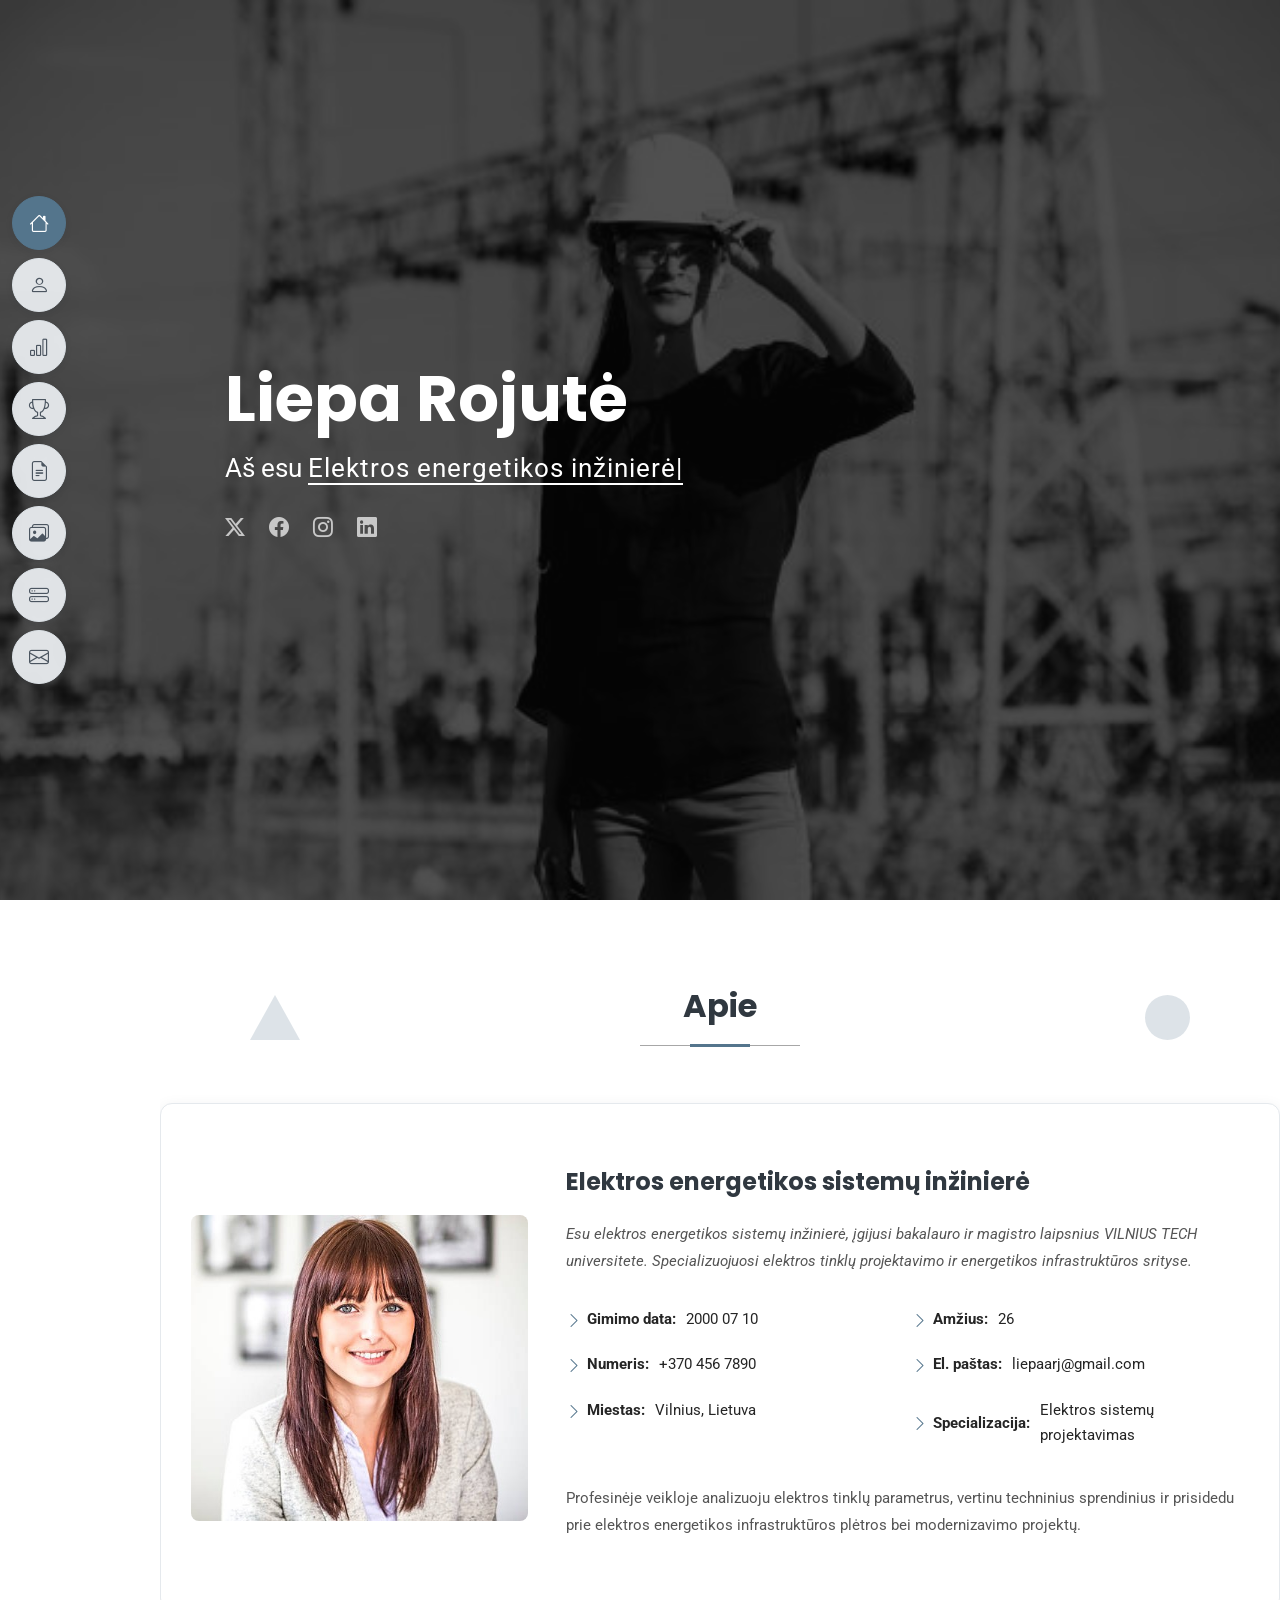
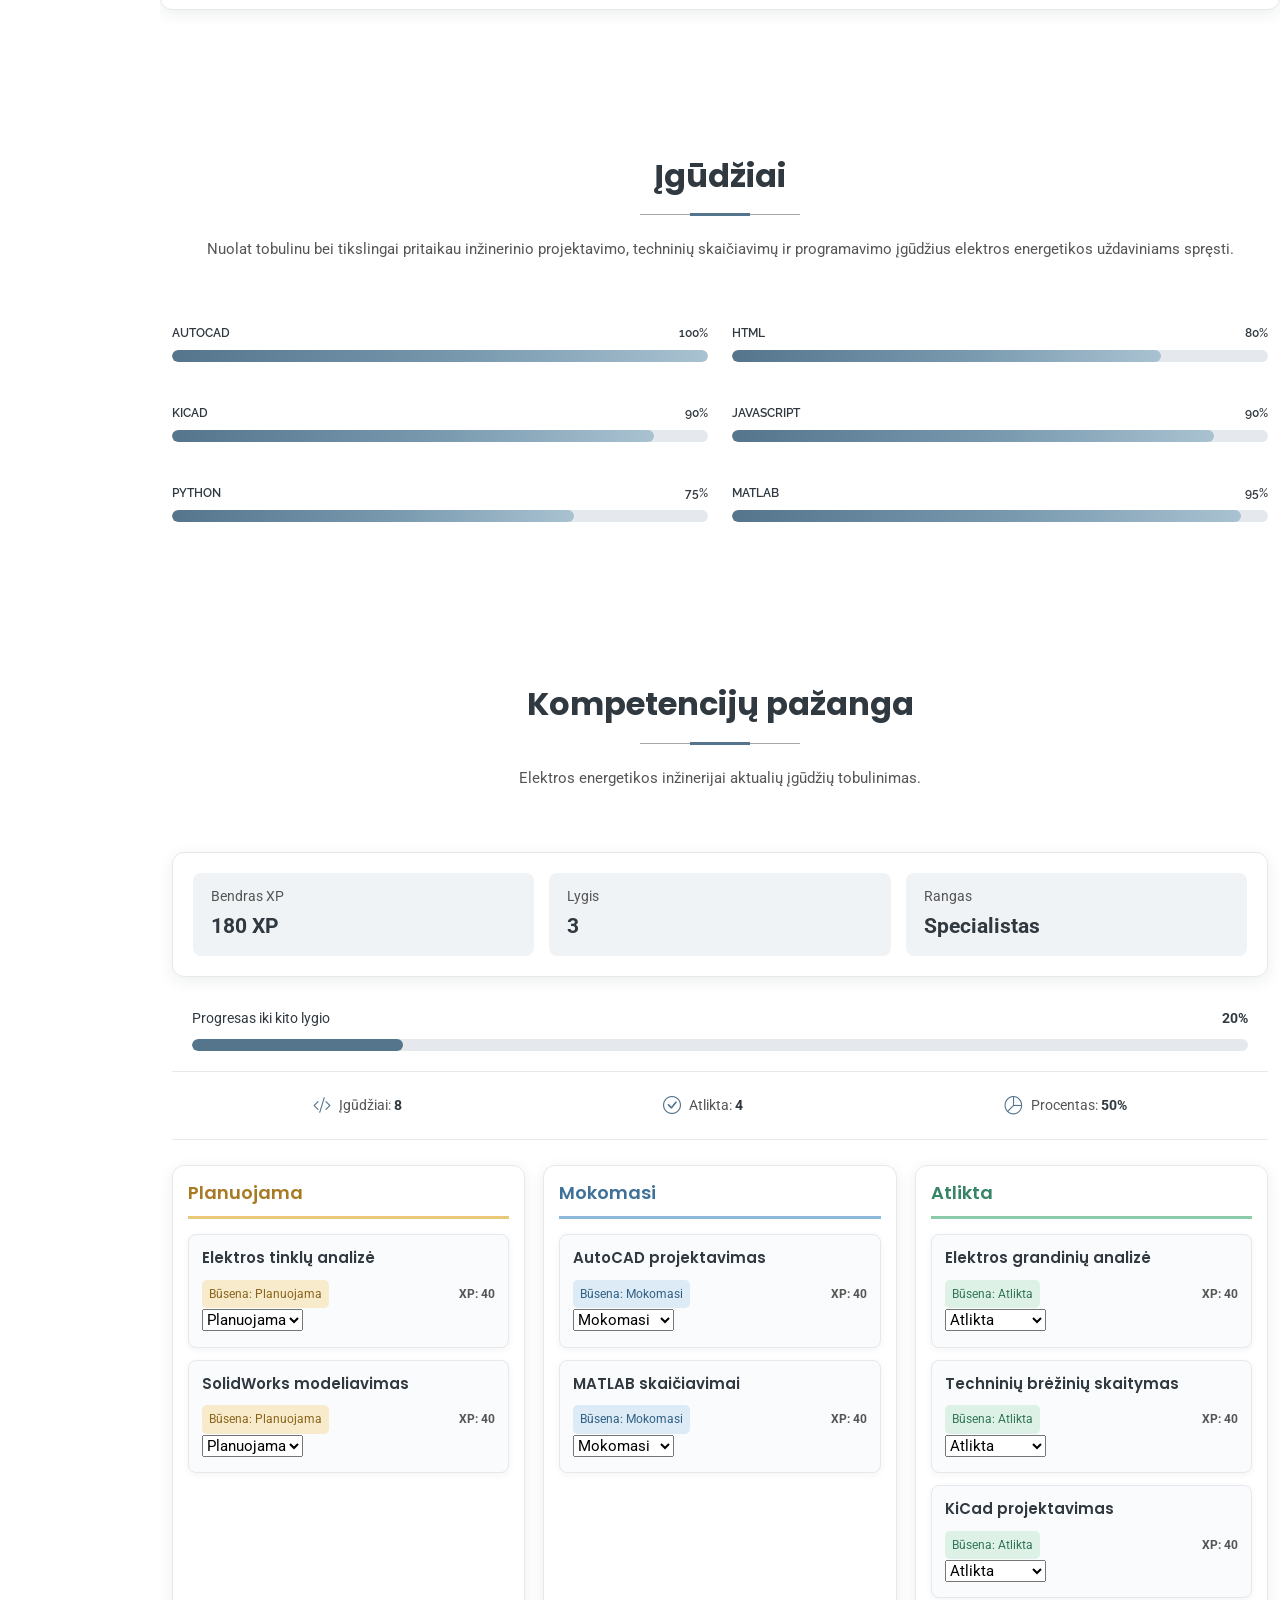
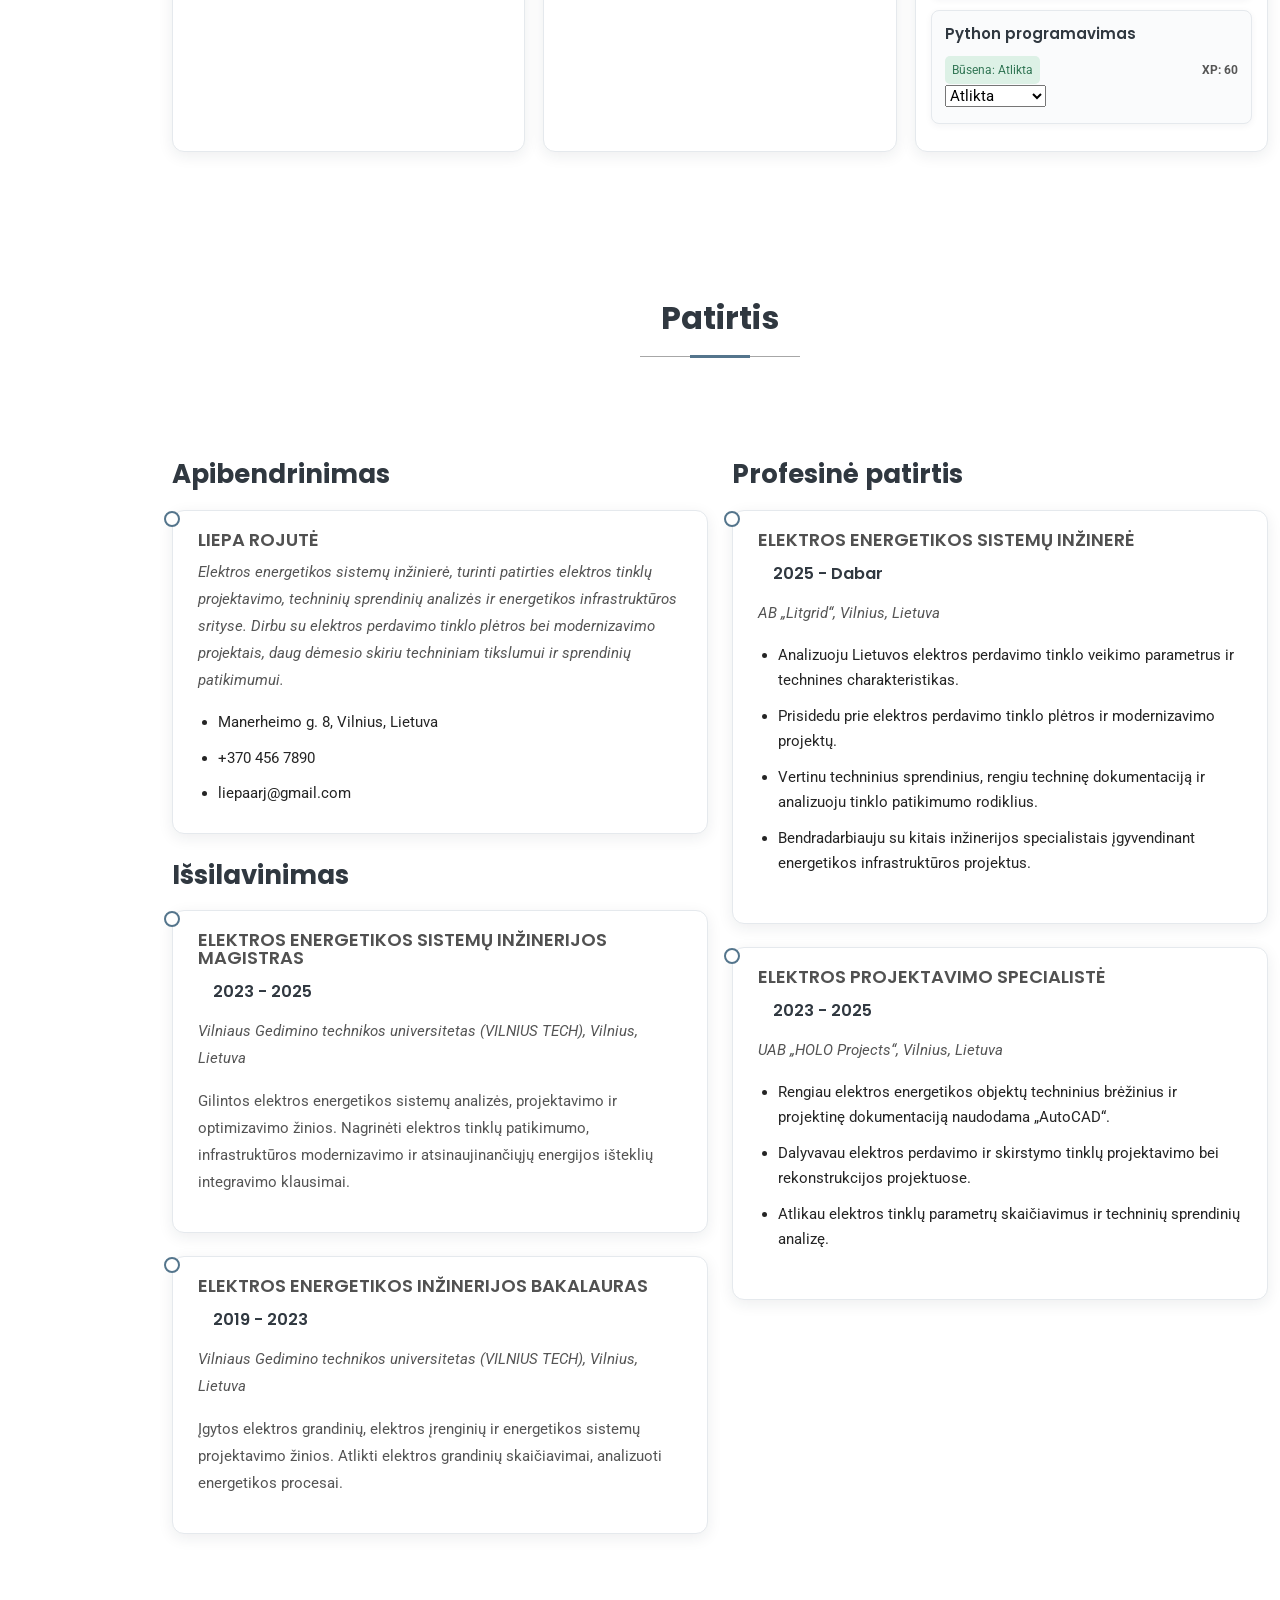
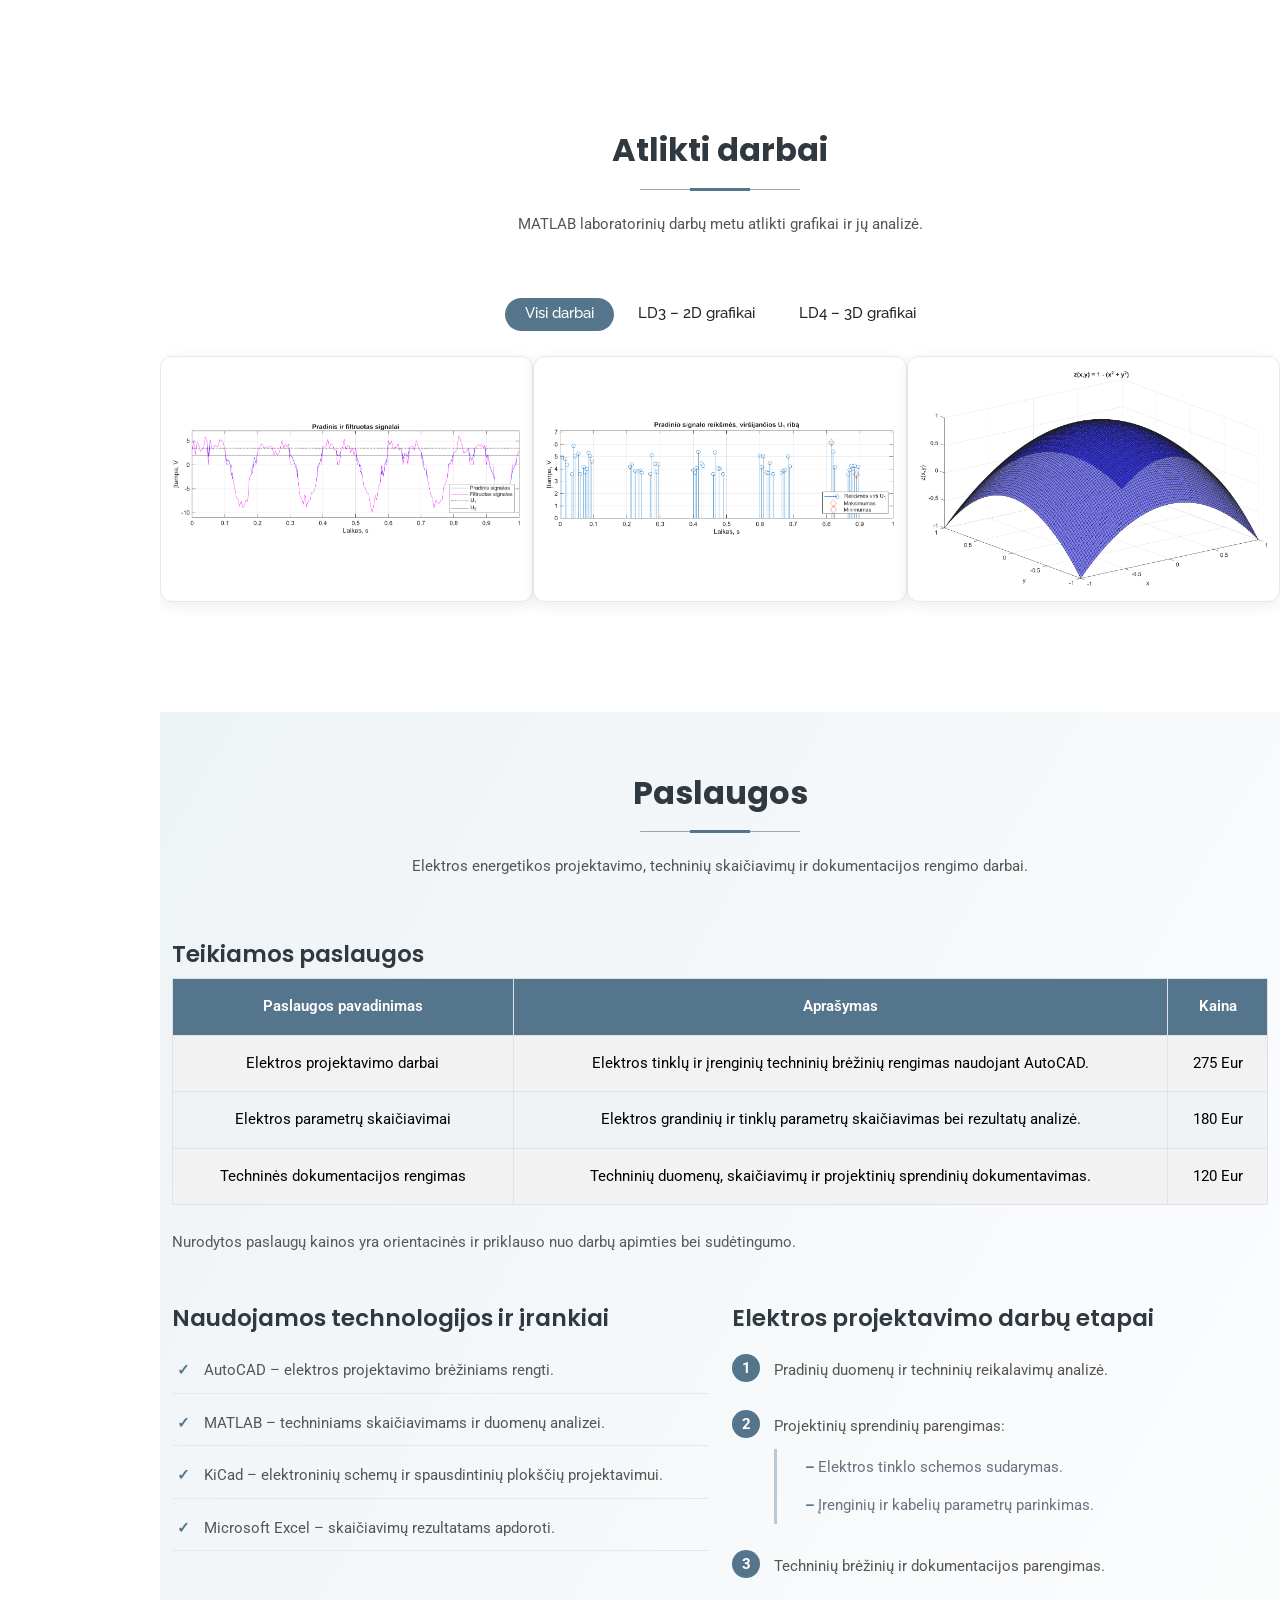
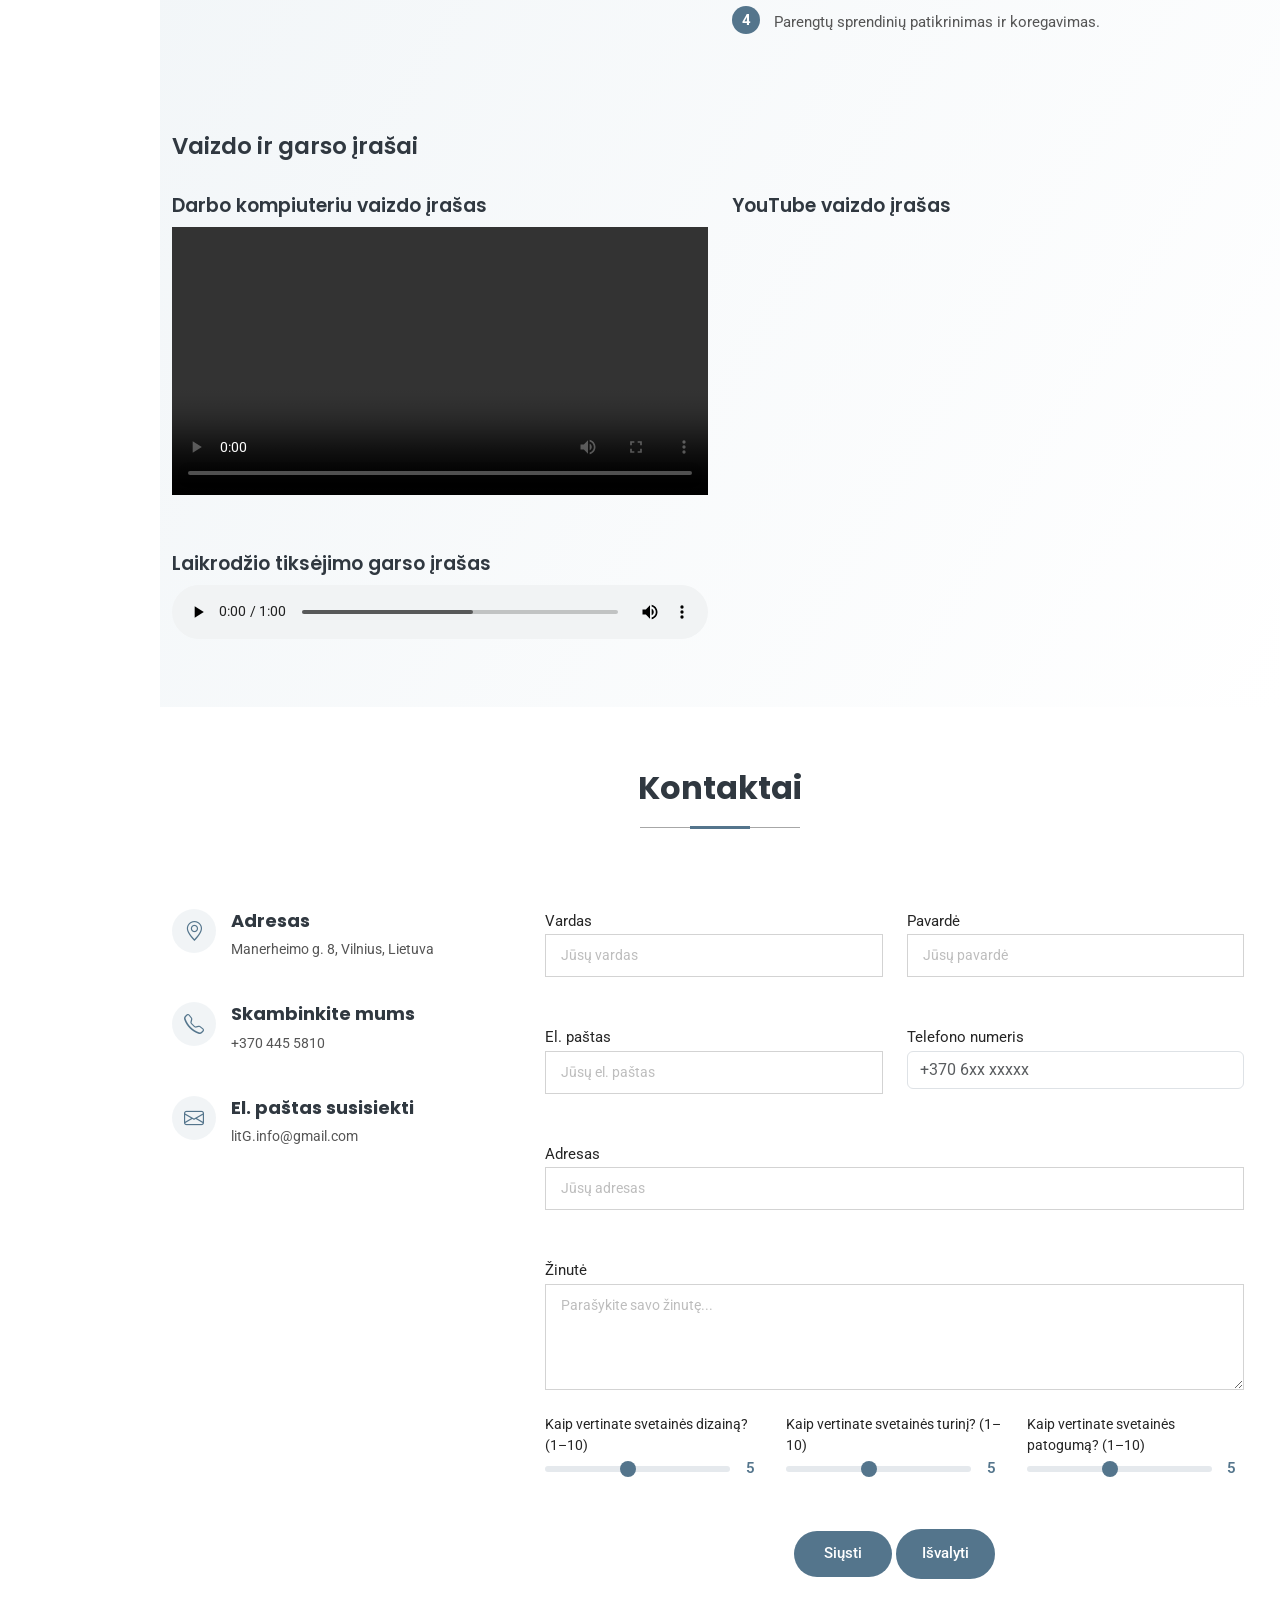
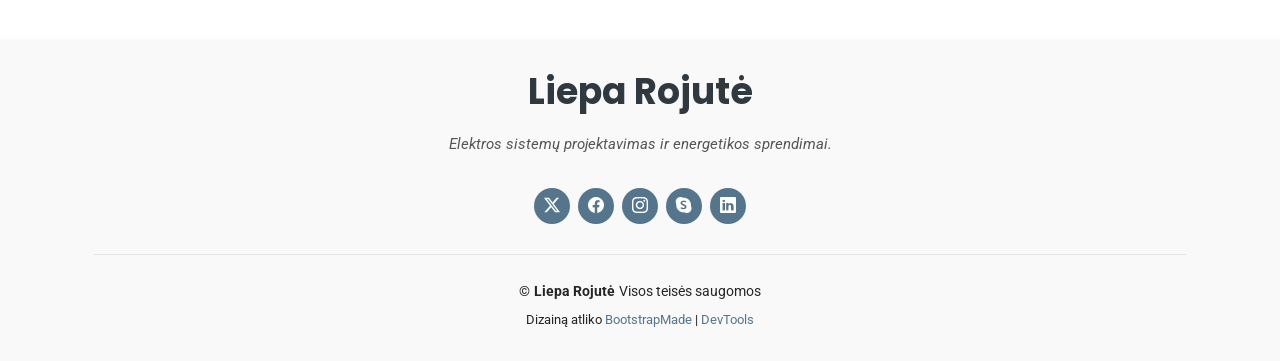
<file: index.html>
<!DOCTYPE html>
<html lang="lt">

<head>
  <meta charset="UTF-8">
  <meta content="width=device-width, initial-scale=1.0" name="viewport">
  <title>Mano CV</title>
  <meta name="author" content="Liepa Rojutė">
  <meta name="description" content="Liepos Rojutės CV puslapis">

  <!-- Favicons -->
  <link href="assets/img/logg.png" rel="icon">
  <link href="assets/img/apple-touch-icon.png" rel="apple-touch-icon">

  <!-- Fonts -->
  <link href="https://fonts.googleapis.com" rel="preconnect">
  <link href="https://fonts.gstatic.com" rel="preconnect" crossorigin>
  <link href="https://fonts.googleapis.com/css2?family=Roboto:ital,wght@0,100;0,300;0,400;0,500;0,700;0,900;1,100;1,300;1,400;1,500;1,700;1,900&family=Poppins:ital,wght@0,100;0,200;0,300;0,400;0,500;0,600;0,700;0,800;0,900;1,100;1,200;1,300;1,400;1,500;1,600;1,700;1,800;1,900&family=Raleway:ital,wght@0,100;0,200;0,300;0,400;0,500;0,600;0,700;0,800;0,900;1,100;1,200;1,300;1,400;1,500;1,600;1,700;1,800;1,900&display=swap" rel="stylesheet">

  <!-- Vendor CSS Files -->
  <link href="assets/vendor/bootstrap/css/bootstrap.min.css" rel="stylesheet">
  <link href="assets/vendor/bootstrap-icons/bootstrap-icons.css" rel="stylesheet">
  <link href="assets/vendor/aos/aos.css" rel="stylesheet">
  <link href="assets/vendor/glightbox/css/glightbox.min.css" rel="stylesheet">
  <link href="assets/vendor/swiper/swiper-bundle.min.css" rel="stylesheet">

  <!-- Main CSS File -->
  <link href="assets/css/main.css" rel="stylesheet">

  <!-- Custom CSS File -->
<link href="assets/css/custom.css" rel="stylesheet">

  <!-- =======================================================
  * Template Name: MyResume
  * Template URL: https://bootstrapmade.com/free-html-bootstrap-template-my-resume/
  * Updated: Jun 29 2024 with Bootstrap v5.3.3
  * Author: BootstrapMade.com
  * License: https://bootstrapmade.com/license/
  ======================================================== -->
</head>

<body class="index-page">

  <header id="header" class="header d-flex flex-column justify-content-center">

    <i class="header-toggle d-xl-none bi bi-list"></i>

    <nav id="navmenu" class="navmenu">
      <ul>
        <li><a href="#hero" class="active"><i class="bi bi-house navicon"></i><span>Pagrindinis</span></a></li>
        <li><a href="#about"><i class="bi bi-person navicon"></i><span>Apie</span></a></li>
        <li><a href="#skills"><i class="bi bi-bar-chart navicon"></i><span>Įgūdžiai</span></a></li>
        <li><a href="#competencies"><i class="bi bi-trophy navicon"></i><span>Kompetencijos</span></a></li>
        <li><a href="#resume"><i class="bi bi-file-earmark-text navicon"></i><span>Patirtis</span></a></li>
        <li><a href="#portfolio"><i class="bi bi-images navicon"></i><span>Portfolio</span></a></li>
        <li><a href="#services"><i class="bi bi-hdd-stack navicon"></i><span>Paslaugos</span></a></li>
        <li><a href="#contact"><i class="bi bi-envelope navicon"></i><span>Kontaktai</span></a></li>
      </ul>
    </nav>

  </header>

  <main class="main">

    <!-- Hero Section -->
    <section id="hero" class="hero section dark-background">

      <img src="assets/img/eng.jpg" alt="Pagrindinio puslapio fonas">

      <div class="container" data-aos="zoom-out">
        <div class="row justify-content-center">
          <div class="col-lg-9">
            <h2>Liepa Rojutė</h2>
            <p>Aš esu <span class="typed" data-typed-items="Elektros energetikos inžinierė, Atsinaujinančios energetikos specialistė, Elektros sistemų ir tinklų specialistė">Elektros energetikos inžinierė</span><span class="typed-cursor typed-cursor--blink" aria-hidden="true"></span></p>
            <div class="social-links">
              <a href="#"><i class="bi bi-twitter-x"></i></a>
              <a href="#"><i class="bi bi-facebook"></i></a>
              <a href="#"><i class="bi bi-instagram"></i></a>
              <a href="#"><i class="bi bi-linkedin"></i></a>
            </div>
          </div>
        </div>
      </div>

    </section><!-- /Hero Section -->

    <!-- About Section -->
    <section id="about" class="about section">
    
    <div class="about-shapes">
        <span class="about-circle"></span>
        <span class="about-triangle"></span>
    </div>

      <!-- Section Title -->
      <div class="container section-title" data-aos="fade-up">
        <h2>Apie</h2>
      </div><!-- End Section Title -->

      <div class="container" data-aos="fade-up" data-aos-delay="100">

        <div class="row gy-4 justify-content-center">
          <div class="col-lg-4">
            <img src="assets/img/smile.jpg" class="img-fluid" alt="Elektros energetikos sistemų inžinierės (Mano) portretas">
          </div>
          <div class="col-lg-8 content">
            <h2>Elektros energetikos sistemų inžinierė</h2>
            <p class="fst-italic py-3">
              Esu elektros energetikos sistemų inžinierė, įgijusi bakalauro ir magistro laipsnius VILNIUS TECH universitete. Specializuojuosi elektros tinklų projektavimo ir energetikos infrastruktūros srityse.
            </p>
            <div class="row">
              <div class="col-lg-6">
                <ul>
                  <li><i class="bi bi-chevron-right"></i> <strong>Gimimo data:</strong> <span>2000 07 10</span></li>
                  <li><i class="bi bi-chevron-right"></i> <strong>Numeris:</strong> <span>+370 456 7890</span></li>
                  <li><i class="bi bi-chevron-right"></i> <strong>Miestas:</strong> <span>Vilnius, Lietuva</span></li>
                </ul>
              </div>
              <div class="col-lg-6">
                <ul>
                  <li><i class="bi bi-chevron-right"></i> <strong>Amžius:</strong> <span>26</span></li>
                  <li><i class="bi bi-chevron-right"></i> <strong>El. paštas:</strong> <span>liepaarj@gmail.com</span></li>
                  <li><i class="bi bi-chevron-right"></i> <strong>Specializacija:</strong> <span>Elektros sistemų projektavimas</span></li>
                </ul>
              </div>
            </div>
            <p class="py-3">
              Profesinėje veikloje analizuoju elektros tinklų parametrus, vertinu techninius sprendinius ir prisidedu prie elektros energetikos infrastruktūros plėtros bei modernizavimo projektų.
            </p>
          </div>
        </div>

      </div>

    </section><!-- /About Section -->

    <!-- Skills Section -->
    <section id="skills" class="skills section">

      <!-- Section Title -->
      <div class="container section-title" data-aos="fade-up">
        <h2>Įgūdžiai</h2>
        <p>Nuolat tobulinu bei tikslingai pritaikau inžinerinio projektavimo, techninių skaičiavimų ir programavimo įgūdžius elektros energetikos uždaviniams spręsti.</p>
      </div><!-- End Section Title -->

      <div class="container" data-aos="fade-up" data-aos-delay="100">

        <div class="row skills-content skills-animation">

          <div class="col-lg-6">

            <div class="progress">
              <span class="skill"><span>AutoCAD</span> <i class="val">100%</i></span>
              <div class="progress-bar-wrap">
                <div class="progress-bar" role="progressbar" aria-valuenow="100" aria-valuemin="0" aria-valuemax="100"></div>
              </div>
            </div><!-- End Skills Item -->

            <div class="progress">
              <span class="skill"><span>KiCAD</span> <i class="val">90%</i></span>
              <div class="progress-bar-wrap">
                <div class="progress-bar" role="progressbar" aria-valuenow="90" aria-valuemin="0" aria-valuemax="100"></div>
              </div>
            </div><!-- End Skills Item -->

            <div class="progress">
              <span class="skill"><span>Python</span> <i class="val">75%</i></span>
              <div class="progress-bar-wrap">
                <div class="progress-bar" role="progressbar" aria-valuenow="75" aria-valuemin="0" aria-valuemax="100"></div>
              </div>
            </div><!-- End Skills Item -->

          </div>

          <div class="col-lg-6">

            <div class="progress">
              <span class="skill"><span>HTML</span> <i class="val">80%</i></span>
              <div class="progress-bar-wrap">
                <div class="progress-bar" role="progressbar" aria-valuenow="80" aria-valuemin="0" aria-valuemax="100"></div>
              </div>
            </div><!-- End Skills Item -->

            <div class="progress">
              <span class="skill"><span>JavaScript</span> <i class="val">90%</i></span>
              <div class="progress-bar-wrap">
                <div class="progress-bar" role="progressbar" aria-valuenow="90" aria-valuemin="0" aria-valuemax="100"></div>
              </div>
            </div><!-- End Skills Item -->

            <div class="progress">
              <span class="skill"><span>MATLAB</span> <i class="val">95%</i></span>
              <div class="progress-bar-wrap">
                <div class="progress-bar" role="progressbar" aria-valuenow="95" aria-valuemin="0" aria-valuemax="100"></div>
              </div>
            </div><!-- End Skills Item -->

          </div>

        </div>

      </div>

    </section><!-- /Skills Section -->


<!-- Competencies Section -->
<section id="competencies" class="competencies section">

  <div class="container section-title">
    <h2>Kompetencijų pažanga</h2>
    <p>Elektros energetikos inžinerijai aktualių įgūdžių tobulinimas.</p>
  </div>

  <div class="container">

    <!-- XP, Level and Rank -->
    <div class="competency-summary">

      <div class="summary-item">
        <span>Bendras XP</span>
        <strong id="total-xp">180 XP</strong>
      </div>

      <div class="summary-item">
        <span>Lygis</span>
        <strong id="current-level">3</strong>
      </div>

      <div class="summary-item">
        <span>Rangas</span>
        <strong id="current-rank">Specialistas</strong>
      </div>

    </div>

    <!-- XP Progress -->
    <div class="xp-progress">

      <div class="xp-progress-heading">
        <span>Progresas iki kito lygio</span>
        <strong id="xp-progress-percent">20%</strong>
      </div>

      <div class="xp-progress-bar">
        <div class="xp-progress-fill" id="xp-progress-fill"></div>
      </div>

    </div>

    <!-- Skills Statistics -->
    <div class="competency-stats">

      <div class="stat-item">
        <i class="bi bi-code-slash"></i>
        <span>Įgūdžiai: <strong id="skills-total-count">8</strong></span>
      </div>

      <div class="stat-item">
        <i class="bi bi-check-circle"></i>
        <span>Atlikta: <strong id="skills-completed-count">4</strong></span>
      </div>

      <div class="stat-item">
        <i class="bi bi-pie-chart"></i>
        <span>Procentas: <strong id="skills-completed-percent">50%</strong></span>
      </div>

    </div>


    <!-- Skill Kanban Board -->
    <div class="skill-board">

      <!-- Planned -->
      <div class="skill-column planned">
        <h3>Planuojama</h3>
      </div>

      <!-- Learning -->
      <div class="skill-column learning">
        <h3>Mokomasi</h3>
      </div>

      <!-- Completed -->
      <div class="skill-column completed">
        <h3>Atlikta</h3>
      </div>

    </div>


</section>
<!-- /Competencies Section -->


    <!-- Resume Section -->
    <section id="resume" class="resume section">

      <!-- Section Title -->
      <div class="container section-title" data-aos="fade-up">
        <h2>Patirtis</h2>
      </div><!-- End Section Title -->

      <div class="container">

        <div class="row">

          <div class="col-lg-6" data-aos="fade-up" data-aos-delay="100">
            <h3 class="resume-title">Apibendrinimas</h3>

            <div class="resume-item pb-0">
              <h4>Liepa Rojutė</h4>
              <p><em>Elektros energetikos sistemų inžinierė, turinti patirties elektros tinklų projektavimo, techninių sprendinių analizės ir energetikos infrastruktūros srityse. Dirbu su elektros perdavimo tinklo plėtros bei modernizavimo projektais, daug dėmesio skiriu techniniam tikslumui ir sprendinių patikimumui.</em></p>
              <ul>
                <li>Manerheimo g. 8, Vilnius, Lietuva</li>
                <li>+370 456 7890</li>
                <li>liepaarj@gmail.com</li>
              </ul>
            </div><!-- End Resume Item -->

            <h3 class="resume-title">Išsilavinimas</h3>
            <div class="resume-item">
              <h4>ELEKTROS ENERGETIKOS SISTEMŲ INŽINERIJOS MAGISTRAS</h4>
              <h5>2023 - 2025</h5>
              <p><em>Vilniaus Gedimino technikos universitetas (VILNIUS TECH), Vilnius, Lietuva</em></p>
              <p>Gilintos elektros energetikos sistemų analizės, projektavimo ir optimizavimo žinios. Nagrinėti elektros tinklų patikimumo, infrastruktūros modernizavimo ir atsinaujinančiųjų energijos išteklių integravimo klausimai.</p>
            </div><!-- End Resume Item -->

            <div class="resume-item">
              <h4>ELEKTROS ENERGETIKOS INŽINERIJOS BAKALAURAS</h4>
              <h5>2019 - 2023</h5>
              <p><em>Vilniaus Gedimino technikos universitetas (VILNIUS TECH), Vilnius, Lietuva</em></p>
              <p>Įgytos elektros grandinių, elektros įrenginių ir energetikos sistemų projektavimo žinios. Atlikti elektros grandinių skaičiavimai, analizuoti energetikos procesai.</p>
            </div><!-- End Resume Item -->

          </div>

          <div class="col-lg-6" data-aos="fade-up" data-aos-delay="200">
            <h3 class="resume-title">Profesinė patirtis</h3>
            <div class="resume-item">
              <h4>ELEKTROS ENERGETIKOS SISTEMŲ INŽINERĖ</h4>
              <h5>2025 - Dabar</h5>
              <p><em>AB „Litgrid“, Vilnius, Lietuva</em></p>
              <ul>
                <li>Analizuoju Lietuvos elektros perdavimo tinklo veikimo parametrus ir technines charakteristikas.</li>
                <li>Prisidedu prie elektros perdavimo tinklo plėtros ir modernizavimo projektų.</li>
                <li>Vertinu techninius sprendinius, rengiu techninę dokumentaciją ir analizuoju tinklo patikimumo rodiklius.</li>
                <li>Bendradarbiauju su kitais inžinerijos specialistais įgyvendinant energetikos infrastruktūros projektus.</li>
              </ul>
            </div><!-- End Resume Item -->

            <div class="resume-item">
              <h4>ELEKTROS PROJEKTAVIMO SPECIALISTĖ</h4>
              <h5>2023 - 2025</h5>
              <p><em>UAB „HOLO Projects“, Vilnius, Lietuva</em></p>
              <ul>
                <li>Rengiau elektros energetikos objektų techninius brėžinius ir projektinę dokumentaciją naudodama „AutoCAD“.</li>
                <li>Dalyvavau elektros perdavimo ir skirstymo tinklų projektavimo bei rekonstrukcijos projektuose.</li>
                <li>Atlikau elektros tinklų parametrų skaičiavimus ir techninių sprendinių analizę.</li>
              </ul>
            </div><!-- End Resume Item -->

          </div>

        </div>

      </div>

    </section><!-- /Resume Section -->

    <!-- Portfolio Section -->
    <section id="portfolio" class="portfolio section">

      <!-- Section Title -->
      <div class="container section-title" data-aos="fade-up">
        <h2>Atlikti darbai</h2>
        <p>MATLAB laboratorinių darbų metu atlikti grafikai ir jų analizė.</p>
      </div><!-- End Section Title -->

      <div class="container">

        <div class="isotope-layout" data-default-filter="*" data-layout="masonry" data-sort="original-order">

          <ul class="portfolio-filters isotope-filters" data-aos="fade-up" data-aos-delay="100">
          <li data-filter="*" class="filter-active">Visi darbai</li>
        <li data-filter=".filter-ld3">LD3 – 2D grafikai</li>
        <li data-filter=".filter-ld4">LD4 – 3D grafikai</li>
          </ul><!-- End Portfolio Filters -->

          <div class="row gy-4 isotope-container" data-aos="fade-up" data-aos-delay="200">

            <!-- LD3: Signalų filtravimas -->

            <div class="col-lg-4 col-md-6 portfolio-item isotope-item filter-ld3">
          <img src="assets/img/LD3_signalai.png"
     class="img-fluid"
     style="width: 100%; height: 220px; object-fit: contain;"
     alt="Pradinio ir filtruoto signalų grafikas">

          <div class="portfolio-info">
            <h4>Signalų filtravimas</h4>
            <p>LD3 – papildoma užduotis. Pradinio ir filtruoto signalų palyginimas, pažymint filtravimo ribas U1 ir U2.</p>
            <a href="assets/img/LD3_signalai.png"
               title="Signalų filtravimas – LD3"
               data-gallery="portfolio-gallery"
               class="glightbox preview-link">
               <i class="bi bi-zoom-in"></i>
            </a>
          </div>
        </div>
        <!-- End Portfolio Item -->

        <!-- LD3: Signalo reikšmių analizė -->
        <div class="col-lg-4 col-md-6 portfolio-item isotope-item filter-ld3">
          <img src="assets/img/LD3_U1_riba.png"
               class="img-fluid"
               style="width: 100%; height: 220px; object-fit: contain;"
               alt="Signalo reikšmės, viršijančios U1 ribą">

          <div class="portfolio-info">
            <h4>Signalo reikšmių analizė</h4>
            <p>LD3 – papildoma užduotis. Diskrečiuoju formatu pavaizduotos signalo reikšmės, viršijančios U1 ribą, pažymint minimumą ir maksimumą.</p>
            <a href="assets/img/LD3_U1_riba.png"
               title="Signalo reikšmių analizė – LD3"
               data-gallery="portfolio-gallery"
               class="glightbox preview-link">
              <i class="bi bi-zoom-in"></i>
            </a>
          </div>
        </div>
        <!-- End Portfolio Item -->

        <!-- LD4: Trimačio paviršiaus vaizdavimas -->
        <div class="col-lg-4 col-md-6 portfolio-item isotope-item filter-ld4">
          <img src="assets/img/LD4_pavirsius.png"
               class="img-fluid"
               style="width: 100%; height: 220px; object-fit: contain;"
               alt="Trimačio paviršiaus grafikas">

          <div class="portfolio-info">
            <h4>Trimačio paviršiaus vaizdavimas</h4>
            <p>LD4 – papildoma užduotis. Funkcijos z = 1 − (x² + y²) paviršiaus modeliavimas naudojant MATLAB funkcijas surf ir alpha.</p>
            <a href="assets/img/LD4_pavirsius.png"
               title="Trimačio paviršiaus vaizdavimas – LD4"
               data-gallery="portfolio-gallery"
               class="glightbox preview-link">
              <i class="bi bi-zoom-in"></i>
            </a>
          </div>
        </div>
        <!-- End Portfolio Item -->

      </div>
      <!-- End Portfolio Container -->

    </div>

  </div>

</section>
<!-- /Portfolio Section -->

<!-- Services Section -->
<section id="services" class="services section">

  <!-- Section Title -->
  <div class="container section-title" data-aos="fade-up">
    <h2>Paslaugos</h2>
    <p>Elektros energetikos projektavimo, techninių skaičiavimų ir dokumentacijos rengimo darbai.</p>
  </div>
  <!-- End Section Title -->

  <div class="container" data-aos="fade-up" data-aos-delay="100">

    <!-- Services Table -->
    <h3>Teikiamos paslaugos</h3>

    <div class="table-responsive">
      <table class="table table-bordered table-striped">
        <thead>
          <tr>
            <th scope="col">Paslaugos pavadinimas</th>
            <th scope="col">Aprašymas</th>
            <th scope="col">Kaina</th>
          </tr>
        </thead>
        <tbody>
          <tr>
            <td>Elektros projektavimo darbai</td>
            <td>Elektros tinklų ir įrenginių techninių brėžinių rengimas naudojant AutoCAD.</td>
            <td>275 Eur</td>
          </tr>
          <tr>
            <td>Elektros parametrų skaičiavimai</td>
            <td>Elektros grandinių ir tinklų parametrų skaičiavimas bei rezultatų analizė.</td>
            <td>180 Eur</td>
          </tr>
          <tr>
            <td>Techninės dokumentacijos rengimas</td>
            <td>Techninių duomenų, skaičiavimų ir projektinių sprendinių dokumentavimas.</td>
            <td>120 Eur</td>
          </tr>
        </tbody>
      </table>
    </div>
    <!-- End Services Table -->

    <p class="text-muted mt-2">Nurodytos paslaugų kainos yra orientacinės ir priklauso nuo darbų apimties bei sudėtingumo.</p>

    <div class="row gy-4 mt-4">

      <!-- Technologies List -->
      <div class="col-lg-6">
        <h3>Naudojamos technologijos ir įrankiai</h3>
        <ul>
          <li>AutoCAD – elektros projektavimo brėžiniams rengti.</li>
          <li>MATLAB – techniniams skaičiavimams ir duomenų analizei.</li>
          <li>KiCad – elektroninių schemų ir spausdintinių plokščių projektavimui.</li>
          <li>Microsoft Excel – skaičiavimų rezultatams apdoroti.</li>
        </ul>
      </div>
      <!-- End Technologies List -->

      <!-- Work Process List -->
      <div class="col-lg-6">
        <h3>Elektros projektavimo darbų etapai</h3>
        <ol>
          <li>Pradinių duomenų ir techninių reikalavimų analizė.</li>
          <li>Projektinių sprendinių parengimas:
            <ul>
              <li>Elektros tinklo schemos sudarymas.</li>
              <li>Įrenginių ir kabelių parametrų parinkimas.</li>
            </ul>
          </li>
          <li>Techninių brėžinių ir dokumentacijos parengimas.</li>
          <li>Parengtų sprendinių patikrinimas ir koregavimas.</li>
        </ol>
      </div>
      <!-- End Work Process List -->

    </div>

    <!-- Media Section -->
    <div class="row gy-4 mt-5">

      <div class="col-12">
        <h3>Vaizdo ir garso įrašai</h3>
      </div>

      <div class="col-lg-6">
        <h4>Darbo kompiuteriu vaizdo įrašas</h4>

        <video controls width="100%" preload="metadata">
          <source src="assets/media/typing-video.mp4" type="video/mp4">
          Jūsų naršyklė nepalaiko vaizdo įrašo atkūrimo.
        </video>
      </div>

      <div class="col-lg-6">
        <h4>YouTube vaizdo įrašas</h4>

        <div class="ratio ratio-16x9">
          <iframe
            src="https://www.youtube.com/embed/BoUVIhtqjAw"
            title="YouTube vaizdo įrašas"
            allowfullscreen>
          </iframe>
        </div>
      </div>

      <div class="col-lg-6">
        <h4>Laikrodžio tiksėjimo garso įrašas</h4>

        <audio controls preload="metadata" style="width: 100%;">
          <source src="assets/media/clock-audio.mp3" type="audio/mpeg">
          Jūsų naršyklė nepalaiko garso įrašo atkūrimo.
        </audio>
      </div>

    </div>
    <!-- End Media Section -->

  </div>

</section>
<!-- /Services Section -->

    <!-- Contact Section -->
    <section id="contact" class="contact section">

      <!-- Section Title -->
      <div class="container section-title" data-aos="fade-up">
        <h2>Kontaktai</h2>
      </div><!-- End Section Title -->

      <div class="container" data-aos="fade" data-aos-delay="100">

        <div class="row gy-4">

          <div class="col-lg-4">
            <div class="info-item d-flex" data-aos="fade-up" data-aos-delay="200">
              <i class="bi bi-geo-alt flex-shrink-0"></i>
              <div>
                <h3>Adresas</h3>
                <p>Manerheimo g. 8, Vilnius, Lietuva</p>
              </div>
            </div><!-- End Info Item -->

            <div class="info-item d-flex" data-aos="fade-up" data-aos-delay="300">
              <i class="bi bi-telephone flex-shrink-0"></i>
              <div>
                <h3>Skambinkite mums</h3>
                <p>+370 445 5810</p>
              </div>
            </div><!-- End Info Item -->

            <div class="info-item d-flex" data-aos="fade-up" data-aos-delay="400">
              <i class="bi bi-envelope flex-shrink-0"></i>
              <div>
                <h3>El. paštas susisiekti</h3>
                <p>litG.info@gmail.com</p>
              </div>
            </div><!-- End Info Item -->

          </div>

          <div class="col-lg-8">
            
            <form class="php-email-form custom-contact-form"
                  id="contact-form"
                  novalidate
                  data-aos="fade-up"
                  data-aos-delay="200">

              <div class="row gy-4">

                <!-- Vardas -->
                <div class="col-md-6">
                  <label for="firstName">Vardas</label>
                  <input type="text" id="firstName" name="firstName"
                        class="form-control" placeholder="Jūsų vardas"
                        data-field required>
                  <small class="field-error" id="firstName-error"></small>
                </div>

                <!-- Pavardė -->
                <div class="col-md-6">
                  <label for="lastName">Pavardė</label>
                  <input type="text" id="lastName" name="lastName"
                        class="form-control" placeholder="Jūsų pavardė"
                        data-field required>
                  <small class="field-error" id="lastName-error"></small>
                </div>

                <!-- El. paštas -->
                <div class="col-md-6">
                  <label for="email">El. paštas</label>
                  <input type="email" id="email" name="email"
                        class="form-control" placeholder="Jūsų el. paštas"
                        data-field required>
                  <small class="field-error" id="email-error"></small>
                </div>

                <!-- Telefono numeris -->
                <div class="col-md-6">
                  <label for="phone">Telefono numeris</label>
                  <input type="tel" id="phone" name="phone"
                        class="form-control" placeholder="+370 6xx xxxxx"
                        maxlength="14" inputmode="numeric"
                        data-field required>
                  <small class="field-error" id="phone-error"></small>
                </div>

                <!-- Adresas -->
                <div class="col-md-12">
                  <label for="address">Adresas</label>
                  <input type="text" id="address" name="address"
                        class="form-control" placeholder="Jūsų adresas"
                        data-field required>
                  <small class="field-error" id="address-error"></small>
                </div>

                <!-- Žinutė -->
                <div class="col-md-12">
                  <label for="message">Žinutė</label>
                  <textarea id="message" name="message"
                            class="form-control" rows="4"
                            placeholder="Parašykite savo žinutę..."></textarea>
                </div>

                <!-- Vertinimo klausimai -->

                <div class="col-md-4 rating-field">
                  <label for="rating1">
                    Kaip vertinate svetainės dizainą? (1–10)
                  </label>

                  <div class="d-flex align-items-center gap-2">
                    <input type="range" id="rating1" name="rating1"
                          class="form-range" min="1" max="10" step="1"
                          value="5" data-field required>

                    <output id="rating1-value" for="rating1">5</output>
                  </div>

                  <small class="field-error" id="rating1-error"></small>
                </div>

                <div class="col-md-4 rating-field">
                  <label for="rating2">
                    Kaip vertinate svetainės turinį? (1–10)
                  </label>

                  <div class="d-flex align-items-center gap-2">
                    <input type="range" id="rating2" name="rating2"
                          class="form-range" min="1" max="10" step="1"
                          value="5" data-field required>

                    <output id="rating2-value" for="rating2">5</output>
                  </div>

                  <small class="field-error" id="rating2-error"></small>
                </div>

                <div class="col-md-4 rating-field">
                  <label for="rating3">
                    Kaip vertinate svetainės patogumą? (1–10)
                  </label>

                  <div class="d-flex align-items-center gap-2">
                    <input type="range" id="rating3" name="rating3"
                          class="form-range" min="1" max="10" step="1"
                          value="5" data-field required>

                    <output id="rating3-value" for="rating3">5</output>
                  </div>

                  <small class="field-error" id="rating3-error"></small>
                </div>

                <!-- Mygtukai -->
                <div class="col-md-12 text-center">
                  <button type="submit" id="submit-btn" disabled>
                    Siųsti
                  </button>

                  <button type="button" id="clear-btn">
                    Išvalyti
                  </button>
                </div>

              </div>

              <!-- Formos rezultatų atvaizdavimas -->
              <div id="form-results" class="form-results" hidden>
                <h3>Įvesti duomenys</h3>
                <div id="result-details"></div>

                <h4>Įvertinimų vidurkis</h4>
                <p id="rating-average"></p>
              </div>

            </form>

          </div><!-- End Contact Form -->

        </div>

      </div>

    </section><!-- /Contact Section -->

  </main>

  <footer id="footer" class="footer position-relative light-background">
    <div class="container">
      <h3 class="sitename">Liepa Rojutė</h3>
      <p>Elektros sistemų projektavimas ir energetikos sprendimai.</p>
      <div class="social-links d-flex justify-content-center">
        <a href=""><i class="bi bi-twitter-x"></i></a>
        <a href=""><i class="bi bi-facebook"></i></a>
        <a href=""><i class="bi bi-instagram"></i></a>
        <a href=""><i class="bi bi-skype"></i></a>
        <a href=""><i class="bi bi-linkedin"></i></a>
      </div>
      <div class="container">
        <div class="copyright">
          <span>©</span><strong class="px-1 sitename">Liepa Rojutė</strong><span>Visos teisės saugomos</span>
        </div>
        <div class="credits">
          <!-- All the links in the footer should remain intact. -->
          <!-- You can delete the links only if you've purchased the pro version. -->
          <!-- Licensing information: https://bootstrapmade.com/license/ -->
          <!-- Purchase the pro version with working PHP/AJAX contact form: [buy-url] -->
          Dizainą atliko <a href="https://bootstrapmade.com/">BootstrapMade</a> | <a href="https://bootstrapmade.com/tools/">DevTools</a>
        </div>
      </div>
    </div>
  </footer>

  <!-- Scroll Top -->
  <a href="#" id="scroll-top" class="scroll-top d-flex align-items-center justify-content-center"><i class="bi bi-arrow-up-short"></i></a>

  <!-- Preloader -->
  <div id="preloader"></div>

  <!-- Vendor JS Files -->
  <script src="assets/vendor/bootstrap/js/bootstrap.bundle.min.js"></script>
  <script src="assets/vendor/aos/aos.js"></script>
  <script src="assets/vendor/typed.js/typed.umd.js"></script>
  <script src="assets/vendor/purecounter/purecounter_vanilla.js"></script>
  <script src="assets/vendor/waypoints/noframework.waypoints.js"></script>
  <script src="assets/vendor/glightbox/js/glightbox.min.js"></script>
  <script src="assets/vendor/imagesloaded/imagesloaded.pkgd.min.js"></script>
  <script src="assets/vendor/isotope-layout/isotope.pkgd.min.js"></script>
  <script src="assets/vendor/swiper/swiper-bundle.min.js"></script>

  <!-- Main JS File -->
  <script src="assets/js/main.js"></script>

  <!-- Custom JS File -->
  <script src="assets/js/custom.js"></script>

</body>

</html>
</file>
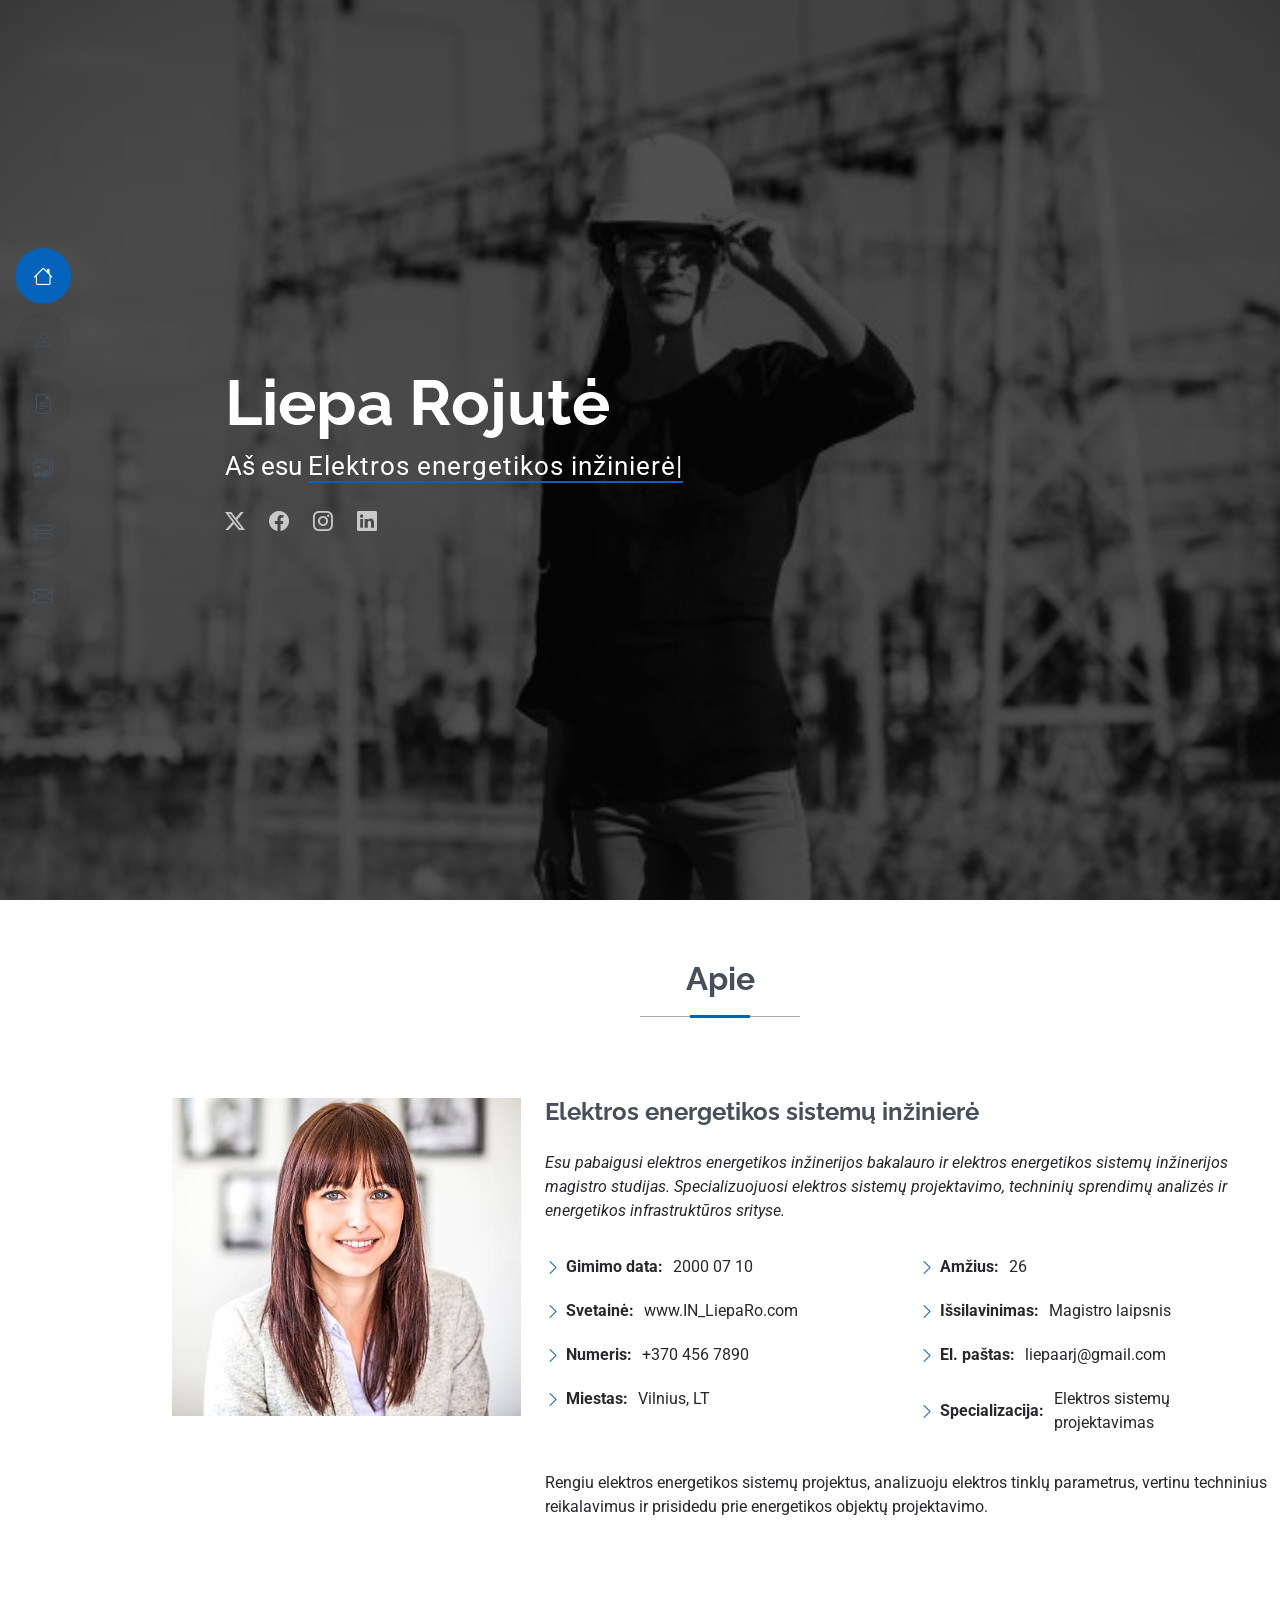
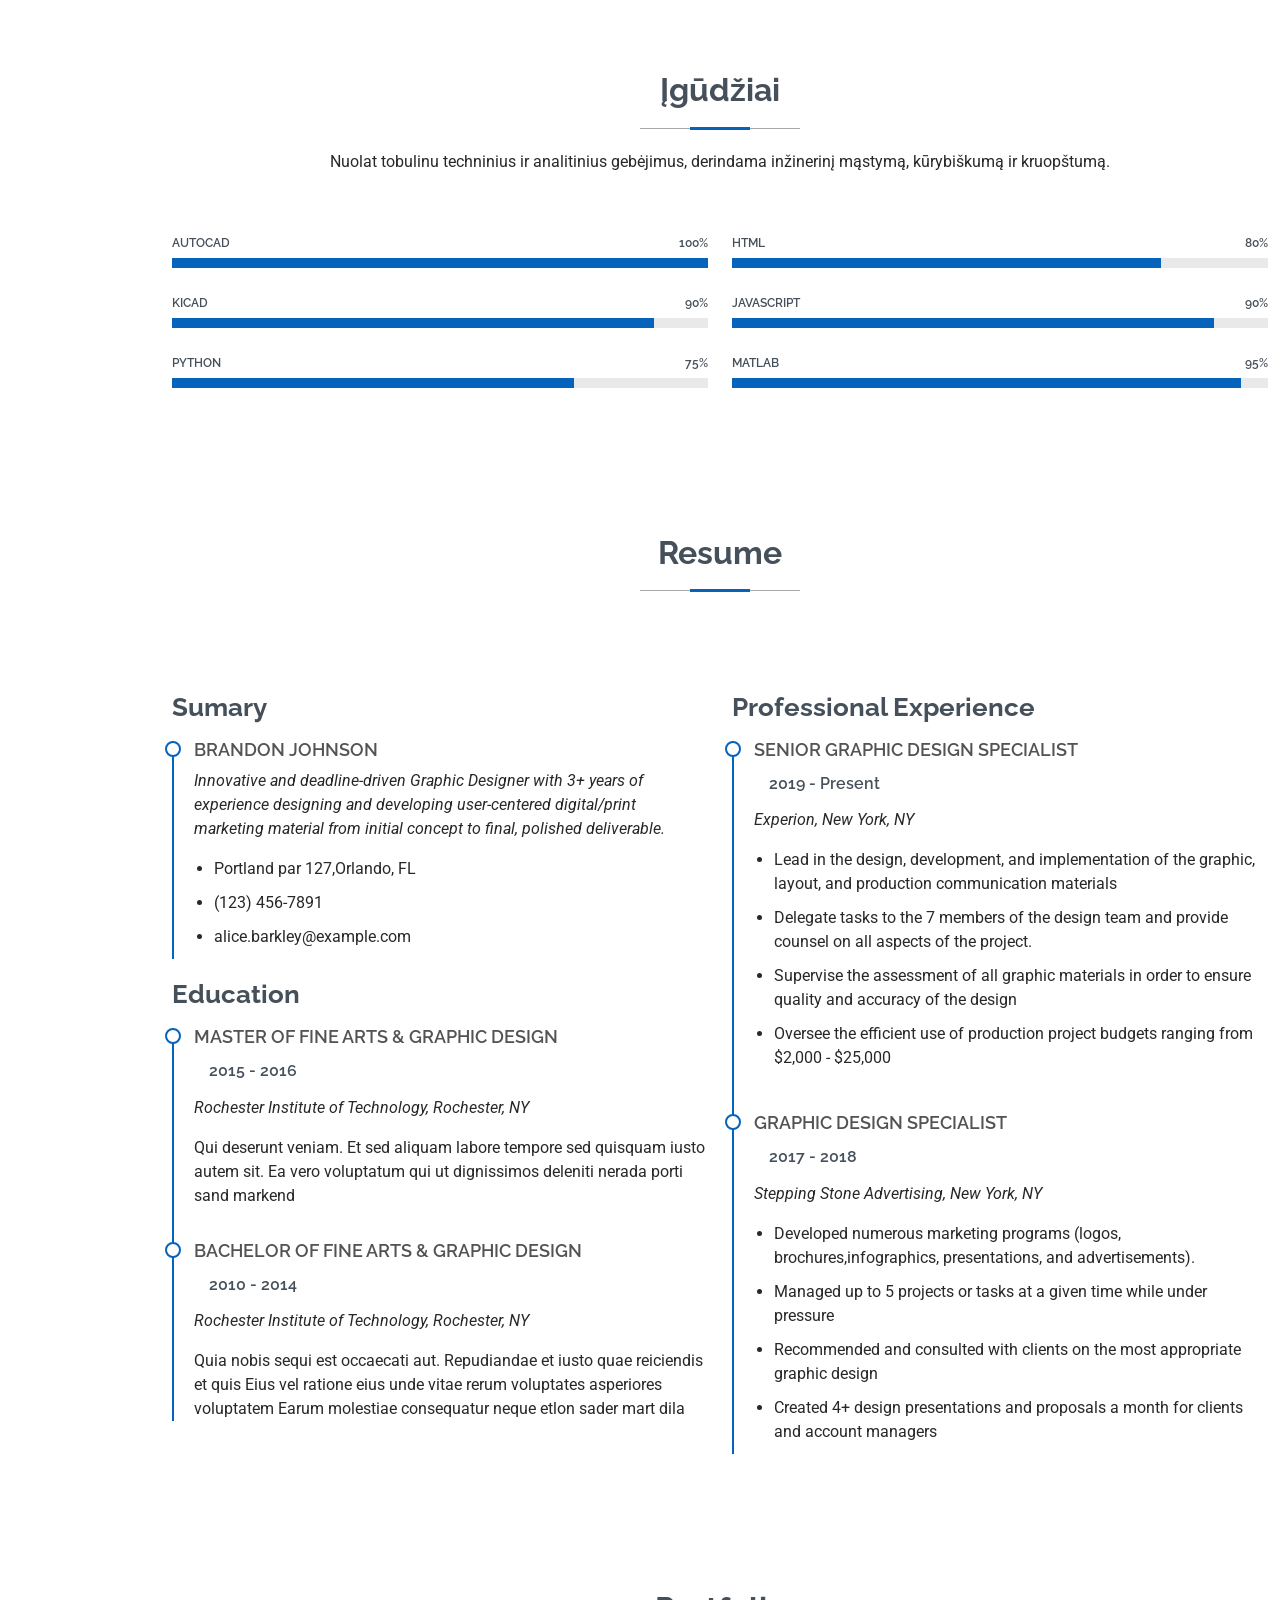
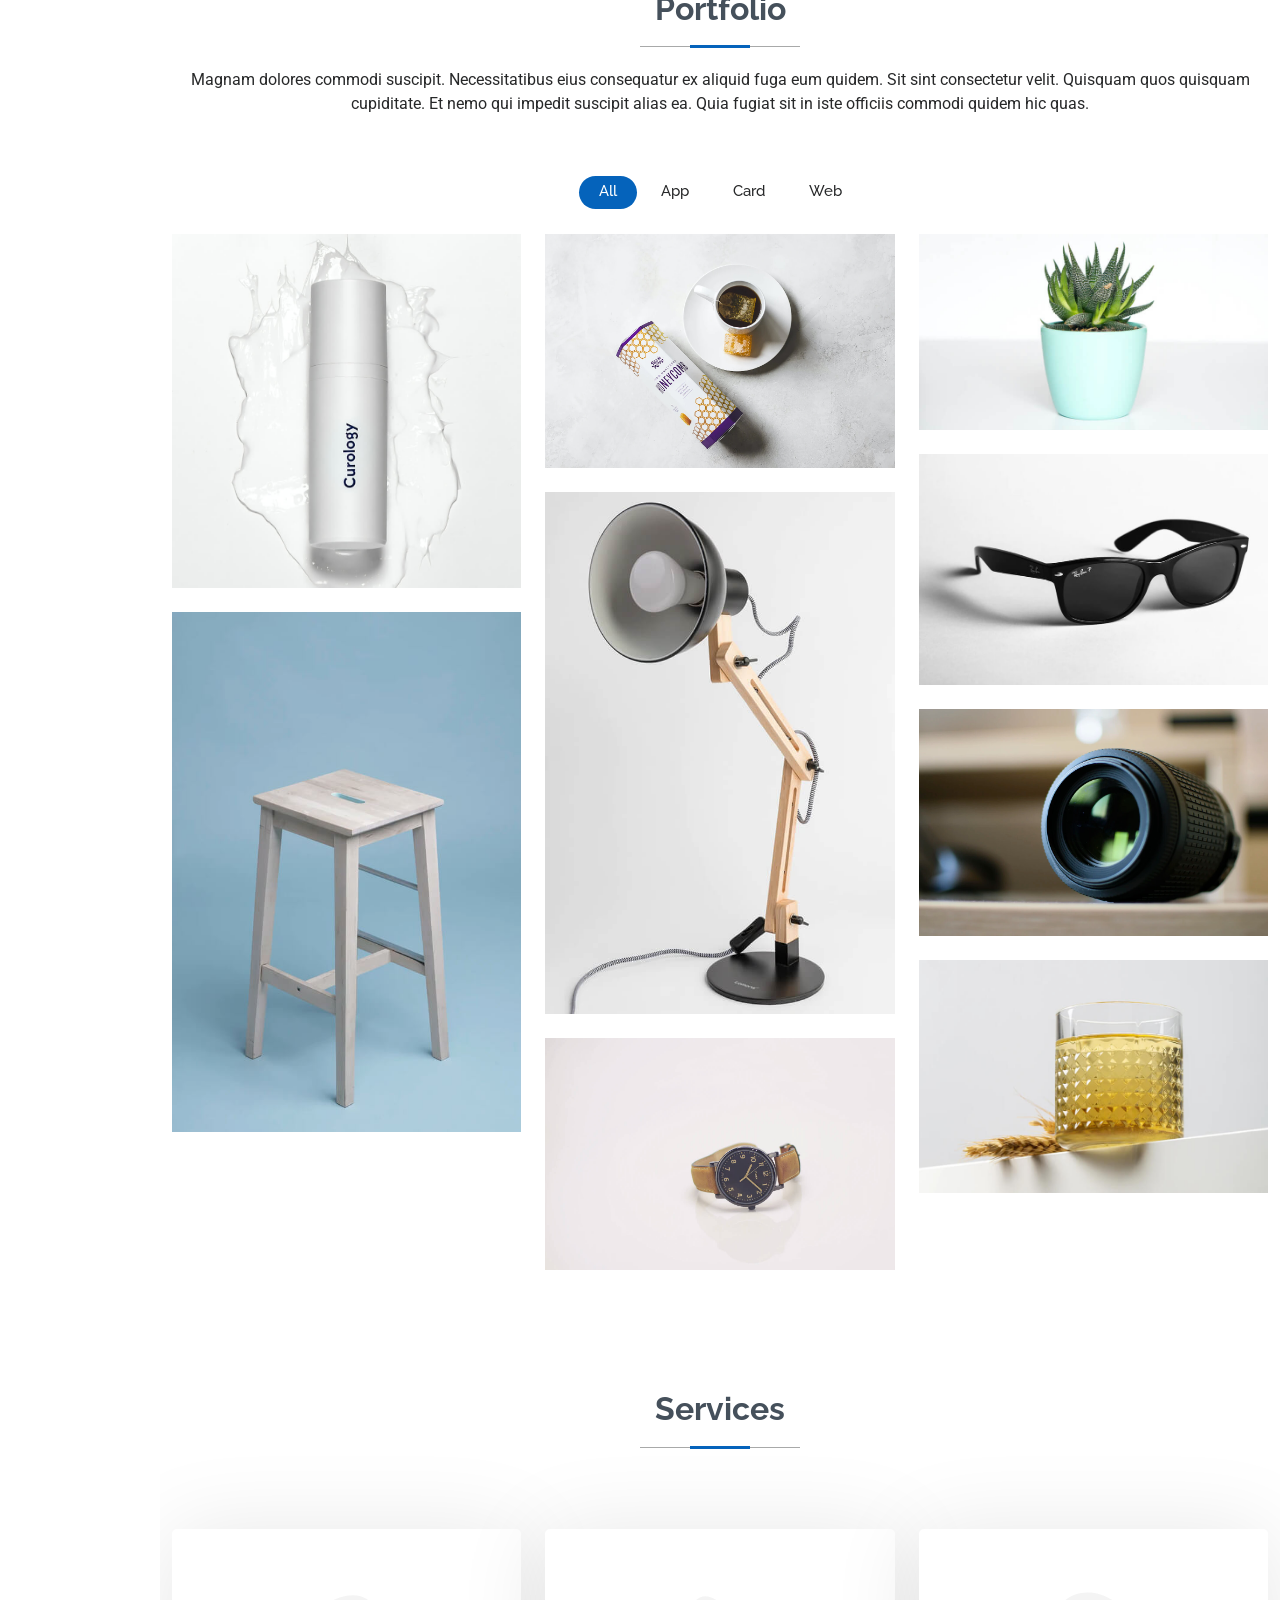
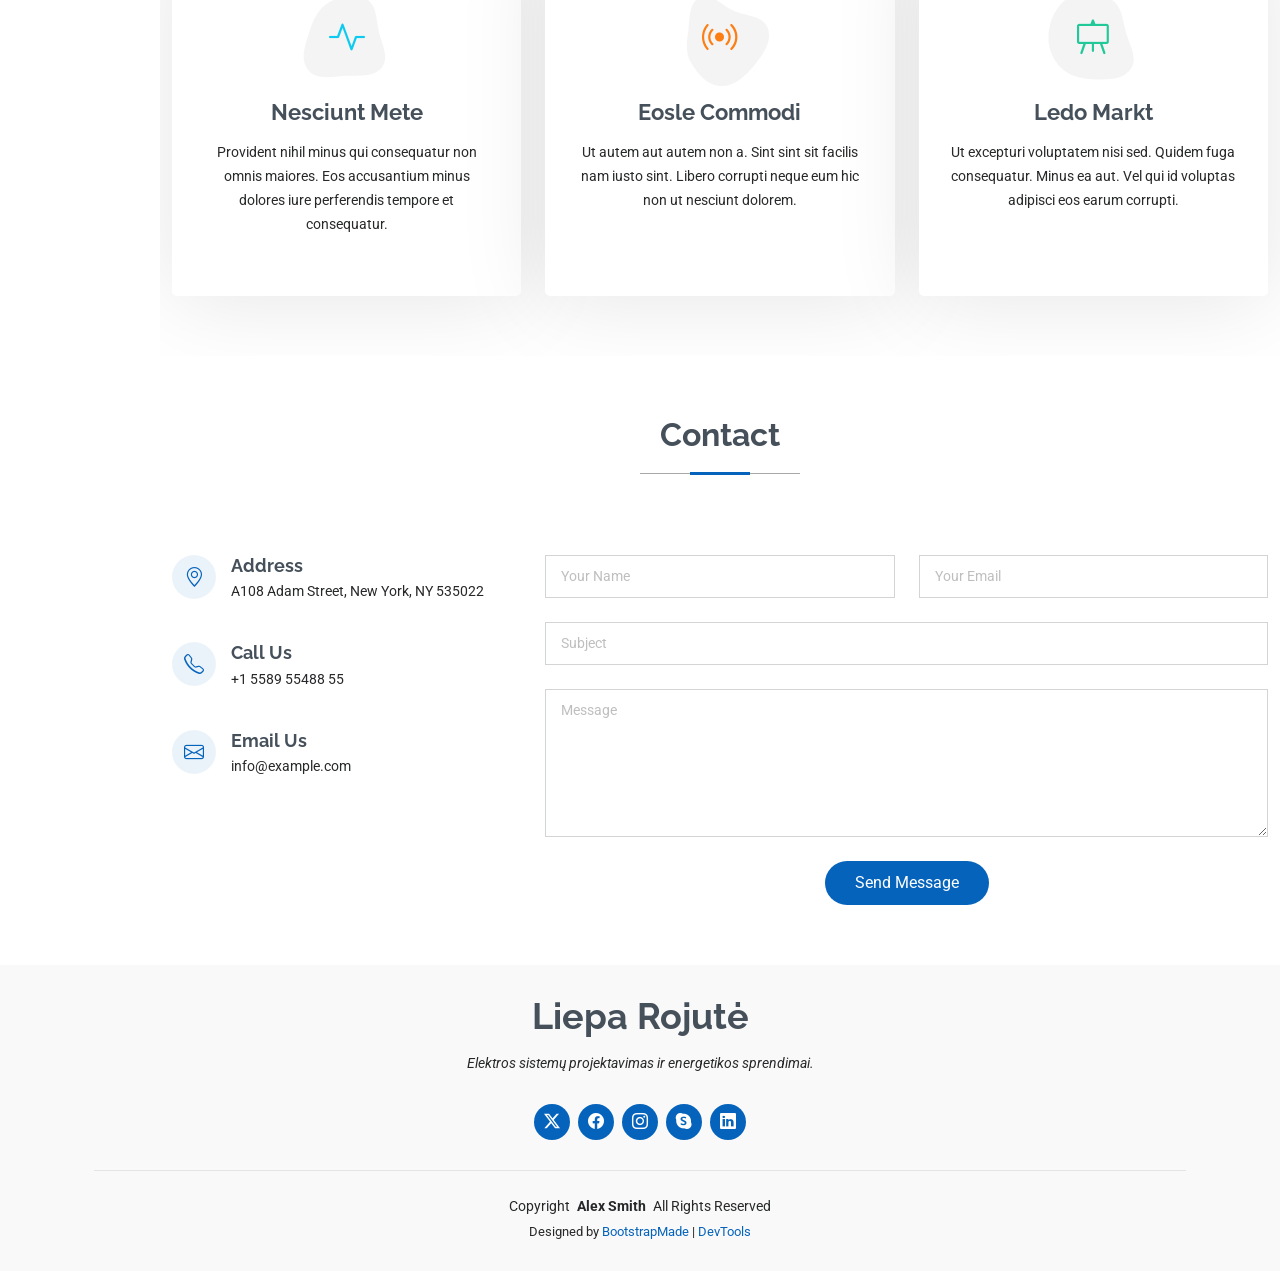
<file: template_2/index.html>
<!DOCTYPE html>
<html lang="lt">

<head>
  <meta charset="UTF-8">
  <meta content="width=device-width, initial-scale=1.0" name="viewport">
  <title>Mano CV</title>
  <meta name="author" content="Liepa Rojutė">
  <meta name="description" content="Liepos Rojutės CV puslapis">
  <meta content="" name="keywords">

  <!-- Favicons -->
  <link href="assets/img/logg.png" rel="icon">
  <link href="assets/img/apple-touch-icon.png" rel="apple-touch-icon">

  <!-- Fonts -->
  <link href="https://fonts.googleapis.com" rel="preconnect">
  <link href="https://fonts.gstatic.com" rel="preconnect" crossorigin>
  <link href="https://fonts.googleapis.com/css2?family=Roboto:ital,wght@0,100;0,300;0,400;0,500;0,700;0,900;1,100;1,300;1,400;1,500;1,700;1,900&family=Poppins:ital,wght@0,100;0,200;0,300;0,400;0,500;0,600;0,700;0,800;0,900;1,100;1,200;1,300;1,400;1,500;1,600;1,700;1,800;1,900&family=Raleway:ital,wght@0,100;0,200;0,300;0,400;0,500;0,600;0,700;0,800;0,900;1,100;1,200;1,300;1,400;1,500;1,600;1,700;1,800;1,900&display=swap" rel="stylesheet">

  <!-- Vendor CSS Files -->
  <link href="assets/vendor/bootstrap/css/bootstrap.min.css" rel="stylesheet">
  <link href="assets/vendor/bootstrap-icons/bootstrap-icons.css" rel="stylesheet">
  <link href="assets/vendor/aos/aos.css" rel="stylesheet">
  <link href="assets/vendor/glightbox/css/glightbox.min.css" rel="stylesheet">
  <link href="assets/vendor/swiper/swiper-bundle.min.css" rel="stylesheet">

  <!-- Main CSS File -->
  <link href="assets/css/main.css" rel="stylesheet">

  <!-- =======================================================
  * Template Name: MyResume
  * Template URL: https://bootstrapmade.com/free-html-bootstrap-template-my-resume/
  * Updated: Jun 29 2024 with Bootstrap v5.3.3
  * Author: BootstrapMade.com
  * License: https://bootstrapmade.com/license/
  ======================================================== -->
</head>

<body class="index-page">

  <header id="header" class="header d-flex flex-column justify-content-center">

    <i class="header-toggle d-xl-none bi bi-list"></i>

    <nav id="navmenu" class="navmenu">
      <ul>
        <li><a href="#hero" class="active"><i class="bi bi-house navicon"></i><span>Pagrindinis</span></a></li>
        <li><a href="#about"><i class="bi bi-person navicon"></i><span>Apie</span></a></li>
        <li><a href="#resume"><i class="bi bi-file-earmark-text navicon"></i><span>Patirtis</span></a></li>
        <li><a href="#portfolio"><i class="bi bi-images navicon"></i><span>Portfolio</span></a></li>
        <li><a href="#services"><i class="bi bi-hdd-stack navicon"></i><span>Kompetencijos</span></a></li>
        <li><a href="#contact"><i class="bi bi-envelope navicon"></i><span>Kontaktai</span></a></li>
      </ul>
    </nav>

  </header>

  <main class="main">

    <!-- Hero Section -->
    <section id="hero" class="hero section dark-background">

      <img src="assets/img/eng.jpg" alt="">

      <div class="container" data-aos="zoom-out">
        <div class="row justify-content-center">
          <div class="col-lg-9">
            <h2>Liepa Rojutė</h2>
            <p>Aš esu <span class="typed" data-typed-items="Elektros energetikos inžinierė, Atsinaujinančios energetikos specialistė, Elektros sistemų ir tinklų specialistė">Elektros energetikos inžinierė</span><span class="typed-cursor typed-cursor--blink" aria-hidden="true"></span></p>
            <div class="social-links">
              <a href="#"><i class="bi bi-twitter-x"></i></a>
              <a href="#"><i class="bi bi-facebook"></i></a>
              <a href="#"><i class="bi bi-instagram"></i></a>
              <a href="#"><i class="bi bi-linkedin"></i></a>
            </div>
          </div>
        </div>
      </div>

    </section><!-- /Hero Section -->

    <!-- About Section -->
    <section id="about" class="about section">

      <!-- Section Title -->
      <div class="container section-title" data-aos="fade-up">
        <h2>Apie</h2>
      </div><!-- End Section Title -->

      <div class="container" data-aos="fade-up" data-aos-delay="100">

        <div class="row gy-4 justify-content-center">
          <div class="col-lg-4">
            <img src="assets/img/smile.jpg" class="img-fluid" alt="">
          </div>
          <div class="col-lg-8 content">
            <h2>Elektros energetikos sistemų inžinierė</h2>
            <p class="fst-italic py-3">
              Esu pabaigusi elektros energetikos inžinerijos bakalauro ir elektros energetikos sistemų inžinerijos magistro studijas. Specializuojuosi elektros sistemų projektavimo, techninių sprendimų analizės ir energetikos infrastruktūros srityse.
            </p>
            <div class="row">
              <div class="col-lg-6">
                <ul>
                  <li><i class="bi bi-chevron-right"></i> <strong>Gimimo data:</strong> <span>2000 07 10</span></li>
                  <li><i class="bi bi-chevron-right"></i> <strong>Svetainė:</strong> <span>www.IN_LiepaRo.com</span></li>
                  <li><i class="bi bi-chevron-right"></i> <strong>Numeris:</strong> <span>+370 456 7890</span></li>
                  <li><i class="bi bi-chevron-right"></i> <strong>Miestas:</strong> <span>Vilnius, LT</span></li>
                </ul>
              </div>
              <div class="col-lg-6">
                <ul>
                  <li><i class="bi bi-chevron-right"></i> <strong>Amžius:</strong> <span>26</span></li>
                  <li><i class="bi bi-chevron-right"></i> <strong>Išsilavinimas:</strong> <span>Magistro laipsnis</span></li>
                  <li><i class="bi bi-chevron-right"></i> <strong>El. paštas:</strong> <span>liepaarj@gmail.com</span></li>
                  <li><i class="bi bi-chevron-right"></i> <strong>Specializacija:</strong> <span>Elektros sistemų projektavimas</span></li>
                </ul>
              </div>
            </div>
            <p class="py-3">
              Rengiu elektros energetikos sistemų projektus, analizuoju elektros tinklų parametrus, vertinu
  techninius reikalavimus ir prisidedu prie energetikos objektų projektavimo.
            </p>
          </div>
        </div>

      </div>

    </section><!-- /About Section -->

    <!-- Skills Section -->
    <section id="skills" class="skills section">

      <!-- Section Title -->
      <div class="container section-title" data-aos="fade-up">
        <h2>Įgūdžiai</h2>
        <p>Nuolat tobulinu techninius ir analitinius gebėjimus, derindama inžinerinį mąstymą, kūrybiškumą ir kruopštumą.</p>
      </div><!-- End Section Title -->

      <div class="container" data-aos="fade-up" data-aos-delay="100">

        <div class="row skills-content skills-animation">

          <div class="col-lg-6">

            <div class="progress">
              <span class="skill"><span>AutoCAD</span> <i class="val">100%</i></span>
              <div class="progress-bar-wrap">
                <div class="progress-bar" role="progressbar" aria-valuenow="100" aria-valuemin="0" aria-valuemax="100"></div>
              </div>
            </div><!-- End Skills Item -->

            <div class="progress">
              <span class="skill"><span>KiCAD</span> <i class="val">90%</i></span>
              <div class="progress-bar-wrap">
                <div class="progress-bar" role="progressbar" aria-valuenow="90" aria-valuemin="0" aria-valuemax="100"></div>
              </div>
            </div><!-- End Skills Item -->

            <div class="progress">
              <span class="skill"><span>Python</span> <i class="val">75%</i></span>
              <div class="progress-bar-wrap">
                <div class="progress-bar" role="progressbar" aria-valuenow="75" aria-valuemin="0" aria-valuemax="100"></div>
              </div>
            </div><!-- End Skills Item -->

          </div>

          <div class="col-lg-6">

            <div class="progress">
              <span class="skill"><span>HTML</span> <i class="val">80%</i></span>
              <div class="progress-bar-wrap">
                <div class="progress-bar" role="progressbar" aria-valuenow="80" aria-valuemin="0" aria-valuemax="100"></div>
              </div>
            </div><!-- End Skills Item -->

            <div class="progress">
              <span class="skill"><span>JavaScript</span> <i class="val">90%</i></span>
              <div class="progress-bar-wrap">
                <div class="progress-bar" role="progressbar" aria-valuenow="90" aria-valuemin="0" aria-valuemax="100"></div>
              </div>
            </div><!-- End Skills Item -->

            <div class="progress">
              <span class="skill"><span>MATLAB</span> <i class="val">95%</i></span>
              <div class="progress-bar-wrap">
                <div class="progress-bar" role="progressbar" aria-valuenow="95" aria-valuemin="0" aria-valuemax="100"></div>
              </div>
            </div><!-- End Skills Item -->

          </div>

        </div>

      </div>

    </section><!-- /Skills Section -->

    <!-- Resume Section -->
    <section id="resume" class="resume section">

      <!-- Section Title -->
      <div class="container section-title" data-aos="fade-up">
        <h2>Resume</h2>
      </div><!-- End Section Title -->

      <div class="container">

        <div class="row">

          <div class="col-lg-6" data-aos="fade-up" data-aos-delay="100">
            <h3 class="resume-title">Sumary</h3>

            <div class="resume-item pb-0">
              <h4>Brandon Johnson</h4>
              <p><em>Innovative and deadline-driven Graphic Designer with 3+ years of experience designing and developing user-centered digital/print marketing material from initial concept to final, polished deliverable.</em></p>
              <ul>
                <li>Portland par 127,Orlando, FL</li>
                <li>(123) 456-7891</li>
                <li>alice.barkley@example.com</li>
              </ul>
            </div><!-- Edn Resume Item -->

            <h3 class="resume-title">Education</h3>
            <div class="resume-item">
              <h4>Master of Fine Arts &amp; Graphic Design</h4>
              <h5>2015 - 2016</h5>
              <p><em>Rochester Institute of Technology, Rochester, NY</em></p>
              <p>Qui deserunt veniam. Et sed aliquam labore tempore sed quisquam iusto autem sit. Ea vero voluptatum qui ut dignissimos deleniti nerada porti sand markend</p>
            </div><!-- Edn Resume Item -->

            <div class="resume-item">
              <h4>Bachelor of Fine Arts &amp; Graphic Design</h4>
              <h5>2010 - 2014</h5>
              <p><em>Rochester Institute of Technology, Rochester, NY</em></p>
              <p>Quia nobis sequi est occaecati aut. Repudiandae et iusto quae reiciendis et quis Eius vel ratione eius unde vitae rerum voluptates asperiores voluptatem Earum molestiae consequatur neque etlon sader mart dila</p>
            </div><!-- Edn Resume Item -->

          </div>

          <div class="col-lg-6" data-aos="fade-up" data-aos-delay="200">
            <h3 class="resume-title">Professional Experience</h3>
            <div class="resume-item">
              <h4>Senior graphic design specialist</h4>
              <h5>2019 - Present</h5>
              <p><em>Experion, New York, NY </em></p>
              <ul>
                <li>Lead in the design, development, and implementation of the graphic, layout, and production communication materials</li>
                <li>Delegate tasks to the 7 members of the design team and provide counsel on all aspects of the project. </li>
                <li>Supervise the assessment of all graphic materials in order to ensure quality and accuracy of the design</li>
                <li>Oversee the efficient use of production project budgets ranging from $2,000 - $25,000</li>
              </ul>
            </div><!-- Edn Resume Item -->

            <div class="resume-item">
              <h4>Graphic design specialist</h4>
              <h5>2017 - 2018</h5>
              <p><em>Stepping Stone Advertising, New York, NY</em></p>
              <ul>
                <li>Developed numerous marketing programs (logos, brochures,infographics, presentations, and advertisements).</li>
                <li>Managed up to 5 projects or tasks at a given time while under pressure</li>
                <li>Recommended and consulted with clients on the most appropriate graphic design</li>
                <li>Created 4+ design presentations and proposals a month for clients and account managers</li>
              </ul>
            </div><!-- Edn Resume Item -->

          </div>

        </div>

      </div>

    </section><!-- /Resume Section -->

    <!-- Portfolio Section -->
    <section id="portfolio" class="portfolio section">

      <!-- Section Title -->
      <div class="container section-title" data-aos="fade-up">
        <h2>Portfolio</h2>
        <p>Magnam dolores commodi suscipit. Necessitatibus eius consequatur ex aliquid fuga eum quidem. Sit sint consectetur velit. Quisquam quos quisquam cupiditate. Et nemo qui impedit suscipit alias ea. Quia fugiat sit in iste officiis commodi quidem hic quas.</p>
      </div><!-- End Section Title -->

      <div class="container">

        <div class="isotope-layout" data-default-filter="*" data-layout="masonry" data-sort="original-order">

          <ul class="portfolio-filters isotope-filters" data-aos="fade-up" data-aos-delay="100">
            <li data-filter="*" class="filter-active">All</li>
            <li data-filter=".filter-app">App</li>
            <li data-filter=".filter-product">Card</li>
            <li data-filter=".filter-branding">Web</li>
          </ul><!-- End Portfolio Filters -->

          <div class="row gy-4 isotope-container" data-aos="fade-up" data-aos-delay="200">

            <div class="col-lg-4 col-md-6 portfolio-item isotope-item filter-app">
              <img src="assets/img/masonry-portfolio/masonry-portfolio-1.jpg" class="img-fluid" alt="">
              <div class="portfolio-info">
                <h4>App 1</h4>
                <p>Lorem ipsum, dolor sit</p>
                <a href="assets/img/masonry-portfolio/masonry-portfolio-1.jpg" title="App 1" data-gallery="portfolio-gallery-app" class="glightbox preview-link"><i class="bi bi-zoom-in"></i></a>
                <a href="" title="More Details" class="details-link"><i class="bi bi-link-45deg"></i></a>
              </div>
            </div><!-- End Portfolio Item -->

            <div class="col-lg-4 col-md-6 portfolio-item isotope-item filter-product">
              <img src="assets/img/masonry-portfolio/masonry-portfolio-2.jpg" class="img-fluid" alt="">
              <div class="portfolio-info">
                <h4>Product 1</h4>
                <p>Lorem ipsum, dolor sit</p>
                <a href="assets/img/masonry-portfolio/masonry-portfolio-2.jpg" title="Product 1" data-gallery="portfolio-gallery-product" class="glightbox preview-link"><i class="bi bi-zoom-in"></i></a>
                <a href="" title="More Details" class="details-link"><i class="bi bi-link-45deg"></i></a>
              </div>
            </div><!-- End Portfolio Item -->

            <div class="col-lg-4 col-md-6 portfolio-item isotope-item filter-branding">
              <img src="assets/img/masonry-portfolio/masonry-portfolio-3.jpg" class="img-fluid" alt="">
              <div class="portfolio-info">
                <h4>Branding 1</h4>
                <p>Lorem ipsum, dolor sit</p>
                <a href="assets/img/masonry-portfolio/masonry-portfolio-3.jpg" title="Branding 1" data-gallery="portfolio-gallery-branding" class="glightbox preview-link"><i class="bi bi-zoom-in"></i></a>
                <a href="" title="More Details" class="details-link"><i class="bi bi-link-45deg"></i></a>
              </div>
            </div><!-- End Portfolio Item -->

            <div class="col-lg-4 col-md-6 portfolio-item isotope-item filter-app">
              <img src="assets/img/masonry-portfolio/masonry-portfolio-4.jpg" class="img-fluid" alt="">
              <div class="portfolio-info">
                <h4>App 2</h4>
                <p>Lorem ipsum, dolor sit</p>
                <a href="assets/img/masonry-portfolio/masonry-portfolio-4.jpg" title="App 2" data-gallery="portfolio-gallery-app" class="glightbox preview-link"><i class="bi bi-zoom-in"></i></a>
                <a href="" title="More Details" class="details-link"><i class="bi bi-link-45deg"></i></a>
              </div>
            </div><!-- End Portfolio Item -->

            <div class="col-lg-4 col-md-6 portfolio-item isotope-item filter-product">
              <img src="assets/img/masonry-portfolio/masonry-portfolio-5.jpg" class="img-fluid" alt="">
              <div class="portfolio-info">
                <h4>Product 2</h4>
                <p>Lorem ipsum, dolor sit</p>
                <a href="assets/img/masonry-portfolio/masonry-portfolio-5.jpg" title="Product 2" data-gallery="portfolio-gallery-product" class="glightbox preview-link"><i class="bi bi-zoom-in"></i></a>
                <a href="" title="More Details" class="details-link"><i class="bi bi-link-45deg"></i></a>
              </div>
            </div><!-- End Portfolio Item -->

            <div class="col-lg-4 col-md-6 portfolio-item isotope-item filter-branding">
              <img src="assets/img/masonry-portfolio/masonry-portfolio-6.jpg" class="img-fluid" alt="">
              <div class="portfolio-info">
                <h4>Branding 2</h4>
                <p>Lorem ipsum, dolor sit</p>
                <a href="assets/img/masonry-portfolio/masonry-portfolio-6.jpg" title="Branding 2" data-gallery="portfolio-gallery-branding" class="glightbox preview-link"><i class="bi bi-zoom-in"></i></a>
                <a href="" title="More Details" class="details-link"><i class="bi bi-link-45deg"></i></a>
              </div>
            </div><!-- End Portfolio Item -->

            <div class="col-lg-4 col-md-6 portfolio-item isotope-item filter-app">
              <img src="assets/img/masonry-portfolio/masonry-portfolio-7.jpg" class="img-fluid" alt="">
              <div class="portfolio-info">
                <h4>App 3</h4>
                <p>Lorem ipsum, dolor sit</p>
                <a href="assets/img/masonry-portfolio/masonry-portfolio-7.jpg" title="App 3" data-gallery="portfolio-gallery-app" class="glightbox preview-link"><i class="bi bi-zoom-in"></i></a>
                <a href="" title="More Details" class="details-link"><i class="bi bi-link-45deg"></i></a>
              </div>
            </div><!-- End Portfolio Item -->

            <div class="col-lg-4 col-md-6 portfolio-item isotope-item filter-product">
              <img src="assets/img/masonry-portfolio/masonry-portfolio-8.jpg" class="img-fluid" alt="">
              <div class="portfolio-info">
                <h4>Product 3</h4>
                <p>Lorem ipsum, dolor sit</p>
                <a href="assets/img/masonry-portfolio/masonry-portfolio-8.jpg" title="Product 3" data-gallery="portfolio-gallery-product" class="glightbox preview-link"><i class="bi bi-zoom-in"></i></a>
                <a href="" title="More Details" class="details-link"><i class="bi bi-link-45deg"></i></a>
              </div>
            </div><!-- End Portfolio Item -->

            <div class="col-lg-4 col-md-6 portfolio-item isotope-item filter-branding">
              <img src="assets/img/masonry-portfolio/masonry-portfolio-9.jpg" class="img-fluid" alt="">
              <div class="portfolio-info">
                <h4>Branding 3</h4>
                <p>Lorem ipsum, dolor sit</p>
                <a href="assets/img/masonry-portfolio/masonry-portfolio-9.jpg" title="Branding 2" data-gallery="portfolio-gallery-branding" class="glightbox preview-link"><i class="bi bi-zoom-in"></i></a>
                <a href="" title="More Details" class="details-link"><i class="bi bi-link-45deg"></i></a>
              </div>
            </div><!-- End Portfolio Item -->

          </div><!-- End Portfolio Container -->

        </div>

      </div>

    </section><!-- /Portfolio Section -->

    <!-- Services Section -->
    <section id="services" class="services section">

      <!-- Section Title -->
      <div class="container section-title" data-aos="fade-up">
        <h2>Services</h2>
      </div><!-- End Section Title -->

      <div class="container">

        <div class="row gy-4">

          <div class="col-lg-4 col-md-6" data-aos="fade-up" data-aos-delay="100">
            <div class="service-item item-cyan position-relative">
              <div class="icon">
                <svg width="100" height="100" viewBox="0 0 600 600" xmlns="http://www.w3.org/2000/svg">
                  <path stroke="none" stroke-width="0" fill="#f5f5f5" d="M300,521.0016835830174C376.1290562159157,517.8887921683347,466.0731472004068,529.7835943286574,510.70327084640275,468.03025145048787C554.3714126377745,407.6079735673963,508.03601936045806,328.9844924480964,491.2728898941984,256.3432110539036C474.5976632858925,184.082847569629,479.9380746630129,96.60480741107993,416.23090153303,58.64404602377083C348.86323505073057,18.502131276798302,261.93793281208167,40.57373210992963,193.5410806939664,78.93577620505333C130.42746243093433,114.334589627462,98.30271207620316,179.96522072025542,76.75703585869454,249.04625023123273C51.97151888228291,328.5150500222984,13.704378332031375,421.85034740162234,66.52175969318436,486.19268352777647C119.04800174914682,550.1803526380478,217.28368757567262,524.383925680826,300,521.0016835830174"></path>
                </svg>
                <i class="bi bi-activity"></i>
              </div>
              <a href="#" class="stretched-link">
                <h3>Nesciunt Mete</h3>
              </a>
              <p>Provident nihil minus qui consequatur non omnis maiores. Eos accusantium minus dolores iure perferendis tempore et consequatur.</p>
            </div>
          </div><!-- End Service Item -->

          <div class="col-lg-4 col-md-6" data-aos="fade-up" data-aos-delay="200">
            <div class="service-item item-orange position-relative">
              <div class="icon">
                <svg width="100" height="100" viewBox="0 0 600 600" xmlns="http://www.w3.org/2000/svg">
                  <path stroke="none" stroke-width="0" fill="#f5f5f5" d="M300,582.0697525312426C382.5290701553225,586.8405444964366,449.9789794690241,525.3245884688669,502.5850820975895,461.55621195738473C556.606425686781,396.0723002908107,615.8543463187945,314.28637112970534,586.6730223649479,234.56875336149918C558.9533121215079,158.8439757836574,454.9685369536778,164.00468322053177,381.49747125262974,130.76875717737553C312.15926192815925,99.40240125094834,248.97055460311594,18.661163978235184,179.8680185752513,50.54337015887873C110.5421016452524,82.52863877960104,119.82277516462835,180.83849132639028,109.12597500060166,256.43424936330496C100.08760227029461,320.3096726198365,92.17705696193138,384.0621239912766,124.79988738764834,439.7174275375508C164.83382741302287,508.01625554203684,220.96474134820875,577.5009287672846,300,582.0697525312426"></path>
                </svg>
                <i class="bi bi-broadcast"></i>
              </div>
              <a href="#" class="stretched-link">
                <h3>Eosle Commodi</h3>
              </a>
              <p>Ut autem aut autem non a. Sint sint sit facilis nam iusto sint. Libero corrupti neque eum hic non ut nesciunt dolorem.</p>
            </div>
          </div><!-- End Service Item -->

          <div class="col-lg-4 col-md-6" data-aos="fade-up" data-aos-delay="300">
            <div class="service-item item-teal position-relative">
              <div class="icon">
                <svg width="100" height="100" viewBox="0 0 600 600" xmlns="http://www.w3.org/2000/svg">
                  <path stroke="none" stroke-width="0" fill="#f5f5f5" d="M300,541.5067337569781C382.14930387511276,545.0595476570109,479.8736841581634,548.3450877840088,526.4010558755058,480.5488172755941C571.5218469581645,414.80211281144784,517.5187510058486,332.0715597781072,496.52539010469104,255.14436215662573C477.37192572678356,184.95920475031193,473.57363656557914,105.61284051026155,413.0603344069578,65.22779650032875C343.27470386102294,18.654635553484475,251.2091493199835,5.337323636656869,175.0934190732945,40.62881213300186C97.87086631185822,76.43348514350839,51.98124368387456,156.15599469081315,36.44837278890362,239.84606092416172C21.716077023791087,319.22268207091537,43.775223500013084,401.1760424656574,96.891909868211,461.97329694683043C147.22146801428983,519.5804099606455,223.5754009179313,538.201503339737,300,541.5067337569781"></path>
                </svg>
                <i class="bi bi-easel"></i>
              </div>
              <a href="#" class="stretched-link">
                <h3>Ledo Markt</h3>
              </a>
              <p>Ut excepturi voluptatem nisi sed. Quidem fuga consequatur. Minus ea aut. Vel qui id voluptas adipisci eos earum corrupti.</p>
            </div>
          </div><!-- End Service Item -->

        </div>

      </div>

    </section><!-- /Services Section -->

    <!-- Contact Section -->
    <section id="contact" class="contact section">

      <!-- Section Title -->
      <div class="container section-title" data-aos="fade-up">
        <h2>Contact</h2>
      </div><!-- End Section Title -->

      <div class="container" data-aos="fade" data-aos-delay="100">

        <div class="row gy-4">

          <div class="col-lg-4">
            <div class="info-item d-flex" data-aos="fade-up" data-aos-delay="200">
              <i class="bi bi-geo-alt flex-shrink-0"></i>
              <div>
                <h3>Address</h3>
                <p>A108 Adam Street, New York, NY 535022</p>
              </div>
            </div><!-- End Info Item -->

            <div class="info-item d-flex" data-aos="fade-up" data-aos-delay="300">
              <i class="bi bi-telephone flex-shrink-0"></i>
              <div>
                <h3>Call Us</h3>
                <p>+1 5589 55488 55</p>
              </div>
            </div><!-- End Info Item -->

            <div class="info-item d-flex" data-aos="fade-up" data-aos-delay="400">
              <i class="bi bi-envelope flex-shrink-0"></i>
              <div>
                <h3>Email Us</h3>
                <p>info@example.com</p>
              </div>
            </div><!-- End Info Item -->

          </div>

          <div class="col-lg-8">
            <form action="forms/contact.php" method="post" class="php-email-form" data-aos="fade-up" data-aos-delay="200">
              <div class="row gy-4">

                <div class="col-md-6">
                  <input type="text" name="name" class="form-control" placeholder="Your Name" required="">
                </div>

                <div class="col-md-6 ">
                  <input type="email" class="form-control" name="email" placeholder="Your Email" required="">
                </div>

                <div class="col-md-12">
                  <input type="text" class="form-control" name="subject" placeholder="Subject" required="">
                </div>

                <div class="col-md-12">
                  <textarea class="form-control" name="message" rows="6" placeholder="Message" required=""></textarea>
                </div>

                <div class="col-md-12 text-center">
                  <div class="loading">Loading</div>
                  <div class="error-message"></div>
                  <div class="sent-message">Your message has been sent. Thank you!</div>

                  <button type="submit">Send Message</button>
                </div>

              </div>
            </form>
          </div><!-- End Contact Form -->

        </div>

      </div>

    </section><!-- /Contact Section -->

  </main>

  <footer id="footer" class="footer position-relative light-background">
    <div class="container">
      <h3 class="sitename">Liepa Rojutė</h3>
      <p>Elektros sistemų projektavimas ir energetikos sprendimai.</p>
      <div class="social-links d-flex justify-content-center">
        <a href=""><i class="bi bi-twitter-x"></i></a>
        <a href=""><i class="bi bi-facebook"></i></a>
        <a href=""><i class="bi bi-instagram"></i></a>
        <a href=""><i class="bi bi-skype"></i></a>
        <a href=""><i class="bi bi-linkedin"></i></a>
      </div>
      <div class="container">
        <div class="copyright">
          <span>Copyright</span> <strong class="px-1 sitename">Alex Smith</strong> <span>All Rights Reserved</span>
        </div>
        <div class="credits">
          <!-- All the links in the footer should remain intact. -->
          <!-- You can delete the links only if you've purchased the pro version. -->
          <!-- Licensing information: https://bootstrapmade.com/license/ -->
          <!-- Purchase the pro version with working PHP/AJAX contact form: [buy-url] -->
          Designed by <a href="https://bootstrapmade.com/">BootstrapMade</a> | <a href="https://bootstrapmade.com/tools/">DevTools</a>
        </div>
      </div>
    </div>
  </footer>

  <!-- Scroll Top -->
  <a href="#" id="scroll-top" class="scroll-top d-flex align-items-center justify-content-center"><i class="bi bi-arrow-up-short"></i></a>

  <!-- Preloader -->
  <div id="preloader"></div>

  <!-- Vendor JS Files -->
  <script src="assets/vendor/bootstrap/js/bootstrap.bundle.min.js"></script>
  <script src="assets/vendor/php-email-form/validate.js"></script>
  <script src="assets/vendor/aos/aos.js"></script>
  <script src="assets/vendor/typed.js/typed.umd.js"></script>
  <script src="assets/vendor/purecounter/purecounter_vanilla.js"></script>
  <script src="assets/vendor/waypoints/noframework.waypoints.js"></script>
  <script src="assets/vendor/glightbox/js/glightbox.min.js"></script>
  <script src="assets/vendor/imagesloaded/imagesloaded.pkgd.min.js"></script>
  <script src="assets/vendor/isotope-layout/isotope.pkgd.min.js"></script>
  <script src="assets/vendor/swiper/swiper-bundle.min.js"></script>

  <!-- Main JS File -->
  <script src="assets/js/main.js"></script>

</body>

</html>
</file>
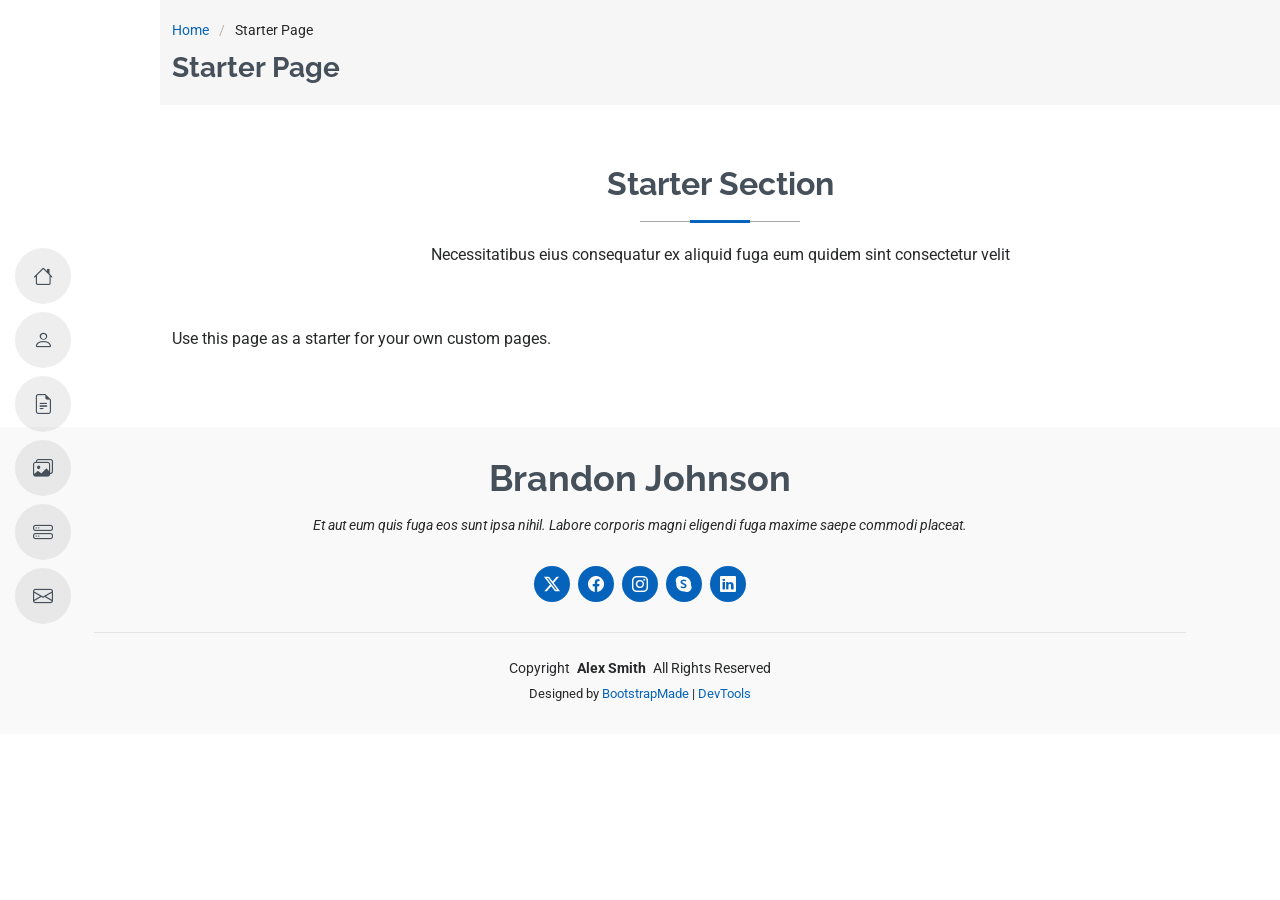
<file: starter-page.html>
<!DOCTYPE html>
<html lang="en">

<head>
  <meta charset="utf-8">
  <meta content="width=device-width, initial-scale=1.0" name="viewport">
  <title>Starter Page - MyResume Bootstrap Template</title>
  <meta content="" name="description">
  <meta content="" name="keywords">

  <!-- Favicons -->
  <link href="assets/img/favicon.png" rel="icon">
  <link href="assets/img/apple-touch-icon.png" rel="apple-touch-icon">

  <!-- Fonts -->
  <link href="https://fonts.googleapis.com" rel="preconnect">
  <link href="https://fonts.gstatic.com" rel="preconnect" crossorigin>
  <link href="https://fonts.googleapis.com/css2?family=Roboto:ital,wght@0,100;0,300;0,400;0,500;0,700;0,900;1,100;1,300;1,400;1,500;1,700;1,900&family=Poppins:ital,wght@0,100;0,200;0,300;0,400;0,500;0,600;0,700;0,800;0,900;1,100;1,200;1,300;1,400;1,500;1,600;1,700;1,800;1,900&family=Raleway:ital,wght@0,100;0,200;0,300;0,400;0,500;0,600;0,700;0,800;0,900;1,100;1,200;1,300;1,400;1,500;1,600;1,700;1,800;1,900&display=swap" rel="stylesheet">

  <!-- Vendor CSS Files -->
  <link href="assets/vendor/bootstrap/css/bootstrap.min.css" rel="stylesheet">
  <link href="assets/vendor/bootstrap-icons/bootstrap-icons.css" rel="stylesheet">
  <link href="assets/vendor/aos/aos.css" rel="stylesheet">
  <link href="assets/vendor/glightbox/css/glightbox.min.css" rel="stylesheet">
  <link href="assets/vendor/swiper/swiper-bundle.min.css" rel="stylesheet">

  <!-- Main CSS File -->
  <link href="assets/css/main.css" rel="stylesheet">

  <!-- =======================================================
  * Template Name: MyResume
  * Template URL: https://bootstrapmade.com/free-html-bootstrap-template-my-resume/
  * Updated: Jun 29 2024 with Bootstrap v5.3.3
  * Author: BootstrapMade.com
  * License: https://bootstrapmade.com/license/
  ======================================================== -->
</head>

<body class="starter-page-page">

  <header id="header" class="header d-flex flex-column justify-content-center">

    <i class="header-toggle d-xl-none bi bi-list"></i>

    <nav id="navmenu" class="navmenu">
      <ul>
        <li><a href="#hero"><i class="bi bi-house navicon"></i><span>Home</span></a></li>
        <li><a href="#about"><i class="bi bi-person navicon"></i><span>About</span></a></li>
        <li><a href="#resume"><i class="bi bi-file-earmark-text navicon"></i><span>Resume</span></a></li>
        <li><a href="#portfolio"><i class="bi bi-images navicon"></i><span>Portfolio</span></a></li>
        <li><a href="#services"><i class="bi bi-hdd-stack navicon"></i><span>Services</span></a></li>
        <li><a href="#contact"><i class="bi bi-envelope navicon"></i><span>Contact</span></a></li>
      </ul>
    </nav>

  </header>

  <main class="main">

    <!-- Page Title -->
    <div class="page-title" data-aos="fade">
      <div class="container">
        <nav class="breadcrumbs">
          <ol>
            <li><a href="index.html">Home</a></li>
            <li class="current">Starter Page</li>
          </ol>
        </nav>
        <h1>Starter Page</h1>
      </div>
    </div><!-- End Page Title -->

    <!-- Starter Section Section -->
    <section id="starter-section" class="starter-section section">

      <!-- Section Title -->
      <div class="container section-title" data-aos="fade-up">
        <h2>Starter Section</h2>
        <p>Necessitatibus eius consequatur ex aliquid fuga eum quidem sint consectetur velit</p>
      </div><!-- End Section Title -->

      <div class="container" data-aos="fade-up">
        <p>Use this page as a starter for your own custom pages.</p>
      </div>

    </section><!-- /Starter Section Section -->

  </main>

  <footer id="footer" class="footer position-relative light-background">
    <div class="container">
      <h3 class="sitename">Brandon Johnson</h3>
      <p>Et aut eum quis fuga eos sunt ipsa nihil. Labore corporis magni eligendi fuga maxime saepe commodi placeat.</p>
      <div class="social-links d-flex justify-content-center">
        <a href=""><i class="bi bi-twitter-x"></i></a>
        <a href=""><i class="bi bi-facebook"></i></a>
        <a href=""><i class="bi bi-instagram"></i></a>
        <a href=""><i class="bi bi-skype"></i></a>
        <a href=""><i class="bi bi-linkedin"></i></a>
      </div>
      <div class="container">
        <div class="copyright">
          <span>Copyright</span> <strong class="px-1 sitename">Alex Smith</strong> <span>All Rights Reserved</span>
        </div>
        <div class="credits">
          <!-- All the links in the footer should remain intact. -->
          <!-- You can delete the links only if you've purchased the pro version. -->
          <!-- Licensing information: https://bootstrapmade.com/license/ -->
          <!-- Purchase the pro version with working PHP/AJAX contact form: [buy-url] -->
          Designed by <a href="https://bootstrapmade.com/">BootstrapMade</a> | <a href="https://bootstrapmade.com/tools/">DevTools</a>
        </div>
      </div>
    </div>
  </footer>

  <!-- Scroll Top -->
  <a href="#" id="scroll-top" class="scroll-top d-flex align-items-center justify-content-center"><i class="bi bi-arrow-up-short"></i></a>

  <!-- Preloader -->
  <div id="preloader"></div>

  <!-- Vendor JS Files -->
  <script src="assets/vendor/bootstrap/js/bootstrap.bundle.min.js"></script>
  <script src="assets/vendor/php-email-form/validate.js"></script>
  <script src="assets/vendor/aos/aos.js"></script>
  <script src="assets/vendor/typed.js/typed.umd.js"></script>
  <script src="assets/vendor/purecounter/purecounter_vanilla.js"></script>
  <script src="assets/vendor/waypoints/noframework.waypoints.js"></script>
  <script src="assets/vendor/glightbox/js/glightbox.min.js"></script>
  <script src="assets/vendor/imagesloaded/imagesloaded.pkgd.min.js"></script>
  <script src="assets/vendor/isotope-layout/isotope.pkgd.min.js"></script>
  <script src="assets/vendor/swiper/swiper-bundle.min.js"></script>

  <!-- Main JS File -->
  <script src="assets/js/main.js"></script>

</body>

</html>
</file>
<file: assets/css/custom.css>
/* =========================================================
   BENDROS SVETAINĖS SPALVOS
========================================================= */

:root {
    --accent-color: #54758C;
    --nav-hover-color: #54758C;
    --heading-color: #303840;
    --default-color: #252525;
    --nav-color: #4B5560;
    --surface-color: #FFFFFF;
    --background-color: #FFFFFF;
    --contrast-color: #FFFFFF;
}


/* =========================================================
   2. TIPOGRAFIJA
========================================================= */

/* 2.1. Bendras svetainės šriftas */

body {
    font-family: 'Roboto', sans-serif;
    color: #252525;
    font-size: 15px;
    line-height: 1.7;
}

/* 2.2. Antraščių stiliai */

h1,
h2,
h3,
h4,
h5,
h6 {
    font-family: 'Poppins', sans-serif;
    color: #303840;
    font-weight: 600;
    line-height: 1.3;
}

h1 {
    font-size: 38px;
    font-weight: 700;
}

h2 {
    font-size: 30px;
    font-weight: 700;
}

h3 {
    font-size: 23px;
    font-weight: 600;
}

h4 {
    font-size: 19px;
    font-weight: 600;
}

h5 {
    font-size: 16px;
    font-weight: 600;
}

h6 {
    font-size: 14px;
    font-weight: 500;
}

/* Titulinio puslapio tekstas išlieka baltas */

.hero h2,
.hero p,
.hero p span {
    color: #FFFFFF;
}

.hero p span {
    border-bottom-color: #FFFFFF;
}

/* 2.3. Pastraipų stiliai */

p {
    font-size: 15px;
    line-height: 1.8;
    color: #555555;
    margin-bottom: 16px;
}


/* =========================================================
   3. MYGTUKŲ IR NUORODŲ STILIAI
========================================================= */

/* 3.1. Mygtukai */

button,
.btn {
    background-color: #54758C;
    color: #FFFFFF;
    border: 2px solid #54758C;
    border-radius: 25px;
    padding: 10px 24px;
    font-weight: 500;
    transition: all 0.3s ease;
    cursor: pointer;
}

/* 3.2. Mygtukų pseudo-klasės */

button:hover,
.btn:hover {
    background-color: #3E5B70;
    border-color: #3E5B70;
    color: #FFFFFF;
    transform: translateY(-2px);
}

button:active,
.btn:active {
    background-color: #30495B;
    border-color: #30495B;
    color: #FFFFFF;
    transform: scale(0.97);
}

/* 3.3. Nuorodos */

a {
    color: #54758C;
    text-decoration: none;
    transition: all 0.3s ease;
}

a:hover {
    color: #30495B;
    text-decoration: underline;
}


/* =========================================================
   4. SVETAINĖS SEKCIJŲ IŠDĖSTYMAS
========================================================= */

/* 4.1. Apie */

#about {
    padding-top: 85px;
    padding-bottom: 85px;
}

/* Pagrindinis turinio blokas */

#about > .container > .row {
    align-items: center;
    padding: 18px;
    background-color: #FFFFFF;
    border: 1px solid #E5E9ED;
    border-radius: 12px;
    box-shadow: 0 4px 15px rgba(30, 40, 50, 0.08);
}

/* Nuotrauka */

#about > .container > .row > div:first-child {
    display: flex;
    align-items: center;
}

#about > .container > .row > div:first-child img {
    width: 100%;
    height: auto;
    border-radius: 8px;
}

/* Teksto tarpai */

#about .content {
    padding: 20px 26px;
}

/* 4.2. Patirtis */

#resume {
    padding-top: 85px;
    padding-bottom: 85px;
}

#resume .resume-item {
    margin-bottom: 25px;
    padding: 20px 25px;
}

/* 4.3. Atlikti darbai */

#portfolio {
    padding-top: 85px;
    padding-bottom: 85px;
}

#portfolio .portfolio-item {
    margin-bottom: 25px;
    padding: 12px;
    overflow: hidden;
}

/* 4.4. Turinio blokų apipavidalinimas */

#resume .resume-item,
#portfolio .portfolio-item {
    background-color: #FFFFFF;
    border: 1px solid #E5E9ED;
    border-radius: 12px;
    box-shadow: 0 4px 15px rgba(30, 40, 50, 0.08);
}


/* =========================================================
   5. DVIEJŲ PASIRINKTŲ KOMPONENTŲ STILIAI
      - Navigacijos meniu
      - Įgūdžių progreso juostos
========================================================= */

/* 5.1. Navigacijos meniu */

@media (min-width: 1200px) {

    .header {
        width: 80px;
        min-width: 80px;
        padding: 0 0 0 12px;
        background: transparent;
        box-shadow: none;
        overflow: visible;
    }

    .header .navmenu,
    .header .navmenu ul,
    .header .navmenu li {
        overflow: visible;
    }

    .header .navmenu ul {
        width: 190px;
    }

    /* Įprasta apvali navigacijos mygtuko būsena */

    .header .navmenu a,
    .header .navmenu a:focus {
        box-sizing: border-box;
        display: flex;
        align-items: center;
        justify-content: flex-start;
        width: 54px;
        min-width: 54px;
        max-width: 54px;
        height: 54px;
        margin: 8px 0;
        padding: 0 16px;
        gap: 10px;
        white-space: nowrap;
        overflow: hidden;
        background-color: rgba(233, 237, 240, 0.95);
        border: 1px solid #DCE2E7;
        border-radius: 30px;
        box-shadow: 0 2px 7px rgba(30, 40, 50, 0.08);
        text-decoration: none;
        transition: width 0.3s ease, background-color 0.3s ease;
    }

    /* Navigacijos piktogramos */

    .header .navmenu a i {
        flex: 0 0 20px;
        width: 20px;
        margin: 0;
        padding: 0;
        text-align: center;
        font-size: 20px;
    }

    /* Navigacijos tekstas įprastai paslėptas */

    .header .navmenu a span {
        display: inline-block;
        width: auto;
        min-width: max-content;
        margin-left: 0;
        opacity: 0;
        visibility: hidden;
        white-space: nowrap;
        transition: opacity 0.2s ease;
    }

    /* Užvedus pelę arba pasirinkus klaviatūra */

    .header .navmenu a:hover,
    .header .navmenu a:focus-visible {
        width: 190px;
        min-width: 190px;
        max-width: 190px;
        padding: 0 17px;
        overflow: visible;
        position: relative;
        z-index: 100;
        background-color: #54758C;
        border-color: #54758C;
        color: #FFFFFF;
        box-shadow: 0 4px 12px rgba(84, 117, 140, 0.25);
        text-decoration: none;
    }

    .header .navmenu a:hover span,
    .header .navmenu a:focus-visible span {
        opacity: 1;
        visibility: visible;
        color: #FFFFFF;
    }

    /* Aktyvus meniu punktas */

    .header .navmenu a.active {
        background-color: #54758C;
        border-color: #54758C;
        color: #FFFFFF;
    }

    .header .navmenu a.active i,
    .header .navmenu a:hover i,
    .header .navmenu a:focus-visible i {
        color: #FFFFFF;
    }
}


/* 5.2. Įgūdžių progreso juostos */

.skills .progress {
    height: 65px;
    margin-bottom: 15px;
    background-color: transparent;
}

.skills .progress-bar-wrap {
    height: 12px;
    background-color: #E5E9ED;
    border-radius: 10px;
    overflow: hidden;
}

.skills .progress-bar {
    height: 12px;
    background: linear-gradient(90deg, #54758C 0%, #7899AE 55%, #A9C2D1 100%);
    border-radius: 10px;
    transition: width 0.9s ease;
}


/* =========================================================
   PAPILDOMA UŽDUOTIS – 1. SĄRAŠŲ STILIAI
========================================================= */

/* 1.1. Nenumeruotas sąrašas */

#services .col-lg-6 > ul {
    list-style: none;
    padding-left: 0;
    margin-top: 15px;
}

#services .col-lg-6 > ul > li {
    position: relative;
    padding: 9px 10px 9px 32px;
    margin-bottom: 8px;
    border-bottom: 1px solid #E5E9ED;
    color: #555555;
}

#services .col-lg-6 > ul > li::before {
    content: "✓";
    position: absolute;
    left: 5px;
    color: #54758C;
    font-weight: bold;
}

/* 1.2. Numeruotas sąrašas */

#services ol {
    list-style: none;
    counter-reset: etapas;
    padding-left: 0;
    margin-top: 15px;
}

#services ol > li {
    counter-increment: etapas;
    position: relative;
    padding: 9px 10px 9px 42px;
    margin-bottom: 12px;
    color: #555555;
}

#services ol > li::before {
    content: counter(etapas);
    position: absolute;
    left: 0;
    top: 5px;
    width: 28px;
    height: 28px;
    background-color: #54758C;
    color: #FFFFFF;
    border-radius: 50%;
    text-align: center;
    line-height: 28px;
    font-weight: bold;
}

/* 1.3. Įdėtinis sąrašas */

#services ol > li > ul {
    list-style: none;
    padding-left: 18px;
    margin-top: 10px;
    border-left: 3px solid #B9C9D4;
}

#services ol > li > ul > li {
    padding: 6px 10px;
    color: #6B7280;
}

#services ol > li > ul > li::before {
    content: "– ";
    color: #54758C;
    font-weight: bold;
}


/* =========================================================
   PAPILDOMA UŽDUOTIS – 2. LENTELĖS STILIAI
========================================================= */

#services table {
    width: 100%;
    border-collapse: collapse;
    border: 1px solid #DCE2E7;
}

#services table th,
#services table td {
    padding: 15px;
    text-align: center;
    vertical-align: middle;
    border: 1px solid #DCE2E7;
}

/* Lentelės antraštinė eilutė */

#services table thead th {
    background-color: #54758C;
    color: #FFFFFF;
    font-weight: 600;
}

/* "Zebra" stilius */

#services table tbody tr:nth-child(even) > * {
    background-color: #F0F3F5;
}

#services table tbody tr:nth-child(odd) > * {
    background-color: #FFFFFF;
}

/* Eilutės išryškinimas užvedus pelę */

#services table tbody tr:hover > * {
    background-color: #E2EAF0;
}


/* =========================================================
   10 LD – KOMPETENCIJŲ PAŽANGOS MODULIS
========================================================= */

/* Pagrindinė modulio informacija */

.competency-summary {
    display: flex;
    justify-content: space-between;
    gap: 15px;
    padding: 20px;
    margin-bottom: 20px;
    background-color: #FFFFFF;
    border: 1px solid #E5E9ED;
    border-radius: 12px;
    box-shadow: 0 4px 15px rgba(30, 40, 50, 0.08);
}

.summary-item {
    flex: 1;
    display: flex;
    flex-direction: column;
    padding: 12px 18px;
    background-color: #F0F3F5;
    border-radius: 8px;
}

.summary-item span {
    font-size: 14px;
    color: #555555;
}

.summary-item strong {
    font-size: 21px;
    color: #303840;
}

/* Patirties taškų progreso juosta */

.xp-progress {
    padding: 10px 20px 20px;
    background-color: #FFFFFF;
}

.xp-progress-heading {
    display: flex;
    justify-content: space-between;
    margin-bottom: 8px;
    font-size: 14px;
    color: #303840;
}

.xp-progress-bar {
    width: 100%;
    height: 12px;
    background-color: #E5E9ED;
    border-radius: 10px;
    overflow: hidden;
}

.xp-progress-fill {
    width: 60%;
    height: 100%;
    background-color: #54758C;
    border-radius: 10px;
}

/* Įgūdžių statistika */

.competency-stats {
    display: flex;
    justify-content: space-around;
    flex-wrap: wrap;
    gap: 15px;
    padding: 18px;
    margin-bottom: 25px;
    background-color: #FFFFFF;
    border-top: 1px solid #E5E9ED;
    border-bottom: 1px solid #E5E9ED;
}

.stat-item {
    display: flex;
    align-items: center;
    gap: 8px;
    color: #555555;
    font-size: 14px;
}

.stat-item i {
    color: #54758C;
    font-size: 18px;
}

.stat-item strong {
    color: #303840;
}

/* Įgūdžių lentos išdėstymas */

.skill-board {
    display: grid;
    grid-template-columns: repeat(3, minmax(0, 1fr));
    gap: 18px;
}

.skill-column {
    min-width: 0;
    padding: 15px;
    background-color: #FFFFFF;
    border: 1px solid #E5E9ED;
    border-radius: 12px;
    box-shadow: 0 4px 15px rgba(30, 40, 50, 0.08);
}

.skill-column h3 {
    display: flex;
    align-items: center;
    gap: 8px;
    padding-bottom: 12px;
    margin-bottom: 15px;
    font-size: 18px;
    border-bottom: 3px solid;
}

/* Kategorijų spalvos */

.planned h3 {
    color: #A77B24;
    border-color: #E9C879;
}

.learning h3 {
    color: #3F7198;
    border-color: #8DB9DB;
}

.completed h3 {
    color: #378567;
    border-color: #8BCBAA;
}

/* Įgūdžių kortelės */

.skill-card {
    padding: 13px;
    margin-bottom: 12px;
    background-color: #FAFBFC;
    border: 1px solid #E5E9ED;
    border-radius: 8px;
    box-shadow: 0 2px 7px rgba(30, 40, 50, 0.05);
}

.skill-card h4 {
    margin-bottom: 12px;
    font-size: 15px;
    color: #303840;
}

.skill-card-info {
    display: flex;
    justify-content: space-between;
    align-items: center;
    flex-wrap: wrap;
    gap: 5px;
    font-size: 12px;
}

.skill-card-info span {
    padding: 4px 7px;
    border-radius: 5px;
}

.planned .skill-card-info span {
    background-color: #F8EBCB;
    color: #89651C;
}

.learning .skill-card-info span {
    background-color: #DCEBF6;
    color: #315F83;
}

.completed .skill-card-info span {
    background-color: #DDF1E6;
    color: #327655;
}

.skill-card-info strong {
    color: #555555;
    font-size: 12px;
}


/* =========================================================
   PAPILDOMA UŽDUOTIS – ANIMUOTAS GRADIENTINIS FONAS
========================================================= */

#services {
    background: linear-gradient(
        120deg,
        #EEF3F6,
        #FFFFFF,
        #E1EAF0,
        #F5F7F9
    );
    background-size: 300% 300%;
    animation: services-gradient 12s ease infinite;
}

@keyframes services-gradient {
    0% {
        background-position: 0% 50%;
    }

    50% {
        background-position: 100% 50%;
    }

    100% {
        background-position: 0% 50%;
    }
}


/* =========================================================
   PAPILDOMA UŽDUOTIS – ANIMUOTOS CSS FIGŪROS
========================================================= */

#about {
    position: relative;
}

.about-shapes {
    position: absolute;
    top: 0;
    left: 0;
    width: 100%;
    height: 100%;
    pointer-events: none;
    z-index: 0;
}

#about > .container {
    position: relative;
    z-index: 1;
}

/* Apskritimas */

.about-circle {
    position: absolute;
    top: 12%;
    right: 8%;
    width: 45px;
    height: 45px;
    background-color: rgba(84, 117, 140, 0.2);
    border-radius: 50%;
    animation: circle-floating 5s ease-in-out infinite;
}

/* Trikampis */

.about-triangle {
    position: absolute;
    top: 12%;
    left: 8%;
    width: 0;
    height: 0;
    border-left: 25px solid transparent;
    border-right: 25px solid transparent;
    border-bottom: 45px solid rgba(84, 117, 140, 0.2);
    animation: triangle-rotating 7s linear infinite;
}

/* Apskritimo judėjimas */

@keyframes circle-floating {

    0% {
        transform: translateY(0);
    }

    50% {
        transform: translateY(-25px);
    }

    100% {
        transform: translateY(0);
    }

}

/* Trikampio sukimas */

@keyframes triangle-rotating {

    0% {
        transform: rotate(0deg);
    }

    100% {
        transform: rotate(360deg);
    }

}

/* =========================================================
   LD11 – KONTAKTŲ FORMOS SLANKIKLIAI
========================================================= */

/* Vertinimo laukų išdėstymas */

.custom-contact-form .rating-field {
    min-width: 0;
}

.custom-contact-form .rating-field label {
    display: block;
    min-height: 42px;
    font-size: 14px;
    line-height: 1.5;
}

/* Slankiklio bendras stilius */

.custom-contact-form .form-range {
    min-width: 0;
    margin-bottom: 0;
    cursor: pointer;
    accent-color: #54758C;
}

/* Slankiklio linija – Chrome, Edge */

.custom-contact-form .form-range::-webkit-slider-runnable-track {
    height: 6px;
    background-color: #E5E9ED;
    border-radius: 10px;
}

/* Slankiklio apskritimas – Chrome, Edge */

.custom-contact-form .form-range::-webkit-slider-thumb {
    width: 16px;
    height: 16px;
    margin-top: -5px;
    background-color: #54758C;
    border: none;
    box-shadow: none;
}

/* Slankiklio linija – Firefox */

.custom-contact-form .form-range::-moz-range-track {
    height: 6px;
    background-color: #E5E9ED;
    border-radius: 10px;
}

/* Slankiklio apskritimas – Firefox */

.custom-contact-form .form-range::-moz-range-thumb {
    width: 16px;
    height: 16px;
    background-color: #54758C;
    border: none;
    border-radius: 50%;
}

/* Pasirinkta vertinimo reikšmė */

.custom-contact-form output {
    min-width: 24px;
    text-align: center;
    font-weight: 600;
    color: #54758C;
}

/* Apsauga nuo formos elementų išsiplėtimo */

#contact .custom-contact-form,
#contact .custom-contact-form .row {
    min-width: 0;
    max-width: 100%;
}


/* Formos validacijos klaidų stiliai */

.custom-contact-form .field-error {
    display: block;
    min-height: 20px;
    margin-top: 4px;
    color: #dc3545;
    font-size: 13px;
}

.custom-contact-form .form-control.is-invalid {
    border-color: #dc3545;
}

.custom-contact-form .form-control.is-invalid:focus {
    box-shadow: 0 0 0 3px rgba(220, 53, 69, 0.12);
}

.custom-contact-form .form-range.is-invalid {
    outline: 1px solid #dc3545;
    outline-offset: 3px;
    border-radius: 5px;
}
</file>
<file: assets/css/main.css>
/**
* Template Name: MyResume
* Template URL: https://bootstrapmade.com/free-html-bootstrap-template-my-resume/
* Updated: Jun 29 2024 with Bootstrap v5.3.3
* Author: BootstrapMade.com
* License: https://bootstrapmade.com/license/
*/

/*--------------------------------------------------------------
# Font & Color Variables
# Help: https://bootstrapmade.com/color-system/
--------------------------------------------------------------*/
/* Fonts */
:root {
  --default-font: "Roboto",  system-ui, -apple-system, "Segoe UI", Roboto, "Helvetica Neue", Arial, "Noto Sans", "Liberation Sans", sans-serif, "Apple Color Emoji", "Segoe UI Emoji", "Segoe UI Symbol", "Noto Color Emoji";
  --heading-font: "Raleway",  sans-serif;
  --nav-font: "Poppins",  sans-serif;
}

/* Global Colors - The following color variables are used throughout the website. Updating them here will change the color scheme of the entire website */
:root { 
  --background-color: #ffffff; /* Background color for the entire website, including individual sections */
  --default-color: #272829; /* Default color used for the majority of the text content across the entire website */
  --heading-color: #45505b; /* Color for headings, subheadings and title throughout the website */
  --accent-color: #0563bb; /* Accent color that represents your brand on the website. It's used for buttons, links, and other elements that need to stand out */
  --surface-color: #ffffff; /* The surface color is used as a background of boxed elements within sections, such as cards, icon boxes, or other elements that require a visual separation from the global background. */
  --contrast-color: #ffffff; /* Contrast color for text, ensuring readability against backgrounds of accent, heading, or default colors. */
}

/* Nav Menu Colors - The following color variables are used specifically for the navigation menu. They are separate from the global colors to allow for more customization options */
:root {
  --nav-color: #45505b;  /* The default color of the main navmenu links */
  --nav-hover-color: #0563bb; /* Applied to main navmenu links when they are hovered over or active */
  --nav-mobile-background-color: #ffffff; /* Used as the background color for mobile navigation menu */
  --nav-dropdown-background-color: #ffffff; /* Used as the background color for dropdown items that appear when hovering over primary navigation items */
  --nav-dropdown-color: #212529; /* Used for navigation links of the dropdown items in the navigation menu. */
  --nav-dropdown-hover-color: #0563bb; /* Similar to --nav-hover-color, this color is applied to dropdown navigation links when they are hovered over. */
}

/* Color Presets - These classes override global colors when applied to any section or element, providing reuse of the sam color scheme. */

.light-background {
  --background-color: #f9f9f9;
  --surface-color: #ffffff;
}

.dark-background {
  --background-color: #060606;
  --default-color: #ffffff;
  --heading-color: #ffffff;
  --surface-color: #252525;
  --contrast-color: #ffffff;
}

/* Smooth scroll */
:root {
  scroll-behavior: smooth;
}

/*--------------------------------------------------------------
# General Styling & Shared Classes
--------------------------------------------------------------*/
body {
  color: var(--default-color);
  background-color: var(--background-color);
  font-family: var(--default-font);
}

a {
  color: var(--accent-color);
  text-decoration: none;
  transition: 0.3s;
}

a:hover {
  color: color-mix(in srgb, var(--accent-color), transparent 25%);
  text-decoration: none;
}

h1,
h2,
h3,
h4,
h5,
h6 {
  color: var(--heading-color);
  font-family: var(--heading-font);
}

/* PHP Email Form Messages
------------------------------*/
.php-email-form .error-message {
  display: none;
  background: #df1529;
  color: #ffffff;
  text-align: left;
  padding: 15px;
  margin-bottom: 24px;
  font-weight: 600;
}

.php-email-form .sent-message {
  display: none;
  color: #ffffff;
  background: #059652;
  text-align: center;
  padding: 15px;
  margin-bottom: 24px;
  font-weight: 600;
}

.php-email-form .loading {
  display: none;
  background: var(--surface-color);
  text-align: center;
  padding: 15px;
  margin-bottom: 24px;
}

.php-email-form .loading:before {
  content: "";
  display: inline-block;
  border-radius: 50%;
  width: 24px;
  height: 24px;
  margin: 0 10px -6px 0;
  border: 3px solid var(--accent-color);
  border-top-color: var(--surface-color);
  animation: php-email-form-loading 1s linear infinite;
}

@keyframes php-email-form-loading {
  0% {
    transform: rotate(0deg);
  }

  100% {
    transform: rotate(360deg);
  }
}

/*--------------------------------------------------------------
# Global Header
--------------------------------------------------------------*/
.header {
  color: var(--default-color);
  position: fixed;
  top: 0;
  left: 0;
  bottom: 0;
  padding: 0 15px;
  transition: all ease-in-out 0.3s;
  overflow-y: auto;
  z-index: 997;
  min-width: 200px;
}

@media (max-width: 1199px) {
  .header {
    background-color: var(--background-color);
    border-right: 1px solid color-mix(in srgb, var(--default-color), transparent 90%);
    width: 300px;
    left: -100%;
  }
}

@media (min-width: 1200px) and (max-width: 1600px) {
  .header~main {
    margin-left: 160px;
  }

  .header~main .hero {
    margin-left: -160px;
    width: 100vw;
  }
}

.header.header-show {
  left: 0;
}

.header .header-toggle {
  color: var(--contrast-color);
  background-color: var(--accent-color);
  font-size: 22px;
  display: flex;
  align-items: center;
  justify-content: center;
  width: 40px;
  height: 40px;
  border-radius: 50%;
  cursor: pointer;
  position: fixed;
  top: 15px;
  right: 15px;
  z-index: 9999;
  transition: background-color 0.3s;
}

.header .header-toggle:hover {
  color: var(--contrast-color);
  background-color: color-mix(in srgb, var(--accent-color) 90%, white 15%);
}

/*--------------------------------------------------------------
# Navigation Menu
--------------------------------------------------------------*/
.navmenu {
  padding: 0;
  z-index: 9997;
}

.navmenu ul {
  list-style: none;
  padding: 0 0 20px 0;
  margin: 0;
  width: 140px;
}

.navmenu a,
.navmenu a:focus {
  color: var(--nav-color);
  font-family: var(--nav-font);
  display: flex;
  align-items: center;
  padding: 10px 18px;
  margin-bottom: 8px;
  font-size: 15px;
  border-radius: 50px;
  background: color-mix(in srgb, var(--default-color), transparent 92%);
  height: 56px;
  width: 100%;
  overflow: hidden;
  transition: 0.3s;
}

.navmenu a i,
.navmenu a:focus i {
  font-size: 20px;
}

.navmenu a span,
.navmenu a:focus span {
  padding: 0 5px 0 7px;
}

@media (min-width: 992px) {

  .navmenu a,
  .navmenu a:focus {
    max-width: 56px;
  }

  .navmenu a span,
  .navmenu a:focus span {
    display: none;
  }
}

.navmenu a:hover,
.navmenu .active,
.navmenu .active:focus,
.navmenu li:hover>a {
  color: var(--contrast-color);
  background: var(--nav-hover-color);
}

.navmenu a:hover,
.navmenu li:hover>a {
  max-width: 100%;
  color: var(--contrast-color);
}

.navmenu a:hover span,
.navmenu li:hover>a span {
  display: block;
}

/*--------------------------------------------------------------
# Global Footer
--------------------------------------------------------------*/
.footer {
  color: var(--default-color);
  background-color: var(--background-color);
  font-size: 14px;
  text-align: center;
  padding: 30px 0;
  position: relative;
}

.footer h3 {
  font-size: 36px;
  font-weight: 700;
  position: relative;
  padding: 0;
  margin: 0 0 15px 0;
}

.footer p {
  font-size: 15;
  font-style: italic;
  padding: 0;
  margin: 0 0 30px 0;
}

.footer .social-links {
  margin: 0 0 30px 0;
}

.footer .social-links a {
  font-size: 16px;
  display: flex;
  align-items: center;
  justify-content: center;
  background: var(--accent-color);
  color: var(--contrast-color);
  line-height: 1;
  margin: 0 4px;
  border-radius: 50%;
  text-align: center;
  width: 36px;
  height: 36px;
  transition: 0.3s;
}

.footer .social-links a:hover {
  background: color-mix(in srgb, var(--accent-color), transparent 20%);
  text-decoration: none;
}

.footer .copyright {
  padding-top: 25px;
  border-top: 1px solid color-mix(in srgb, var(--default-color), transparent 90%);
}

.footer .credits {
  font-size: 13px;
  padding-top: 5px;
}

/*--------------------------------------------------------------
# Preloader
--------------------------------------------------------------*/
#preloader {
  position: fixed;
  inset: 0;
  z-index: 999999;
  overflow: hidden;
  background: var(--background-color);
  transition: all 0.6s ease-out;
}

#preloader:before {
  content: "";
  position: fixed;
  top: calc(50% - 30px);
  left: calc(50% - 30px);
  border: 6px solid #ffffff;
  border-color: var(--accent-color) transparent var(--accent-color) transparent;
  border-radius: 50%;
  width: 60px;
  height: 60px;
  animation: animate-preloader 1.5s linear infinite;
}

@keyframes animate-preloader {
  0% {
    transform: rotate(0deg);
  }

  100% {
    transform: rotate(360deg);
  }
}

/*--------------------------------------------------------------
# Scroll Top Button
--------------------------------------------------------------*/
.scroll-top {
  position: fixed;
  visibility: hidden;
  opacity: 0;
  right: 15px;
  bottom: -15px;
  z-index: 99999;
  background-color: var(--accent-color);
  width: 44px;
  height: 44px;
  border-radius: 50px;
  transition: all 0.4s;
}

.scroll-top i {
  font-size: 24px;
  color: var(--contrast-color);
  line-height: 0;
}

.scroll-top:hover {
  background-color: color-mix(in srgb, var(--accent-color), transparent 20%);
  color: var(--contrast-color);
}

.scroll-top.active {
  visibility: visible;
  opacity: 1;
  bottom: 15px;
}

/*--------------------------------------------------------------
# Disable aos animation delay on mobile devices
--------------------------------------------------------------*/
@media screen and (max-width: 768px) {
  [data-aos-delay] {
    transition-delay: 0 !important;
  }
}

/*--------------------------------------------------------------
# Global Page Titles & Breadcrumbs
--------------------------------------------------------------*/
.page-title {
  --background-color: color-mix(in srgb, var(--default-color), transparent 96%);
  color: var(--default-color);
  background-color: var(--background-color);
  padding: 20px 0;
  position: relative;
}

.page-title h1 {
  font-size: 28px;
  font-weight: 700;
  margin: 0;
}

.page-title .breadcrumbs ol {
  display: flex;
  flex-wrap: wrap;
  list-style: none;
  padding: 0 0 10px 0;
  margin: 0;
  font-size: 14px;
  font-weight: 400;
}

.page-title .breadcrumbs ol li+li {
  padding-left: 10px;
}

.page-title .breadcrumbs ol li+li::before {
  content: "/";
  display: inline-block;
  padding-right: 10px;
  color: color-mix(in srgb, var(--default-color), transparent 70%);
}

/*--------------------------------------------------------------
# Global Sections
--------------------------------------------------------------*/
section,
.section {
  color: var(--default-color);
  background-color: var(--background-color);
  padding: 60px 0;
  overflow: clip;
}

/*--------------------------------------------------------------
# Global Section Titles
--------------------------------------------------------------*/
.section-title {
  text-align: center;
  padding-bottom: 60px;
  position: relative;
}

.section-title h2 {
  font-size: 32px;
  font-weight: 700;
  margin-bottom: 20px;
  padding-bottom: 20px;
  position: relative;
}

.section-title h2:before {
  content: "";
  position: absolute;
  display: block;
  width: 160px;
  height: 1px;
  background: color-mix(in srgb, var(--default-color), transparent 60%);
  left: 0;
  right: 0;
  bottom: 1px;
  margin: auto;
}

.section-title h2::after {
  content: "";
  position: absolute;
  display: block;
  width: 60px;
  height: 3px;
  background: var(--accent-color);
  left: 0;
  right: 0;
  bottom: 0;
  margin: auto;
}

.section-title p {
  margin-bottom: 0;
}

/*--------------------------------------------------------------
# Hero Section
--------------------------------------------------------------*/
.hero {
  width: 100%;
  min-height: 100vh;
  position: relative;
  padding: 80px 0;
  display: flex;
  align-items: center;
  justify-content: center;
}

.hero img {
  position: absolute;
  inset: 0;
  display: block;
  width: 100%;
  height: 100%;
  object-fit: cover;
  z-index: 1;
}

.hero:before {
  content: "";
  background: color-mix(in srgb, var(--background-color), transparent 30%);
  position: absolute;
  inset: 0;
  z-index: 2;
}

.hero .container {
  position: relative;
  z-index: 3;
}

.hero h2 {
  margin: 0;
  font-size: 64px;
  font-weight: 700;
}

.hero p {
  margin: 5px 0 0 0;
  font-size: 26px;
}

.hero p span {
  letter-spacing: 1px;
  border-bottom: 2px solid var(--accent-color);
}

.hero .social-links {
  margin-top: 25px;
}

.hero .social-links a {
  font-size: 20px;
  display: inline-block;
  color: color-mix(in srgb, var(--default-color), transparent 30%);
  line-height: 1;
  margin-right: 20px;
  transition: 0.3s;
}

.hero .social-links a:hover {
  color: var(--accent-color);
}

@media (max-width: 768px) {
  .hero h2 {
    font-size: 32px;
  }

  .hero p {
    font-size: 20px;
  }
}

/*--------------------------------------------------------------
# About Section
--------------------------------------------------------------*/
.about .content h2 {
  font-weight: 700;
  font-size: 24px;
}

.about .content ul {
  list-style: none;
  padding: 0;
}

.about .content ul li {
  margin-bottom: 20px;
  display: flex;
  align-items: center;
}

.about .content ul strong {
  margin-right: 10px;
}

.about .content ul i {
  font-size: 16px;
  margin-right: 5px;
  color: var(--accent-color);
  line-height: 0;
}

/*--------------------------------------------------------------
# Stats Section
--------------------------------------------------------------*/
.stats i {
  background-color: var(--accent-color);
  color: var(--contrast-color);
  width: 54px;
  height: 54px;
  font-size: 24px;
  border-radius: 50px;
  display: inline-flex;
  align-items: center;
  justify-content: center;
  position: relative;
  z-index: 1;
}

.stats .stats-item {
  margin-top: 10px;
  width: 100%;
  position: relative;
  text-align: center;
  z-index: 0;
}

.stats .stats-item span {
  font-size: 36px;
  display: block;
  font-weight: 700;
  color: color-mix(in srgb, var(--default-color), transparent 20%);
}

.stats .stats-item p {
  padding: 0;
  margin: 0;
  color: color-mix(in srgb, var(--default-color), transparent 50%);
  font-size: 16px;
}

/*--------------------------------------------------------------
# Skills Section
--------------------------------------------------------------*/
.skills .progress {
  height: 60px;
  display: block;
  background: none;
  border-radius: 0;
}

.skills .progress .skill {
  color: var(--heading-color);
  padding: 0;
  margin: 0 0 6px 0;
  text-transform: uppercase;
  display: block;
  font-weight: 600;
  font-family: var(--heading-font);
}

.skills .progress .skill .val {
  float: right;
  font-style: normal;
}

.skills .progress-bar-wrap {
  background: color-mix(in srgb, var(--default-color), transparent 90%);
  height: 10px;
}

.skills .progress-bar {
  width: 1px;
  height: 10px;
  transition: 0.9s;
  background-color: var(--accent-color);
}

/*--------------------------------------------------------------
# Resume Section
--------------------------------------------------------------*/
.resume .resume-title {
  color: var(--heading-color);
  font-size: 26px;
  font-weight: 700;
  margin-top: 20px;
  margin-bottom: 20px;
}

.resume .resume-item {
  padding: 0 0 20px 20px;
  margin-top: -2px;
  border-left: 2px solid var(--accent-color);
  position: relative;
}

.resume .resume-item h4 {
  line-height: 18px;
  font-size: 18px;
  font-weight: 600;
  text-transform: uppercase;
  color: color-mix(in srgb, var(--default-color), transparent 20%);
  margin-bottom: 10px;
}

.resume .resume-item h5 {
  font-size: 16px;
  padding: 5px 15px;
  display: inline-block;
  font-weight: 600;
  margin-bottom: 10px;
}

.resume .resume-item ul {
  padding-left: 20px;
}

.resume .resume-item ul li {
  padding-bottom: 10px;
}

.resume .resume-item:last-child {
  padding-bottom: 0;
}

.resume .resume-item::before {
  content: "";
  position: absolute;
  width: 16px;
  height: 16px;
  border-radius: 50px;
  left: -9px;
  top: 0;
  background: var(--background-color);
  border: 2px solid var(--accent-color);
}

/*--------------------------------------------------------------
# Portfolio Section
--------------------------------------------------------------*/
.portfolio .portfolio-filters {
  padding: 0;
  margin: 0 auto 20px auto;
  list-style: none;
  text-align: center;
}

.portfolio .portfolio-filters li {
  cursor: pointer;
  display: inline-block;
  padding: 8px 20px 10px 20px;
  margin: 0;
  font-size: 15px;
  font-weight: 500;
  line-height: 1;
  margin-bottom: 5px;
  border-radius: 50px;
  transition: all 0.3s ease-in-out;
  font-family: var(--heading-font);
}

.portfolio .portfolio-filters li:hover,
.portfolio .portfolio-filters li.filter-active {
  color: var(--contrast-color);
  background-color: var(--accent-color);
}

.portfolio .portfolio-filters li:first-child {
  margin-left: 0;
}

.portfolio .portfolio-filters li:last-child {
  margin-right: 0;
}

@media (max-width: 575px) {
  .portfolio .portfolio-filters li {
    font-size: 14px;
    margin: 0 0 10px 0;
  }
}

.portfolio .portfolio-item {
  position: relative;
  overflow: hidden;
}

.portfolio .portfolio-item .portfolio-info {
  opacity: 0;
  position: absolute;
  left: 12px;
  right: 12px;
  bottom: -100%;
  z-index: 3;
  transition: all ease-in-out 0.5s;
  background: color-mix(in srgb, var(--background-color), transparent 10%);
  padding: 15px;
}

.portfolio .portfolio-item .portfolio-info h4 {
  font-size: 18px;
  font-weight: 600;
  padding-right: 50px;
}

.portfolio .portfolio-item .portfolio-info p {
  color: color-mix(in srgb, var(--default-color), transparent 30%);
  font-size: 14px;
  margin-bottom: 0;
  padding-right: 50px;
}

.portfolio .portfolio-item .portfolio-info .preview-link,
.portfolio .portfolio-item .portfolio-info .details-link {
  position: absolute;
  right: 50px;
  font-size: 24px;
  top: calc(50% - 14px);
  color: color-mix(in srgb, var(--default-color), transparent 30%);
  transition: 0.3s;
  line-height: 0;
}

.portfolio .portfolio-item .portfolio-info .preview-link:hover,
.portfolio .portfolio-item .portfolio-info .details-link:hover {
  color: var(--accent-color);
}

.portfolio .portfolio-item .portfolio-info .details-link {
  right: 14px;
  font-size: 28px;
}

.portfolio .portfolio-item:hover .portfolio-info {
  opacity: 1;
  bottom: 0;
}

/*--------------------------------------------------------------
# Services Section
--------------------------------------------------------------*/
.services .service-item {
  background-color: var(--surface-color);
  box-shadow: 0px 5px 90px 0px rgba(0, 0, 0, 0.1);
  height: 100%;
  padding: 60px 30px;
  text-align: center;
  transition: 0.3s;
  border-radius: 5px;
}

.services .service-item .icon {
  margin: 0 auto;
  width: 100px;
  height: 100px;
  display: flex;
  align-items: center;
  justify-content: center;
  transition: ease-in-out 0.3s;
  position: relative;
}

.services .service-item .icon i {
  font-size: 36px;
  transition: 0.5s;
  position: relative;
}

.services .service-item .icon svg {
  position: absolute;
  top: 0;
  left: 0;
}

.services .service-item .icon svg path {
  transition: 0.5s;
  fill: color-mix(in srgb, var(--default-color), transparent 95%);
}

.services .service-item h3 {
  font-weight: 700;
  margin: 10px 0 15px 0;
  font-size: 22px;
}

.services .service-item p {
  line-height: 24px;
  font-size: 14px;
  margin-bottom: 0;
}

.services .service-item:hover {
  box-shadow: 0px 5px 35px 0px rgba(0, 0, 0, 0.1);
}

.services .service-item.item-cyan i {
  color: #0dcaf0;
}

.services .service-item.item-cyan:hover .icon i {
  color: #fff;
}

.services .service-item.item-cyan:hover .icon path {
  fill: #0dcaf0;
}

.services .service-item.item-orange i {
  color: #fd7e14;
}

.services .service-item.item-orange:hover .icon i {
  color: #fff;
}

.services .service-item.item-orange:hover .icon path {
  fill: #fd7e14;
}

.services .service-item.item-teal i {
  color: #20c997;
}

.services .service-item.item-teal:hover .icon i {
  color: #fff;
}

.services .service-item.item-teal:hover .icon path {
  fill: #20c997;
}

.services .service-item.item-red i {
  color: #df1529;
}

.services .service-item.item-red:hover .icon i {
  color: #fff;
}

.services .service-item.item-red:hover .icon path {
  fill: #df1529;
}

.services .service-item.item-indigo i {
  color: #6610f2;
}

.services .service-item.item-indigo:hover .icon i {
  color: #fff;
}

.services .service-item.item-indigo:hover .icon path {
  fill: #6610f2;
}

.services .service-item.item-pink i {
  color: #f3268c;
}

.services .service-item.item-pink:hover .icon i {
  color: #fff;
}

.services .service-item.item-pink:hover .icon path {
  fill: #f3268c;
}

/*--------------------------------------------------------------
# Testimonials Section
--------------------------------------------------------------*/
.testimonials .testimonials-carousel,
.testimonials .testimonials-slider {
  overflow: hidden;
}

.testimonials .testimonial-item .testimonial-content {
  border-left: 3px solid var(--accent-color);
  padding-left: 30px;
}

.testimonials .testimonial-item .testimonial-img {
  border-radius: 50%;
  border: 4px solid var(--background-color);
  margin: 0 auto;
}

.testimonials .testimonial-item h3 {
  font-size: 20px;
  font-weight: bold;
  margin: 10px 0 5px 0;
}

.testimonials .testimonial-item h4 {
  font-size: 14px;
  color: color-mix(in srgb, var(--default-color), transparent 40%);
  margin: 0 0 10px 0;
}

.testimonials .testimonial-item .stars i {
  color: #ffc107;
  margin: 0 1px;
}

.testimonials .testimonial-item .quote-icon-left,
.testimonials .testimonial-item .quote-icon-right {
  color: color-mix(in srgb, var(--accent-color), transparent 50%);
  font-size: 26px;
  line-height: 0;
}

.testimonials .testimonial-item .quote-icon-left {
  display: inline-block;
  left: -5px;
  position: relative;
}

.testimonials .testimonial-item .quote-icon-right {
  display: inline-block;
  right: -5px;
  position: relative;
  top: 10px;
  transform: scale(-1, -1);
}

.testimonials .testimonial-item p {
  font-style: italic;
}

.testimonials .swiper-wrapper {
  height: auto;
}

.testimonials .swiper-pagination {
  margin-top: 30px;
  position: relative;
}

.testimonials .swiper-pagination .swiper-pagination-bullet {
  width: 12px;
  height: 12px;
  background-color: color-mix(in srgb, var(--default-color), transparent 85%);
  opacity: 1;
}

.testimonials .swiper-pagination .swiper-pagination-bullet-active {
  background-color: var(--accent-color);
}

/*--------------------------------------------------------------
# Contact Section
--------------------------------------------------------------*/
.contact .info-item+.info-item {
  margin-top: 40px;
}

.contact .info-item i {
  color: var(--accent-color);
  background: color-mix(in srgb, var(--accent-color), transparent 92%);
  font-size: 20px;
  width: 44px;
  height: 44px;
  display: flex;
  justify-content: center;
  align-items: center;
  border-radius: 50px;
  transition: all 0.3s ease-in-out;
  margin-right: 15px;
}

.contact .info-item h3 {
  padding: 0;
  font-size: 18px;
  font-weight: 700;
  margin-bottom: 5px;
}

.contact .info-item p {
  padding: 0;
  margin-bottom: 0;
  font-size: 14px;
}

.contact .info-item:hover i {
  background: var(--accent-color);
  color: var(--contrast-color);
}

.contact .php-email-form {
  height: 100%;
}

.contact .php-email-form input[type=text],
.contact .php-email-form input[type=email],
.contact .php-email-form textarea {
  font-size: 14px;
  padding: 10px 15px;
  box-shadow: none;
  border-radius: 0;
  color: var(--default-color);
  background-color: color-mix(in srgb, var(--background-color), transparent 50%);
  border-color: color-mix(in srgb, var(--default-color), transparent 80%);
}

.contact .php-email-form input[type=text]:focus,
.contact .php-email-form input[type=email]:focus,
.contact .php-email-form textarea:focus {
  border-color: var(--accent-color);
}

.contact .php-email-form input[type=text]::placeholder,
.contact .php-email-form input[type=email]::placeholder,
.contact .php-email-form textarea::placeholder {
  color: color-mix(in srgb, var(--default-color), transparent 70%);
}

.contact .php-email-form button[type=submit] {
  color: var(--contrast-color);
  background: var(--accent-color);
  border: 0;
  padding: 10px 30px;
  transition: 0.4s;
  border-radius: 50px;
}

.contact .php-email-form button[type=submit]:hover {
  background: color-mix(in srgb, var(--accent-color), transparent 25%);
}

/*--------------------------------------------------------------
# Portfolio Details Section
--------------------------------------------------------------*/
.portfolio-details .portfolio-details-slider img {
  width: 100%;
}

.portfolio-details .swiper-wrapper {
  height: auto;
}

.portfolio-details .swiper-button-prev,
.portfolio-details .swiper-button-next {
  width: 48px;
  height: 48px;
}

.portfolio-details .swiper-button-prev:after,
.portfolio-details .swiper-button-next:after {
  color: rgba(255, 255, 255, 0.8);
  background-color: rgba(0, 0, 0, 0.15);
  font-size: 24px;
  border-radius: 50%;
  width: 48px;
  height: 48px;
  display: flex;
  align-items: center;
  justify-content: center;
  transition: 0.3s;
}

.portfolio-details .swiper-button-prev:hover:after,
.portfolio-details .swiper-button-next:hover:after {
  background-color: rgba(0, 0, 0, 0.3);
}

@media (max-width: 575px) {

  .portfolio-details .swiper-button-prev,
  .portfolio-details .swiper-button-next {
    display: none;
  }
}

.portfolio-details .swiper-pagination {
  margin-top: 20px;
  position: relative;
}

.portfolio-details .swiper-pagination .swiper-pagination-bullet {
  width: 10px;
  height: 10px;
  background-color: color-mix(in srgb, var(--default-color), transparent 85%);
  opacity: 1;
}

.portfolio-details .swiper-pagination .swiper-pagination-bullet-active {
  background-color: var(--accent-color);
}

.portfolio-details .portfolio-info h3 {
  font-size: 22px;
  font-weight: 700;
  margin-bottom: 20px;
  padding-bottom: 20px;
  position: relative;
}

.portfolio-details .portfolio-info h3:after {
  content: "";
  position: absolute;
  display: block;
  width: 50px;
  height: 3px;
  background: var(--accent-color);
  left: 0;
  bottom: 0;
}

.portfolio-details .portfolio-info ul {
  list-style: none;
  padding: 0;
  font-size: 15px;
}

.portfolio-details .portfolio-info ul li {
  display: flex;
  flex-direction: column;
  padding-bottom: 15px;
}

.portfolio-details .portfolio-info ul strong {
  text-transform: uppercase;
  font-weight: 400;
  color: color-mix(in srgb, var(--default-color), transparent 50%);
  font-size: 14px;
}

.portfolio-details .portfolio-info .btn-visit {
  padding: 8px 40px;
  background: var(--accent-color);
  color: var(--contrast-color);
  border-radius: 50px;
  transition: 0.3s;
}

.portfolio-details .portfolio-info .btn-visit:hover {
  background: color-mix(in srgb, var(--accent-color), transparent 20%);
}

.portfolio-details .portfolio-description h2 {
  font-size: 26px;
  font-weight: 700;
  margin-bottom: 20px;
}

.portfolio-details .portfolio-description p {
  padding: 0;
}

.portfolio-details .portfolio-description .testimonial-item {
  padding: 30px 30px 0 30px;
  position: relative;
  background: color-mix(in srgb, var(--default-color), transparent 97%);
  margin-bottom: 50px;
}

.portfolio-details .portfolio-description .testimonial-item .testimonial-img {
  width: 90px;
  border-radius: 50px;
  border: 6px solid var(--background-color);
  float: left;
  margin: 0 10px 0 0;
}

.portfolio-details .portfolio-description .testimonial-item h3 {
  font-size: 18px;
  font-weight: bold;
  margin: 15px 0 5px 0;
  padding-top: 20px;
}

.portfolio-details .portfolio-description .testimonial-item h4 {
  font-size: 14px;
  color: #6c757d;
  margin: 0;
}

.portfolio-details .portfolio-description .testimonial-item .quote-icon-left,
.portfolio-details .portfolio-description .testimonial-item .quote-icon-right {
  color: color-mix(in srgb, var(--accent-color), transparent 50%);
  font-size: 26px;
  line-height: 0;
}

.portfolio-details .portfolio-description .testimonial-item .quote-icon-left {
  display: inline-block;
  left: -5px;
  position: relative;
}

.portfolio-details .portfolio-description .testimonial-item .quote-icon-right {
  display: inline-block;
  right: -5px;
  position: relative;
  top: 10px;
  transform: scale(-1, -1);
}

.portfolio-details .portfolio-description .testimonial-item p {
  font-style: italic;
  margin: 0 0 15px 0 0 0;
  padding: 0;
}

/*--------------------------------------------------------------
# Service Details Section
--------------------------------------------------------------*/
.service-details .service-box {
  padding: 20px;
  box-shadow: 0px 2px 20px rgba(0, 0, 0, 0.1);
}

.service-details .service-box+.service-box {
  margin-top: 30px;
}

.service-details .service-box h4 {
  font-size: 20px;
  font-weight: 700;
  border-bottom: 2px solid color-mix(in srgb, var(--default-color), transparent 92%);
  padding-bottom: 15px;
  margin-bottom: 15px;
}

.service-details .services-list a {
  color: color-mix(in srgb, var(--default-color), transparent 20%);
  background-color: color-mix(in srgb, var(--default-color), transparent 96%);
  display: flex;
  align-items: center;
  padding: 12px 15px;
  margin-top: 15px;
  transition: 0.3s;
}

.service-details .services-list a:first-child {
  margin-top: 0;
}

.service-details .services-list a i {
  font-size: 16px;
  margin-right: 8px;
  color: var(--accent-color);
}

.service-details .services-list a.active {
  color: var(--contrast-color);
  background-color: var(--accent-color);
}

.service-details .services-list a.active i {
  color: var(--contrast-color);
}

.service-details .services-list a:hover {
  background-color: color-mix(in srgb, var(--accent-color), transparent 95%);
  color: var(--accent-color);
}

.service-details .download-catalog a {
  color: var(--default-color);
  display: flex;
  align-items: center;
  padding: 10px 0;
  transition: 0.3s;
  border-top: 1px solid color-mix(in srgb, var(--default-color), transparent 90%);
}

.service-details .download-catalog a:first-child {
  border-top: 0;
  padding-top: 0;
}

.service-details .download-catalog a:last-child {
  padding-bottom: 0;
}

.service-details .download-catalog a i {
  font-size: 24px;
  margin-right: 8px;
  color: var(--accent-color);
}

.service-details .download-catalog a:hover {
  color: var(--accent-color);
}

.service-details .help-box {
  background-color: var(--accent-color);
  color: var(--contrast-color);
  margin-top: 30px;
  padding: 30px 15px;
}

.service-details .help-box .help-icon {
  font-size: 48px;
}

.service-details .help-box h4,
.service-details .help-box a {
  color: var(--contrast-color);
}

.service-details .services-img {
  margin-bottom: 20px;
}

.service-details h3 {
  font-size: 26px;
  font-weight: 700;
}

.service-details p {
  font-size: 15px;
}

.service-details ul {
  list-style: none;
  padding: 0;
  font-size: 15px;
}

.service-details ul li {
  padding: 5px 0;
  display: flex;
  align-items: center;
}

.service-details ul i {
  font-size: 20px;
  margin-right: 8px;
  color: var(--accent-color);
}

/*--------------------------------------------------------------
# Starter Section Section
--------------------------------------------------------------*/
.starter-section {
  /* Add your styles here */
}
</file>
<file: template_2/assets/css/main.css>
/**
* Template Name: MyResume
* Template URL: https://bootstrapmade.com/free-html-bootstrap-template-my-resume/
* Updated: Jun 29 2024 with Bootstrap v5.3.3
* Author: BootstrapMade.com
* License: https://bootstrapmade.com/license/
*/

/*--------------------------------------------------------------
# Font & Color Variables
# Help: https://bootstrapmade.com/color-system/
--------------------------------------------------------------*/
/* Fonts */
:root {
  --default-font: "Roboto",  system-ui, -apple-system, "Segoe UI", Roboto, "Helvetica Neue", Arial, "Noto Sans", "Liberation Sans", sans-serif, "Apple Color Emoji", "Segoe UI Emoji", "Segoe UI Symbol", "Noto Color Emoji";
  --heading-font: "Raleway",  sans-serif;
  --nav-font: "Poppins",  sans-serif;
}

/* Global Colors - The following color variables are used throughout the website. Updating them here will change the color scheme of the entire website */
:root { 
  --background-color: #ffffff; /* Background color for the entire website, including individual sections */
  --default-color: #272829; /* Default color used for the majority of the text content across the entire website */
  --heading-color: #45505b; /* Color for headings, subheadings and title throughout the website */
  --accent-color: #0563bb; /* Accent color that represents your brand on the website. It's used for buttons, links, and other elements that need to stand out */
  --surface-color: #ffffff; /* The surface color is used as a background of boxed elements within sections, such as cards, icon boxes, or other elements that require a visual separation from the global background. */
  --contrast-color: #ffffff; /* Contrast color for text, ensuring readability against backgrounds of accent, heading, or default colors. */
}

/* Nav Menu Colors - The following color variables are used specifically for the navigation menu. They are separate from the global colors to allow for more customization options */
:root {
  --nav-color: #45505b;  /* The default color of the main navmenu links */
  --nav-hover-color: #0563bb; /* Applied to main navmenu links when they are hovered over or active */
  --nav-mobile-background-color: #ffffff; /* Used as the background color for mobile navigation menu */
  --nav-dropdown-background-color: #ffffff; /* Used as the background color for dropdown items that appear when hovering over primary navigation items */
  --nav-dropdown-color: #212529; /* Used for navigation links of the dropdown items in the navigation menu. */
  --nav-dropdown-hover-color: #0563bb; /* Similar to --nav-hover-color, this color is applied to dropdown navigation links when they are hovered over. */
}

/* Color Presets - These classes override global colors when applied to any section or element, providing reuse of the sam color scheme. */

.light-background {
  --background-color: #f9f9f9;
  --surface-color: #ffffff;
}

.dark-background {
  --background-color: #060606;
  --default-color: #ffffff;
  --heading-color: #ffffff;
  --surface-color: #252525;
  --contrast-color: #ffffff;
}

/* Smooth scroll */
:root {
  scroll-behavior: smooth;
}

/*--------------------------------------------------------------
# General Styling & Shared Classes
--------------------------------------------------------------*/
body {
  color: var(--default-color);
  background-color: var(--background-color);
  font-family: var(--default-font);
}

a {
  color: var(--accent-color);
  text-decoration: none;
  transition: 0.3s;
}

a:hover {
  color: color-mix(in srgb, var(--accent-color), transparent 25%);
  text-decoration: none;
}

h1,
h2,
h3,
h4,
h5,
h6 {
  color: var(--heading-color);
  font-family: var(--heading-font);
}

/* PHP Email Form Messages
------------------------------*/
.php-email-form .error-message {
  display: none;
  background: #df1529;
  color: #ffffff;
  text-align: left;
  padding: 15px;
  margin-bottom: 24px;
  font-weight: 600;
}

.php-email-form .sent-message {
  display: none;
  color: #ffffff;
  background: #059652;
  text-align: center;
  padding: 15px;
  margin-bottom: 24px;
  font-weight: 600;
}

.php-email-form .loading {
  display: none;
  background: var(--surface-color);
  text-align: center;
  padding: 15px;
  margin-bottom: 24px;
}

.php-email-form .loading:before {
  content: "";
  display: inline-block;
  border-radius: 50%;
  width: 24px;
  height: 24px;
  margin: 0 10px -6px 0;
  border: 3px solid var(--accent-color);
  border-top-color: var(--surface-color);
  animation: php-email-form-loading 1s linear infinite;
}

@keyframes php-email-form-loading {
  0% {
    transform: rotate(0deg);
  }

  100% {
    transform: rotate(360deg);
  }
}

/*--------------------------------------------------------------
# Global Header
--------------------------------------------------------------*/
.header {
  color: var(--default-color);
  position: fixed;
  top: 0;
  left: 0;
  bottom: 0;
  padding: 0 15px;
  transition: all ease-in-out 0.3s;
  overflow-y: auto;
  z-index: 997;
  min-width: 200px;
}

@media (max-width: 1199px) {
  .header {
    background-color: var(--background-color);
    border-right: 1px solid color-mix(in srgb, var(--default-color), transparent 90%);
    width: 300px;
    left: -100%;
  }
}

@media (min-width: 1200px) and (max-width: 1600px) {
  .header~main {
    margin-left: 160px;
  }

  .header~main .hero {
    margin-left: -160px;
    width: 100vw;
  }
}

.header.header-show {
  left: 0;
}

.header .header-toggle {
  color: var(--contrast-color);
  background-color: var(--accent-color);
  font-size: 22px;
  display: flex;
  align-items: center;
  justify-content: center;
  width: 40px;
  height: 40px;
  border-radius: 50%;
  cursor: pointer;
  position: fixed;
  top: 15px;
  right: 15px;
  z-index: 9999;
  transition: background-color 0.3s;
}

.header .header-toggle:hover {
  color: var(--contrast-color);
  background-color: color-mix(in srgb, var(--accent-color) 90%, white 15%);
}

/*--------------------------------------------------------------
# Navigation Menu
--------------------------------------------------------------*/
.navmenu {
  padding: 0;
  z-index: 9997;
}

.navmenu ul {
  list-style: none;
  padding: 0 0 20px 0;
  margin: 0;
  width: 140px;
}

.navmenu a,
.navmenu a:focus {
  color: var(--nav-color);
  font-family: var(--nav-font);
  display: flex;
  align-items: center;
  padding: 10px 18px;
  margin-bottom: 8px;
  font-size: 15px;
  border-radius: 50px;
  background: color-mix(in srgb, var(--default-color), transparent 92%);
  height: 56px;
  width: 100%;
  overflow: hidden;
  transition: 0.3s;
}

.navmenu a i,
.navmenu a:focus i {
  font-size: 20px;
}

.navmenu a span,
.navmenu a:focus span {
  padding: 0 5px 0 7px;
}

@media (min-width: 992px) {

  .navmenu a,
  .navmenu a:focus {
    max-width: 56px;
  }

  .navmenu a span,
  .navmenu a:focus span {
    display: none;
  }
}

.navmenu a:hover,
.navmenu .active,
.navmenu .active:focus,
.navmenu li:hover>a {
  color: var(--contrast-color);
  background: var(--nav-hover-color);
}

.navmenu a:hover,
.navmenu li:hover>a {
  max-width: 100%;
  color: var(--contrast-color);
}

.navmenu a:hover span,
.navmenu li:hover>a span {
  display: block;
}

/*--------------------------------------------------------------
# Global Footer
--------------------------------------------------------------*/
.footer {
  color: var(--default-color);
  background-color: var(--background-color);
  font-size: 14px;
  text-align: center;
  padding: 30px 0;
  position: relative;
}

.footer h3 {
  font-size: 36px;
  font-weight: 700;
  position: relative;
  padding: 0;
  margin: 0 0 15px 0;
}

.footer p {
  font-size: 15;
  font-style: italic;
  padding: 0;
  margin: 0 0 30px 0;
}

.footer .social-links {
  margin: 0 0 30px 0;
}

.footer .social-links a {
  font-size: 16px;
  display: flex;
  align-items: center;
  justify-content: center;
  background: var(--accent-color);
  color: var(--contrast-color);
  line-height: 1;
  margin: 0 4px;
  border-radius: 50%;
  text-align: center;
  width: 36px;
  height: 36px;
  transition: 0.3s;
}

.footer .social-links a:hover {
  background: color-mix(in srgb, var(--accent-color), transparent 20%);
  text-decoration: none;
}

.footer .copyright {
  padding-top: 25px;
  border-top: 1px solid color-mix(in srgb, var(--default-color), transparent 90%);
}

.footer .credits {
  font-size: 13px;
  padding-top: 5px;
}

/*--------------------------------------------------------------
# Preloader
--------------------------------------------------------------*/
#preloader {
  position: fixed;
  inset: 0;
  z-index: 999999;
  overflow: hidden;
  background: var(--background-color);
  transition: all 0.6s ease-out;
}

#preloader:before {
  content: "";
  position: fixed;
  top: calc(50% - 30px);
  left: calc(50% - 30px);
  border: 6px solid #ffffff;
  border-color: var(--accent-color) transparent var(--accent-color) transparent;
  border-radius: 50%;
  width: 60px;
  height: 60px;
  animation: animate-preloader 1.5s linear infinite;
}

@keyframes animate-preloader {
  0% {
    transform: rotate(0deg);
  }

  100% {
    transform: rotate(360deg);
  }
}

/*--------------------------------------------------------------
# Scroll Top Button
--------------------------------------------------------------*/
.scroll-top {
  position: fixed;
  visibility: hidden;
  opacity: 0;
  right: 15px;
  bottom: -15px;
  z-index: 99999;
  background-color: var(--accent-color);
  width: 44px;
  height: 44px;
  border-radius: 50px;
  transition: all 0.4s;
}

.scroll-top i {
  font-size: 24px;
  color: var(--contrast-color);
  line-height: 0;
}

.scroll-top:hover {
  background-color: color-mix(in srgb, var(--accent-color), transparent 20%);
  color: var(--contrast-color);
}

.scroll-top.active {
  visibility: visible;
  opacity: 1;
  bottom: 15px;
}

/*--------------------------------------------------------------
# Disable aos animation delay on mobile devices
--------------------------------------------------------------*/
@media screen and (max-width: 768px) {
  [data-aos-delay] {
    transition-delay: 0 !important;
  }
}

/*--------------------------------------------------------------
# Global Page Titles & Breadcrumbs
--------------------------------------------------------------*/
.page-title {
  --background-color: color-mix(in srgb, var(--default-color), transparent 96%);
  color: var(--default-color);
  background-color: var(--background-color);
  padding: 20px 0;
  position: relative;
}

.page-title h1 {
  font-size: 28px;
  font-weight: 700;
  margin: 0;
}

.page-title .breadcrumbs ol {
  display: flex;
  flex-wrap: wrap;
  list-style: none;
  padding: 0 0 10px 0;
  margin: 0;
  font-size: 14px;
  font-weight: 400;
}

.page-title .breadcrumbs ol li+li {
  padding-left: 10px;
}

.page-title .breadcrumbs ol li+li::before {
  content: "/";
  display: inline-block;
  padding-right: 10px;
  color: color-mix(in srgb, var(--default-color), transparent 70%);
}

/*--------------------------------------------------------------
# Global Sections
--------------------------------------------------------------*/
section,
.section {
  color: var(--default-color);
  background-color: var(--background-color);
  padding: 60px 0;
  overflow: clip;
}

/*--------------------------------------------------------------
# Global Section Titles
--------------------------------------------------------------*/
.section-title {
  text-align: center;
  padding-bottom: 60px;
  position: relative;
}

.section-title h2 {
  font-size: 32px;
  font-weight: 700;
  margin-bottom: 20px;
  padding-bottom: 20px;
  position: relative;
}

.section-title h2:before {
  content: "";
  position: absolute;
  display: block;
  width: 160px;
  height: 1px;
  background: color-mix(in srgb, var(--default-color), transparent 60%);
  left: 0;
  right: 0;
  bottom: 1px;
  margin: auto;
}

.section-title h2::after {
  content: "";
  position: absolute;
  display: block;
  width: 60px;
  height: 3px;
  background: var(--accent-color);
  left: 0;
  right: 0;
  bottom: 0;
  margin: auto;
}

.section-title p {
  margin-bottom: 0;
}

/*--------------------------------------------------------------
# Hero Section
--------------------------------------------------------------*/
.hero {
  width: 100%;
  min-height: 100vh;
  position: relative;
  padding: 80px 0;
  display: flex;
  align-items: center;
  justify-content: center;
}

.hero img {
  position: absolute;
  inset: 0;
  display: block;
  width: 100%;
  height: 100%;
  object-fit: cover;
  z-index: 1;
}

.hero:before {
  content: "";
  background: color-mix(in srgb, var(--background-color), transparent 30%);
  position: absolute;
  inset: 0;
  z-index: 2;
}

.hero .container {
  position: relative;
  z-index: 3;
}

.hero h2 {
  margin: 0;
  font-size: 64px;
  font-weight: 700;
}

.hero p {
  margin: 5px 0 0 0;
  font-size: 26px;
}

.hero p span {
  letter-spacing: 1px;
  border-bottom: 2px solid var(--accent-color);
}

.hero .social-links {
  margin-top: 25px;
}

.hero .social-links a {
  font-size: 20px;
  display: inline-block;
  color: color-mix(in srgb, var(--default-color), transparent 30%);
  line-height: 1;
  margin-right: 20px;
  transition: 0.3s;
}

.hero .social-links a:hover {
  color: var(--accent-color);
}

@media (max-width: 768px) {
  .hero h2 {
    font-size: 32px;
  }

  .hero p {
    font-size: 20px;
  }
}

/*--------------------------------------------------------------
# About Section
--------------------------------------------------------------*/
.about .content h2 {
  font-weight: 700;
  font-size: 24px;
}

.about .content ul {
  list-style: none;
  padding: 0;
}

.about .content ul li {
  margin-bottom: 20px;
  display: flex;
  align-items: center;
}

.about .content ul strong {
  margin-right: 10px;
}

.about .content ul i {
  font-size: 16px;
  margin-right: 5px;
  color: var(--accent-color);
  line-height: 0;
}

/*--------------------------------------------------------------
# Stats Section
--------------------------------------------------------------*/
.stats i {
  background-color: var(--accent-color);
  color: var(--contrast-color);
  width: 54px;
  height: 54px;
  font-size: 24px;
  border-radius: 50px;
  display: inline-flex;
  align-items: center;
  justify-content: center;
  position: relative;
  z-index: 1;
}

.stats .stats-item {
  margin-top: 10px;
  width: 100%;
  position: relative;
  text-align: center;
  z-index: 0;
}

.stats .stats-item span {
  font-size: 36px;
  display: block;
  font-weight: 700;
  color: color-mix(in srgb, var(--default-color), transparent 20%);
}

.stats .stats-item p {
  padding: 0;
  margin: 0;
  color: color-mix(in srgb, var(--default-color), transparent 50%);
  font-size: 16px;
}

/*--------------------------------------------------------------
# Skills Section
--------------------------------------------------------------*/
.skills .progress {
  height: 60px;
  display: block;
  background: none;
  border-radius: 0;
}

.skills .progress .skill {
  color: var(--heading-color);
  padding: 0;
  margin: 0 0 6px 0;
  text-transform: uppercase;
  display: block;
  font-weight: 600;
  font-family: var(--heading-font);
}

.skills .progress .skill .val {
  float: right;
  font-style: normal;
}

.skills .progress-bar-wrap {
  background: color-mix(in srgb, var(--default-color), transparent 90%);
  height: 10px;
}

.skills .progress-bar {
  width: 1px;
  height: 10px;
  transition: 0.9s;
  background-color: var(--accent-color);
}

/*--------------------------------------------------------------
# Resume Section
--------------------------------------------------------------*/
.resume .resume-title {
  color: var(--heading-color);
  font-size: 26px;
  font-weight: 700;
  margin-top: 20px;
  margin-bottom: 20px;
}

.resume .resume-item {
  padding: 0 0 20px 20px;
  margin-top: -2px;
  border-left: 2px solid var(--accent-color);
  position: relative;
}

.resume .resume-item h4 {
  line-height: 18px;
  font-size: 18px;
  font-weight: 600;
  text-transform: uppercase;
  color: color-mix(in srgb, var(--default-color), transparent 20%);
  margin-bottom: 10px;
}

.resume .resume-item h5 {
  font-size: 16px;
  padding: 5px 15px;
  display: inline-block;
  font-weight: 600;
  margin-bottom: 10px;
}

.resume .resume-item ul {
  padding-left: 20px;
}

.resume .resume-item ul li {
  padding-bottom: 10px;
}

.resume .resume-item:last-child {
  padding-bottom: 0;
}

.resume .resume-item::before {
  content: "";
  position: absolute;
  width: 16px;
  height: 16px;
  border-radius: 50px;
  left: -9px;
  top: 0;
  background: var(--background-color);
  border: 2px solid var(--accent-color);
}

/*--------------------------------------------------------------
# Portfolio Section
--------------------------------------------------------------*/
.portfolio .portfolio-filters {
  padding: 0;
  margin: 0 auto 20px auto;
  list-style: none;
  text-align: center;
}

.portfolio .portfolio-filters li {
  cursor: pointer;
  display: inline-block;
  padding: 8px 20px 10px 20px;
  margin: 0;
  font-size: 15px;
  font-weight: 500;
  line-height: 1;
  margin-bottom: 5px;
  border-radius: 50px;
  transition: all 0.3s ease-in-out;
  font-family: var(--heading-font);
}

.portfolio .portfolio-filters li:hover,
.portfolio .portfolio-filters li.filter-active {
  color: var(--contrast-color);
  background-color: var(--accent-color);
}

.portfolio .portfolio-filters li:first-child {
  margin-left: 0;
}

.portfolio .portfolio-filters li:last-child {
  margin-right: 0;
}

@media (max-width: 575px) {
  .portfolio .portfolio-filters li {
    font-size: 14px;
    margin: 0 0 10px 0;
  }
}

.portfolio .portfolio-item {
  position: relative;
  overflow: hidden;
}

.portfolio .portfolio-item .portfolio-info {
  opacity: 0;
  position: absolute;
  left: 12px;
  right: 12px;
  bottom: -100%;
  z-index: 3;
  transition: all ease-in-out 0.5s;
  background: color-mix(in srgb, var(--background-color), transparent 10%);
  padding: 15px;
}

.portfolio .portfolio-item .portfolio-info h4 {
  font-size: 18px;
  font-weight: 600;
  padding-right: 50px;
}

.portfolio .portfolio-item .portfolio-info p {
  color: color-mix(in srgb, var(--default-color), transparent 30%);
  font-size: 14px;
  margin-bottom: 0;
  padding-right: 50px;
}

.portfolio .portfolio-item .portfolio-info .preview-link,
.portfolio .portfolio-item .portfolio-info .details-link {
  position: absolute;
  right: 50px;
  font-size: 24px;
  top: calc(50% - 14px);
  color: color-mix(in srgb, var(--default-color), transparent 30%);
  transition: 0.3s;
  line-height: 0;
}

.portfolio .portfolio-item .portfolio-info .preview-link:hover,
.portfolio .portfolio-item .portfolio-info .details-link:hover {
  color: var(--accent-color);
}

.portfolio .portfolio-item .portfolio-info .details-link {
  right: 14px;
  font-size: 28px;
}

.portfolio .portfolio-item:hover .portfolio-info {
  opacity: 1;
  bottom: 0;
}

/*--------------------------------------------------------------
# Services Section
--------------------------------------------------------------*/
.services .service-item {
  background-color: var(--surface-color);
  box-shadow: 0px 5px 90px 0px rgba(0, 0, 0, 0.1);
  height: 100%;
  padding: 60px 30px;
  text-align: center;
  transition: 0.3s;
  border-radius: 5px;
}

.services .service-item .icon {
  margin: 0 auto;
  width: 100px;
  height: 100px;
  display: flex;
  align-items: center;
  justify-content: center;
  transition: ease-in-out 0.3s;
  position: relative;
}

.services .service-item .icon i {
  font-size: 36px;
  transition: 0.5s;
  position: relative;
}

.services .service-item .icon svg {
  position: absolute;
  top: 0;
  left: 0;
}

.services .service-item .icon svg path {
  transition: 0.5s;
  fill: color-mix(in srgb, var(--default-color), transparent 95%);
}

.services .service-item h3 {
  font-weight: 700;
  margin: 10px 0 15px 0;
  font-size: 22px;
}

.services .service-item p {
  line-height: 24px;
  font-size: 14px;
  margin-bottom: 0;
}

.services .service-item:hover {
  box-shadow: 0px 5px 35px 0px rgba(0, 0, 0, 0.1);
}

.services .service-item.item-cyan i {
  color: #0dcaf0;
}

.services .service-item.item-cyan:hover .icon i {
  color: #fff;
}

.services .service-item.item-cyan:hover .icon path {
  fill: #0dcaf0;
}

.services .service-item.item-orange i {
  color: #fd7e14;
}

.services .service-item.item-orange:hover .icon i {
  color: #fff;
}

.services .service-item.item-orange:hover .icon path {
  fill: #fd7e14;
}

.services .service-item.item-teal i {
  color: #20c997;
}

.services .service-item.item-teal:hover .icon i {
  color: #fff;
}

.services .service-item.item-teal:hover .icon path {
  fill: #20c997;
}

.services .service-item.item-red i {
  color: #df1529;
}

.services .service-item.item-red:hover .icon i {
  color: #fff;
}

.services .service-item.item-red:hover .icon path {
  fill: #df1529;
}

.services .service-item.item-indigo i {
  color: #6610f2;
}

.services .service-item.item-indigo:hover .icon i {
  color: #fff;
}

.services .service-item.item-indigo:hover .icon path {
  fill: #6610f2;
}

.services .service-item.item-pink i {
  color: #f3268c;
}

.services .service-item.item-pink:hover .icon i {
  color: #fff;
}

.services .service-item.item-pink:hover .icon path {
  fill: #f3268c;
}

/*--------------------------------------------------------------
# Testimonials Section
--------------------------------------------------------------*/
.testimonials .testimonials-carousel,
.testimonials .testimonials-slider {
  overflow: hidden;
}

.testimonials .testimonial-item .testimonial-content {
  border-left: 3px solid var(--accent-color);
  padding-left: 30px;
}

.testimonials .testimonial-item .testimonial-img {
  border-radius: 50%;
  border: 4px solid var(--background-color);
  margin: 0 auto;
}

.testimonials .testimonial-item h3 {
  font-size: 20px;
  font-weight: bold;
  margin: 10px 0 5px 0;
}

.testimonials .testimonial-item h4 {
  font-size: 14px;
  color: color-mix(in srgb, var(--default-color), transparent 40%);
  margin: 0 0 10px 0;
}

.testimonials .testimonial-item .stars i {
  color: #ffc107;
  margin: 0 1px;
}

.testimonials .testimonial-item .quote-icon-left,
.testimonials .testimonial-item .quote-icon-right {
  color: color-mix(in srgb, var(--accent-color), transparent 50%);
  font-size: 26px;
  line-height: 0;
}

.testimonials .testimonial-item .quote-icon-left {
  display: inline-block;
  left: -5px;
  position: relative;
}

.testimonials .testimonial-item .quote-icon-right {
  display: inline-block;
  right: -5px;
  position: relative;
  top: 10px;
  transform: scale(-1, -1);
}

.testimonials .testimonial-item p {
  font-style: italic;
}

.testimonials .swiper-wrapper {
  height: auto;
}

.testimonials .swiper-pagination {
  margin-top: 30px;
  position: relative;
}

.testimonials .swiper-pagination .swiper-pagination-bullet {
  width: 12px;
  height: 12px;
  background-color: color-mix(in srgb, var(--default-color), transparent 85%);
  opacity: 1;
}

.testimonials .swiper-pagination .swiper-pagination-bullet-active {
  background-color: var(--accent-color);
}

/*--------------------------------------------------------------
# Contact Section
--------------------------------------------------------------*/
.contact .info-item+.info-item {
  margin-top: 40px;
}

.contact .info-item i {
  color: var(--accent-color);
  background: color-mix(in srgb, var(--accent-color), transparent 92%);
  font-size: 20px;
  width: 44px;
  height: 44px;
  display: flex;
  justify-content: center;
  align-items: center;
  border-radius: 50px;
  transition: all 0.3s ease-in-out;
  margin-right: 15px;
}

.contact .info-item h3 {
  padding: 0;
  font-size: 18px;
  font-weight: 700;
  margin-bottom: 5px;
}

.contact .info-item p {
  padding: 0;
  margin-bottom: 0;
  font-size: 14px;
}

.contact .info-item:hover i {
  background: var(--accent-color);
  color: var(--contrast-color);
}

.contact .php-email-form {
  height: 100%;
}

.contact .php-email-form input[type=text],
.contact .php-email-form input[type=email],
.contact .php-email-form textarea {
  font-size: 14px;
  padding: 10px 15px;
  box-shadow: none;
  border-radius: 0;
  color: var(--default-color);
  background-color: color-mix(in srgb, var(--background-color), transparent 50%);
  border-color: color-mix(in srgb, var(--default-color), transparent 80%);
}

.contact .php-email-form input[type=text]:focus,
.contact .php-email-form input[type=email]:focus,
.contact .php-email-form textarea:focus {
  border-color: var(--accent-color);
}

.contact .php-email-form input[type=text]::placeholder,
.contact .php-email-form input[type=email]::placeholder,
.contact .php-email-form textarea::placeholder {
  color: color-mix(in srgb, var(--default-color), transparent 70%);
}

.contact .php-email-form button[type=submit] {
  color: var(--contrast-color);
  background: var(--accent-color);
  border: 0;
  padding: 10px 30px;
  transition: 0.4s;
  border-radius: 50px;
}

.contact .php-email-form button[type=submit]:hover {
  background: color-mix(in srgb, var(--accent-color), transparent 25%);
}

/*--------------------------------------------------------------
# Portfolio Details Section
--------------------------------------------------------------*/
.portfolio-details .portfolio-details-slider img {
  width: 100%;
}

.portfolio-details .swiper-wrapper {
  height: auto;
}

.portfolio-details .swiper-button-prev,
.portfolio-details .swiper-button-next {
  width: 48px;
  height: 48px;
}

.portfolio-details .swiper-button-prev:after,
.portfolio-details .swiper-button-next:after {
  color: rgba(255, 255, 255, 0.8);
  background-color: rgba(0, 0, 0, 0.15);
  font-size: 24px;
  border-radius: 50%;
  width: 48px;
  height: 48px;
  display: flex;
  align-items: center;
  justify-content: center;
  transition: 0.3s;
}

.portfolio-details .swiper-button-prev:hover:after,
.portfolio-details .swiper-button-next:hover:after {
  background-color: rgba(0, 0, 0, 0.3);
}

@media (max-width: 575px) {

  .portfolio-details .swiper-button-prev,
  .portfolio-details .swiper-button-next {
    display: none;
  }
}

.portfolio-details .swiper-pagination {
  margin-top: 20px;
  position: relative;
}

.portfolio-details .swiper-pagination .swiper-pagination-bullet {
  width: 10px;
  height: 10px;
  background-color: color-mix(in srgb, var(--default-color), transparent 85%);
  opacity: 1;
}

.portfolio-details .swiper-pagination .swiper-pagination-bullet-active {
  background-color: var(--accent-color);
}

.portfolio-details .portfolio-info h3 {
  font-size: 22px;
  font-weight: 700;
  margin-bottom: 20px;
  padding-bottom: 20px;
  position: relative;
}

.portfolio-details .portfolio-info h3:after {
  content: "";
  position: absolute;
  display: block;
  width: 50px;
  height: 3px;
  background: var(--accent-color);
  left: 0;
  bottom: 0;
}

.portfolio-details .portfolio-info ul {
  list-style: none;
  padding: 0;
  font-size: 15px;
}

.portfolio-details .portfolio-info ul li {
  display: flex;
  flex-direction: column;
  padding-bottom: 15px;
}

.portfolio-details .portfolio-info ul strong {
  text-transform: uppercase;
  font-weight: 400;
  color: color-mix(in srgb, var(--default-color), transparent 50%);
  font-size: 14px;
}

.portfolio-details .portfolio-info .btn-visit {
  padding: 8px 40px;
  background: var(--accent-color);
  color: var(--contrast-color);
  border-radius: 50px;
  transition: 0.3s;
}

.portfolio-details .portfolio-info .btn-visit:hover {
  background: color-mix(in srgb, var(--accent-color), transparent 20%);
}

.portfolio-details .portfolio-description h2 {
  font-size: 26px;
  font-weight: 700;
  margin-bottom: 20px;
}

.portfolio-details .portfolio-description p {
  padding: 0;
}

.portfolio-details .portfolio-description .testimonial-item {
  padding: 30px 30px 0 30px;
  position: relative;
  background: color-mix(in srgb, var(--default-color), transparent 97%);
  margin-bottom: 50px;
}

.portfolio-details .portfolio-description .testimonial-item .testimonial-img {
  width: 90px;
  border-radius: 50px;
  border: 6px solid var(--background-color);
  float: left;
  margin: 0 10px 0 0;
}

.portfolio-details .portfolio-description .testimonial-item h3 {
  font-size: 18px;
  font-weight: bold;
  margin: 15px 0 5px 0;
  padding-top: 20px;
}

.portfolio-details .portfolio-description .testimonial-item h4 {
  font-size: 14px;
  color: #6c757d;
  margin: 0;
}

.portfolio-details .portfolio-description .testimonial-item .quote-icon-left,
.portfolio-details .portfolio-description .testimonial-item .quote-icon-right {
  color: color-mix(in srgb, var(--accent-color), transparent 50%);
  font-size: 26px;
  line-height: 0;
}

.portfolio-details .portfolio-description .testimonial-item .quote-icon-left {
  display: inline-block;
  left: -5px;
  position: relative;
}

.portfolio-details .portfolio-description .testimonial-item .quote-icon-right {
  display: inline-block;
  right: -5px;
  position: relative;
  top: 10px;
  transform: scale(-1, -1);
}

.portfolio-details .portfolio-description .testimonial-item p {
  font-style: italic;
  margin: 0 0 15px 0 0 0;
  padding: 0;
}

/*--------------------------------------------------------------
# Service Details Section
--------------------------------------------------------------*/
.service-details .service-box {
  padding: 20px;
  box-shadow: 0px 2px 20px rgba(0, 0, 0, 0.1);
}

.service-details .service-box+.service-box {
  margin-top: 30px;
}

.service-details .service-box h4 {
  font-size: 20px;
  font-weight: 700;
  border-bottom: 2px solid color-mix(in srgb, var(--default-color), transparent 92%);
  padding-bottom: 15px;
  margin-bottom: 15px;
}

.service-details .services-list a {
  color: color-mix(in srgb, var(--default-color), transparent 20%);
  background-color: color-mix(in srgb, var(--default-color), transparent 96%);
  display: flex;
  align-items: center;
  padding: 12px 15px;
  margin-top: 15px;
  transition: 0.3s;
}

.service-details .services-list a:first-child {
  margin-top: 0;
}

.service-details .services-list a i {
  font-size: 16px;
  margin-right: 8px;
  color: var(--accent-color);
}

.service-details .services-list a.active {
  color: var(--contrast-color);
  background-color: var(--accent-color);
}

.service-details .services-list a.active i {
  color: var(--contrast-color);
}

.service-details .services-list a:hover {
  background-color: color-mix(in srgb, var(--accent-color), transparent 95%);
  color: var(--accent-color);
}

.service-details .download-catalog a {
  color: var(--default-color);
  display: flex;
  align-items: center;
  padding: 10px 0;
  transition: 0.3s;
  border-top: 1px solid color-mix(in srgb, var(--default-color), transparent 90%);
}

.service-details .download-catalog a:first-child {
  border-top: 0;
  padding-top: 0;
}

.service-details .download-catalog a:last-child {
  padding-bottom: 0;
}

.service-details .download-catalog a i {
  font-size: 24px;
  margin-right: 8px;
  color: var(--accent-color);
}

.service-details .download-catalog a:hover {
  color: var(--accent-color);
}

.service-details .help-box {
  background-color: var(--accent-color);
  color: var(--contrast-color);
  margin-top: 30px;
  padding: 30px 15px;
}

.service-details .help-box .help-icon {
  font-size: 48px;
}

.service-details .help-box h4,
.service-details .help-box a {
  color: var(--contrast-color);
}

.service-details .services-img {
  margin-bottom: 20px;
}

.service-details h3 {
  font-size: 26px;
  font-weight: 700;
}

.service-details p {
  font-size: 15px;
}

.service-details ul {
  list-style: none;
  padding: 0;
  font-size: 15px;
}

.service-details ul li {
  padding: 5px 0;
  display: flex;
  align-items: center;
}

.service-details ul i {
  font-size: 20px;
  margin-right: 8px;
  color: var(--accent-color);
}

/*--------------------------------------------------------------
# Starter Section Section
--------------------------------------------------------------*/
.starter-section {
  /* Add your styles here */
}
</file>
